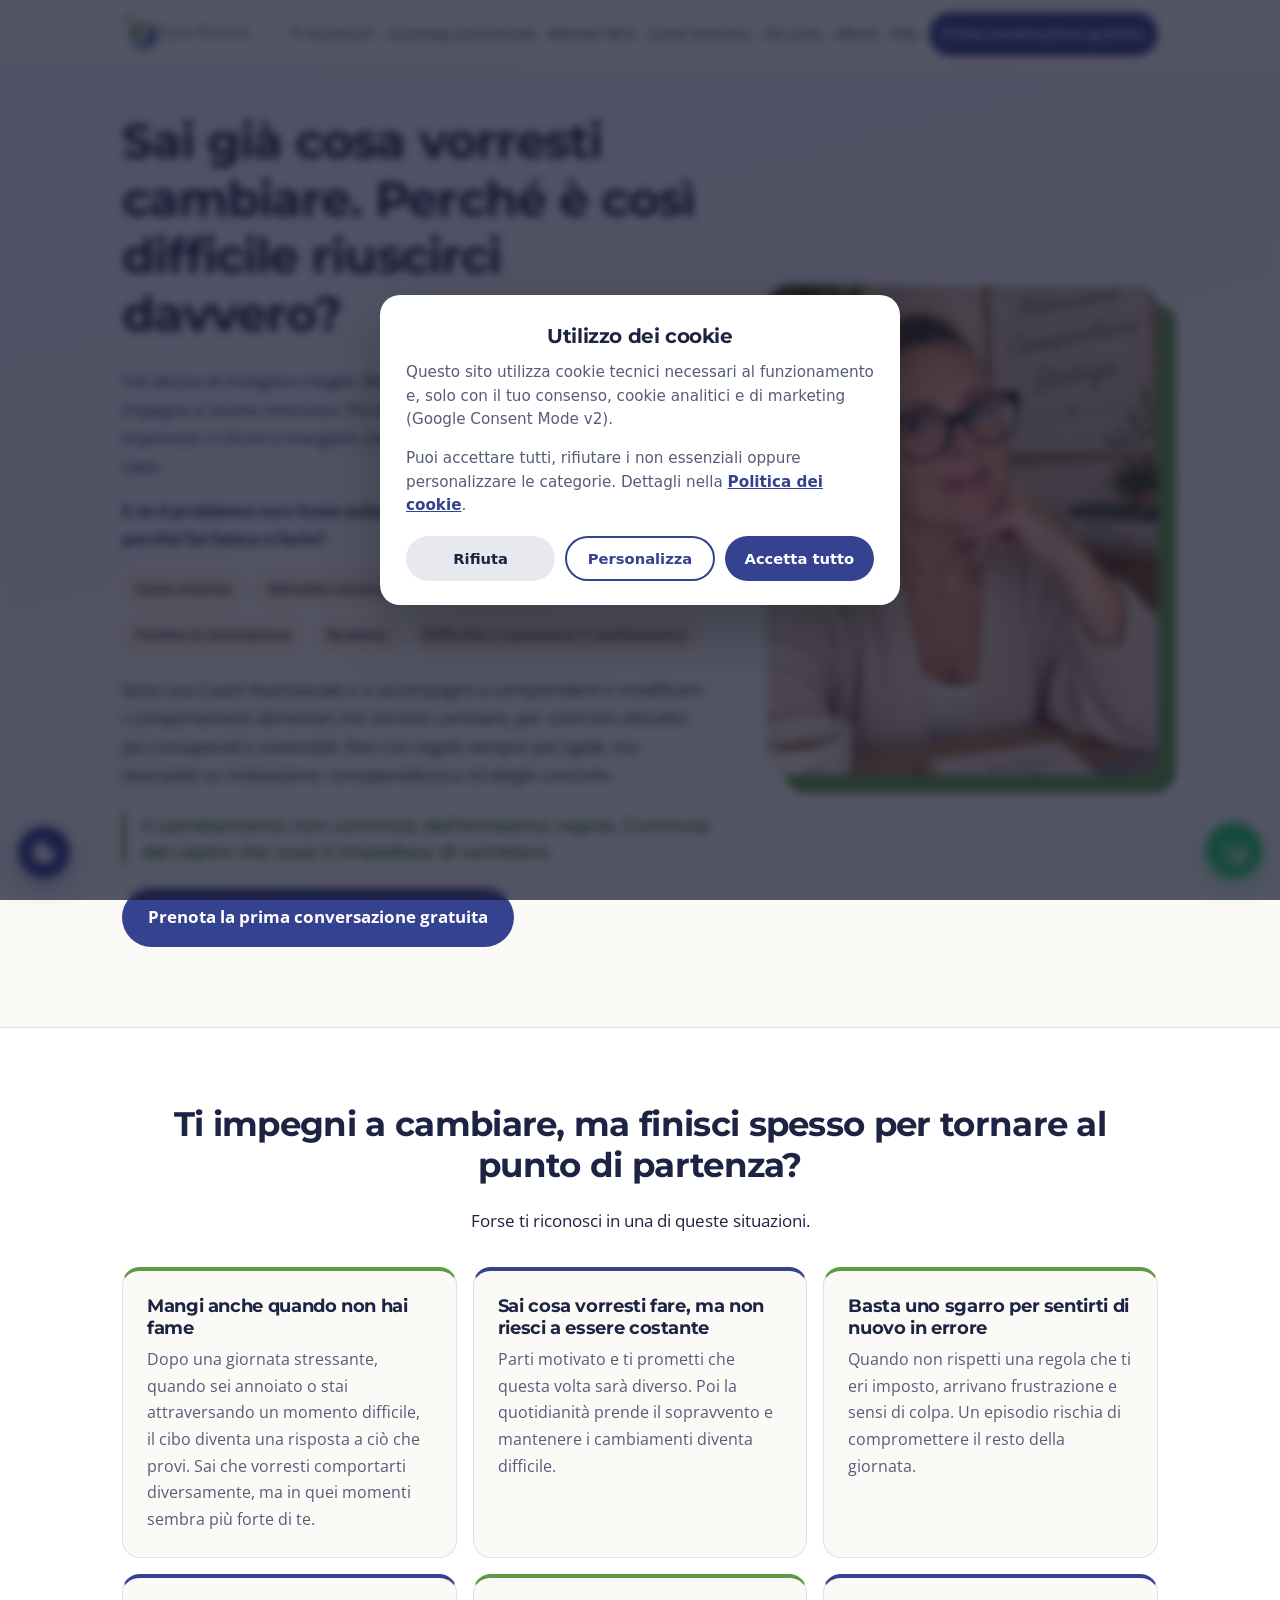
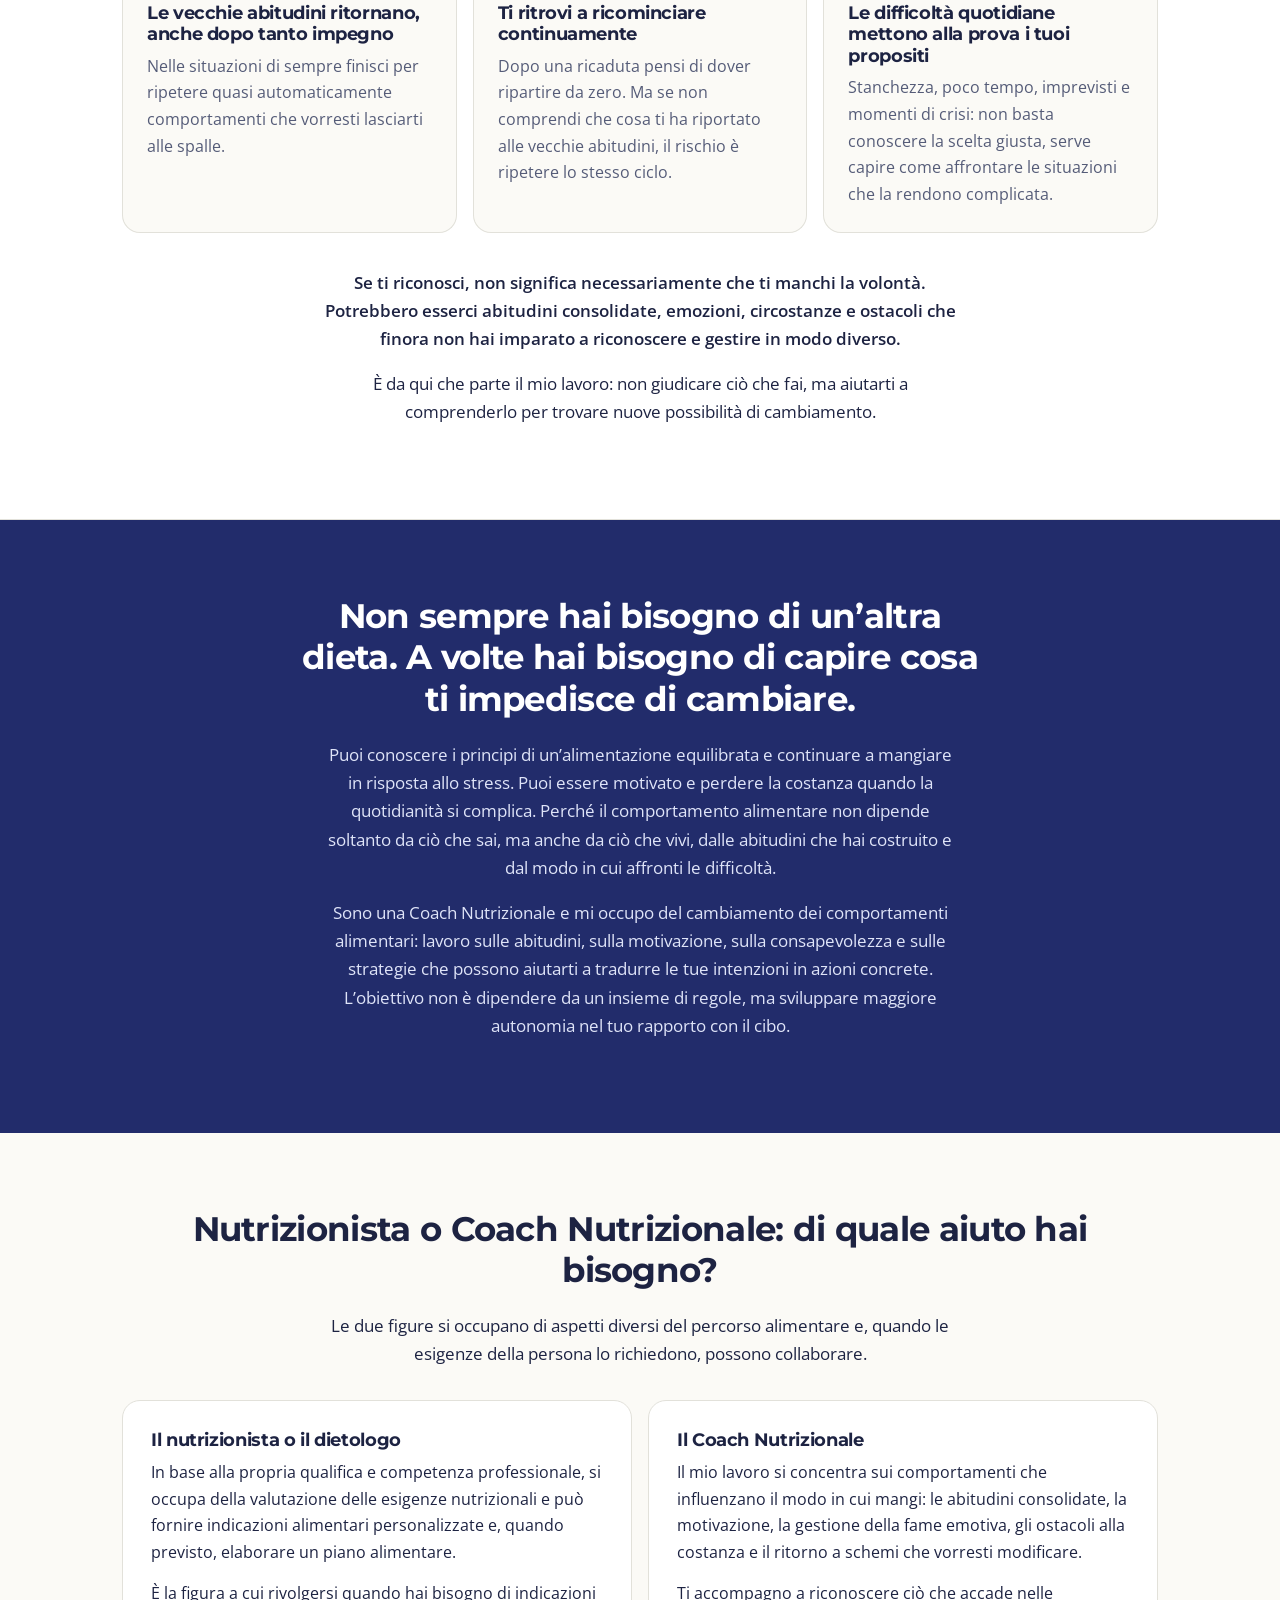
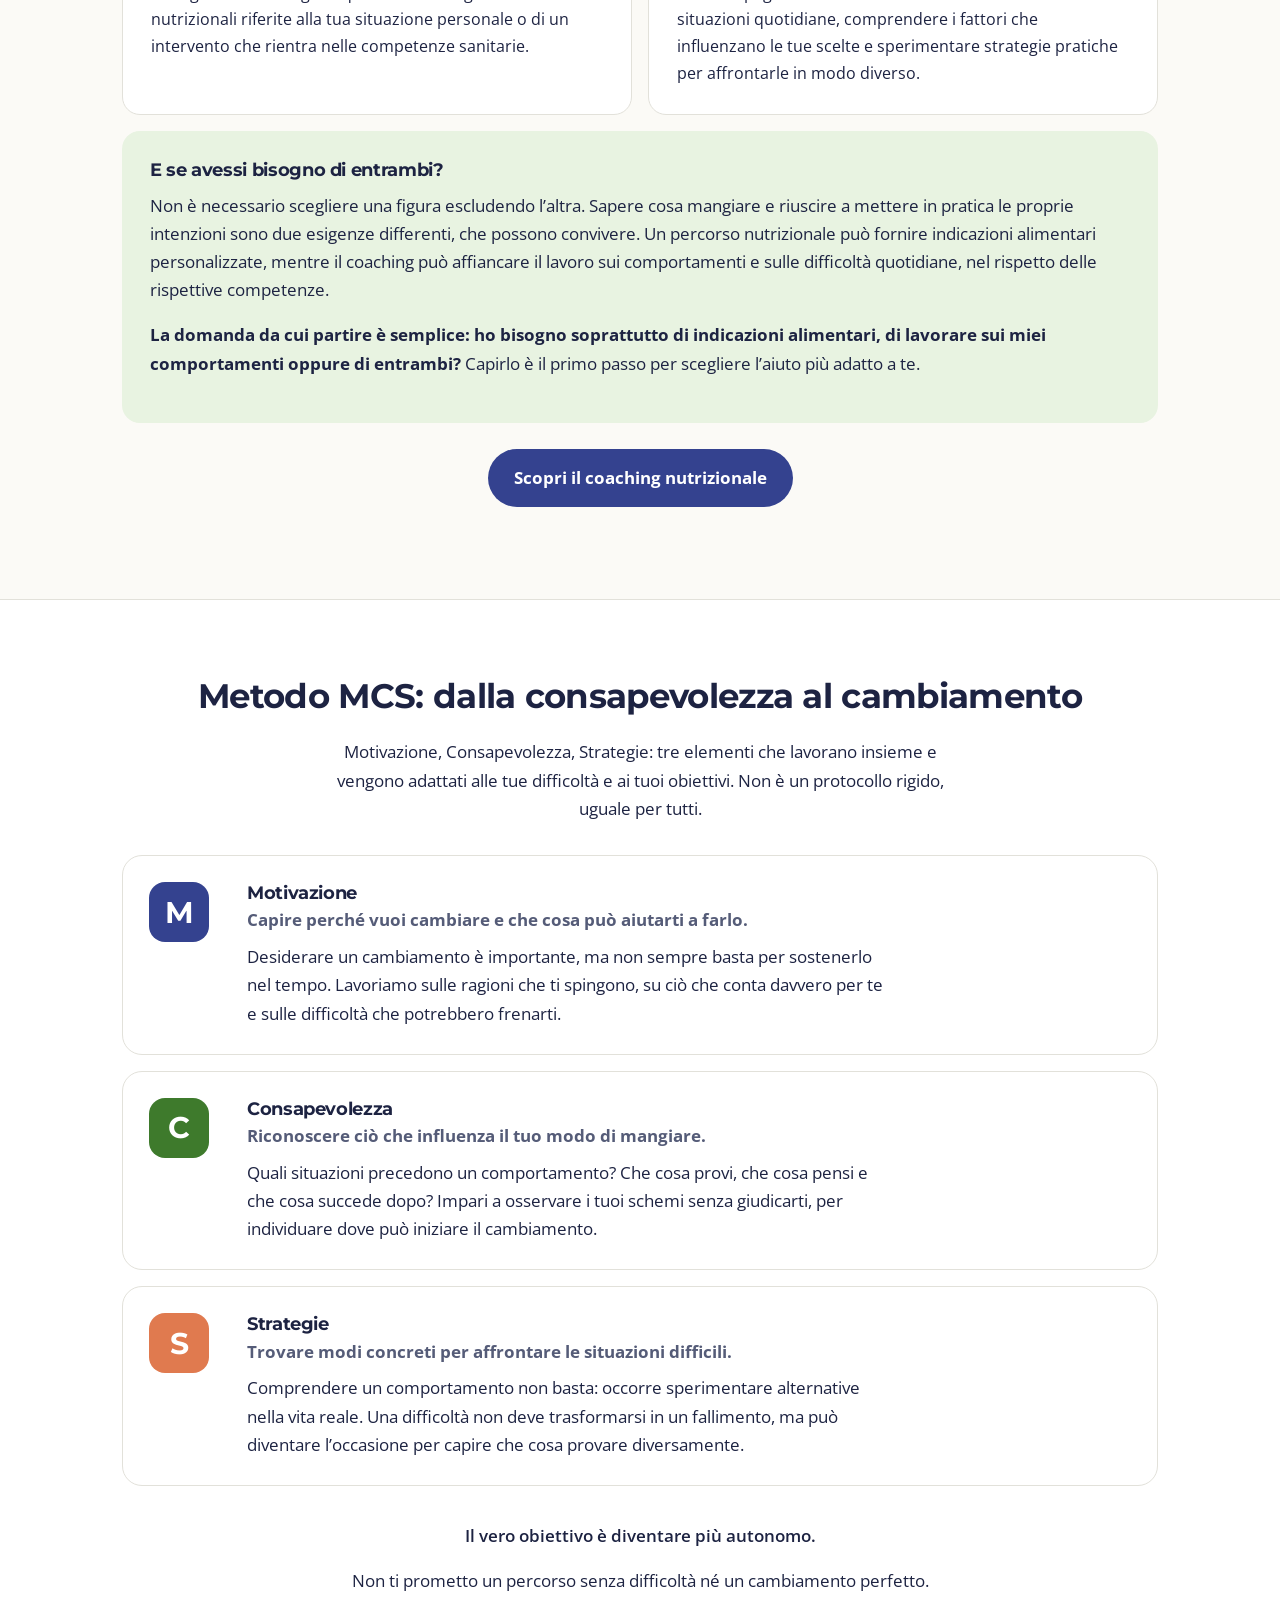
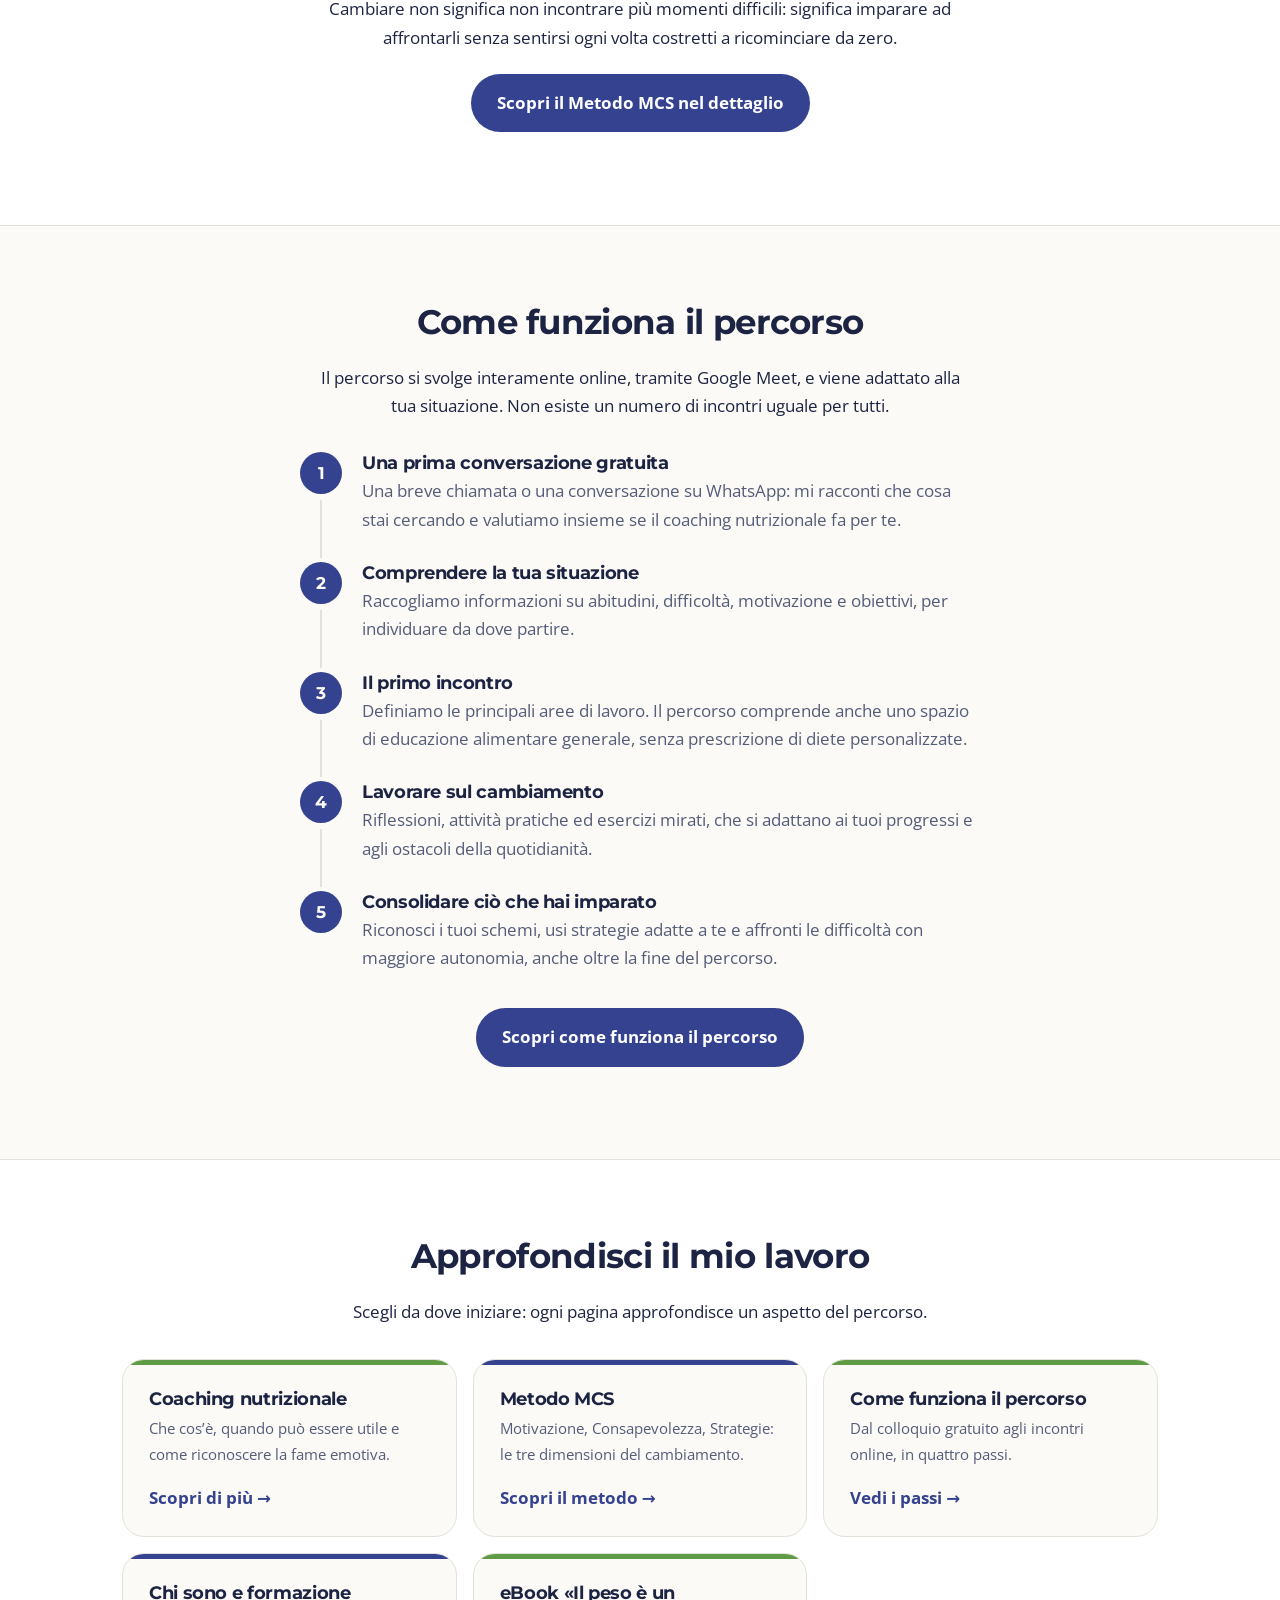
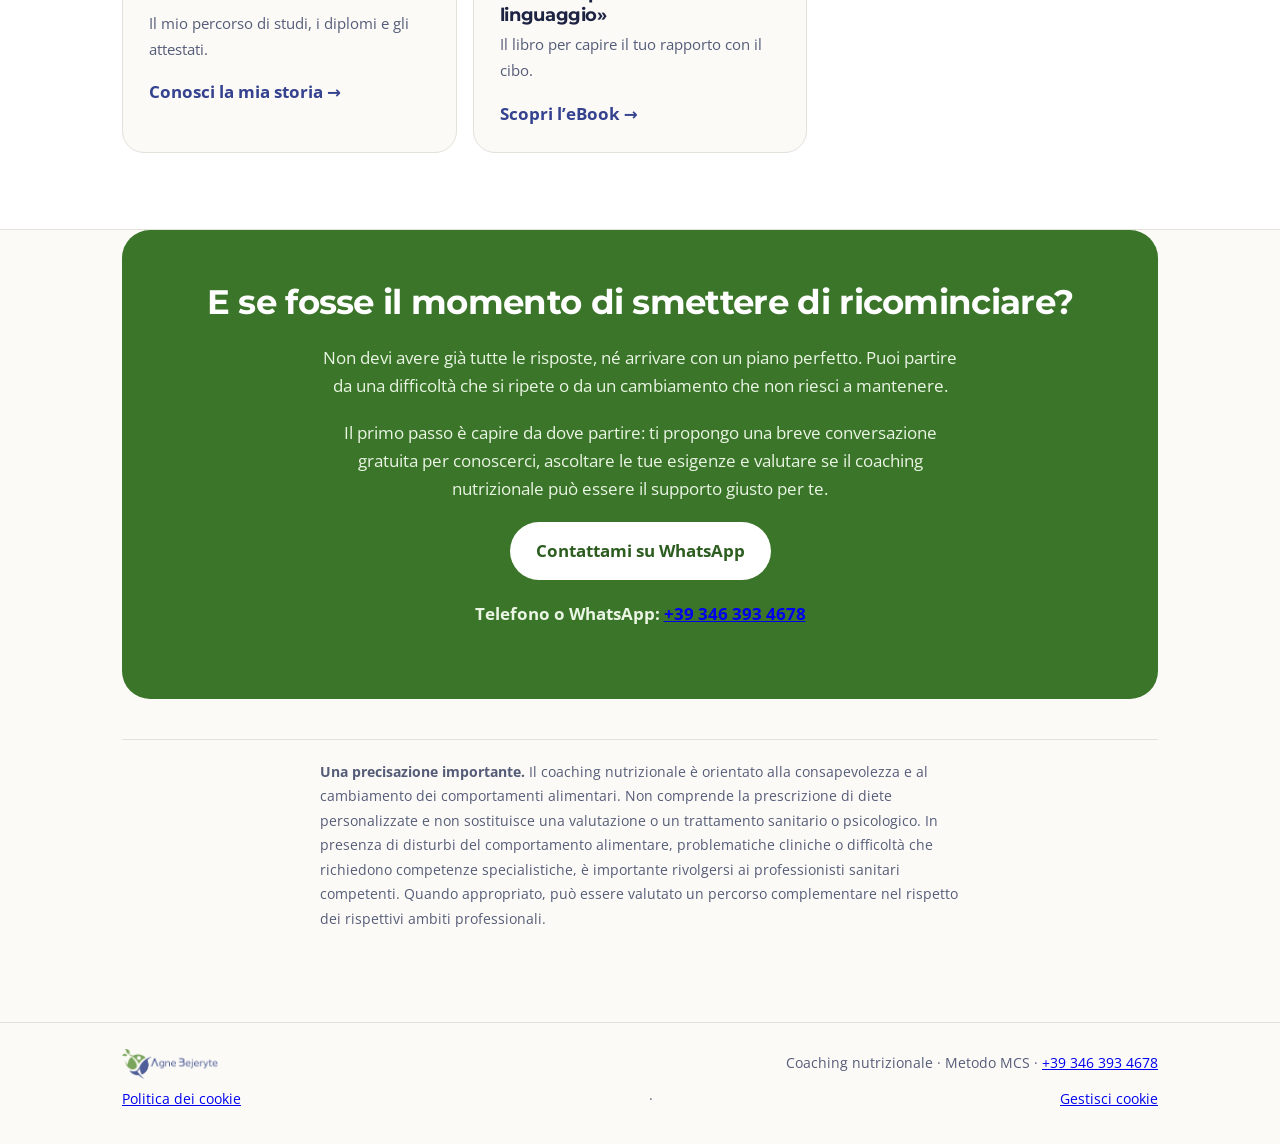
<file: index.html>
<!DOCTYPE html>
<html lang="it" class="js">
<head>
<meta charset="utf-8">
<!-- Google Consent Mode v2 – default denied (inline, prima di qualsiasi tag) -->
<script>
window.dataLayer = window.dataLayer || [];
function gtag(){dataLayer.push(arguments);}
window.gtag = gtag;
window.__agneConsentDefault = true;
gtag('consent','default',{
  'ad_storage':'denied',
  'ad_user_data':'denied',
  'ad_personalization':'denied',
  'analytics_storage':'denied',
  'functionality_storage':'granted',
  'security_storage':'granted',
  'wait_for_update':500
});
</script>
  <meta name="google-site-verification" content="GwU3JqNCjMbQLsC8WSmyg6S_TbtftJ_W4MkMnwloz6I" />
<title>Coaching Nutrizionale Online e Fame Emotiva · Metodo MCS | Agne Bejeryte</title>
<meta name="description" content="Coach nutrizionale online per fame emotiva e costanza alimentare. Metodo MCS: motivazione, consapevolezza e strategie. Prima conversazione gratuita su WhatsApp.">
<meta name="robots" content="index, follow, max-image-preview:large, max-snippet:-1, max-video-preview:-1">
<meta name="author" content="Agne Bejeryte">
<meta name="theme-color" content="#34428f">
<meta name="geo.region" content="IT">
<meta name="geo.placename" content="Italia">
<link rel="canonical" href="https://stefanosupernet-sudo.github.io/agne-counselor/">
<meta property="og:type" content="website">
<meta property="og:locale" content="it_IT">
<meta property="og:site_name" content="Agne Bejeryte – Coaching nutrizionale">
<meta property="og:title" content="Coaching Nutrizionale Online e Fame Emotiva · Metodo MCS | Agne Bejeryte">
<meta property="og:description" content="Coach nutrizionale online per fame emotiva e costanza alimentare. Metodo MCS: motivazione, consapevolezza e strategie. Prima conversazione gratuita su WhatsApp.">
<meta property="og:url" content="https://stefanosupernet-sudo.github.io/agne-counselor/">
<meta property="og:image" content="https://stefanosupernet-sudo.github.io/agne-counselor/img/foto-agne.jpg">
<meta property="og:image:alt" content="Agne Bejeryte, coach nutrizionale">
<meta name="twitter:card" content="summary_large_image">
<meta name="twitter:title" content="Coaching Nutrizionale Online e Fame Emotiva · Metodo MCS | Agne Bejeryte">
<meta name="twitter:description" content="Coach nutrizionale online per fame emotiva e costanza alimentare. Metodo MCS: motivazione, consapevolezza e strategie. Prima conversazione gratuita su WhatsApp.">
<meta name="twitter:image" content="https://stefanosupernet-sudo.github.io/agne-counselor/img/foto-agne.jpg">
<meta name="viewport" content="width=device-width, initial-scale=1, viewport-fit=cover">
<link rel="preconnect" href="https://fonts.googleapis.com">
<link rel="preconnect" href="https://fonts.gstatic.com" crossorigin>
<link href="https://fonts.googleapis.com/css2?family=Montserrat:wght@500;600;700&family=Open+Sans:wght@400;600;700&display=swap" rel="stylesheet">
<style>

:root{--bg:#fbfaf6;--surface:#fff;--ink:#1d2342;--muted:#555c78;--indigo:#34428f;--green:#5f9a45;--green-d:#3e7a2c;--tint:#eceffa;--sage:#e8f3e1;--peach:#fde6d8;--line:#e2e1da;--navy:#222c6b;
--head:'Montserrat',system-ui,sans-serif;--body:'Open Sans',system-ui,sans-serif;
box-sizing:border-box;padding-top:env(safe-area-inset-top,0px);padding-bottom:env(safe-area-inset-bottom,0px)}
@media(prefers-color-scheme:dark){:root:not([data-theme="light"]){--bg:#12152b;--surface:#1b2040;--ink:#eceffa;--muted:#aab1d0;--indigo:#9fb0f0;--green:#86c26a;--green-d:#9bd582;--tint:#232a52;--sage:#1f3326;--peach:#3a2a2a;--line:#2e3560;--navy:#0d1130;color-scheme:dark}
:root:not([data-theme="light"]) .logo{background:#fff;border-radius:8px;padding:4px 8px}}
:root[data-theme="dark"]{--bg:#12152b;--surface:#1b2040;--ink:#eceffa;--muted:#aab1d0;--indigo:#9fb0f0;--green:#86c26a;--green-d:#9bd582;--tint:#232a52;--sage:#1f3326;--peach:#3a2a2a;--line:#2e3560;--navy:#0d1130;color-scheme:dark}
:root[data-theme="dark"] .logo{background:#fff;border-radius:8px;padding:4px 8px}
html{scroll-behavior:smooth;scroll-padding-top:calc(env(safe-area-inset-top,0px) + 76px)}
*{box-sizing:border-box}
body{margin:0;background:var(--bg);color:var(--ink);font:400 1.04rem/1.7 var(--body)}
body::before{content:"";position:fixed;inset:0 0 auto;height:env(safe-area-inset-top,0px);z-index:30;background:var(--bg)}
img{max-width:100%;display:block}
h1,h2,h3{font-family:var(--head);font-weight:700;line-height:1.2;margin:0 0 .6em;letter-spacing:-.02em}
h1{font-size:clamp(1.9rem,5.2vw,3rem)}
h2{font-size:clamp(1.5rem,3.5vw,2.15rem);text-align:center}
h3{font-size:1.12rem}
p{margin:0 0 1em;max-width:64ch}
:focus-visible{outline:3px solid var(--indigo);outline-offset:3px;border-radius:6px}
.wrap{max-width:1080px;margin:0 auto;padding:0 22px}
section{padding:76px 0}
section .wrap>p{margin-inline:auto;text-align:center}
.btn{display:inline-block;background:#34428f;color:#fff;text-decoration:none;font-weight:700;padding:15px 26px;border-radius:999px;transition:transform .15s,background .15s}
.btn:hover{transform:translateY(-2px);background:#26327a}
header{position:sticky;top:env(safe-area-inset-top,0px);z-index:40;background:color-mix(in srgb,var(--bg) 92%,transparent);backdrop-filter:blur(10px);border-bottom:1px solid var(--line)}
header .wrap{display:flex;align-items:center;justify-content:space-between;gap:16px;height:68px}
.logo{height:40px;width:auto}
nav{display:flex;gap:22px;align-items:center}
nav a{text-decoration:none;font-weight:600;font-size:.92rem;color:var(--muted)}
nav a:hover{color:var(--ink)}
nav .btn{padding:10px 18px;color:#fff}
@media(max-width:900px){nav a:not(.btn){display:none}}
.hero{padding:44px 0 80px;background:linear-gradient(165deg,var(--tint),var(--bg) 70%)}
.hero .wrap{display:grid;grid-template-columns:1.2fr .8fr;gap:56px;align-items:center}
.hero h1{margin-bottom:.5em}
.chips{list-style:none;display:flex;flex-wrap:wrap;gap:8px;padding:0;margin:0 0 22px}
.chips li{background:var(--peach);font-weight:600;font-size:.88rem;padding:7px 14px;border-radius:999px}
.tag{font-family:var(--head);font-weight:600;color:var(--green-d);font-size:1.1rem;line-height:1.45;border-left:4px solid var(--green);padding-left:16px;margin:24px 0}
.photo{position:relative;border-radius:22px;aspect-ratio:4/5;isolation:isolate}
.photo::before{content:"";position:absolute;inset:18px -18px -18px 18px;border-radius:22px;background:var(--green);z-index:-1}
.photo img{width:100%;height:100%;border-radius:22px;object-fit:cover;object-position:50% 25%}
@media(max-width:820px){.hero .wrap{grid-template-columns:1fr;gap:36px}.photo{max-width:340px;margin:0 auto;order:-1}}
.band{background:var(--surface);border-block:1px solid var(--line)}
.grid{display:grid;grid-template-columns:repeat(auto-fit,minmax(300px,1fr));gap:16px;margin-top:32px}
.card{background:var(--bg);border:1px solid var(--line);border-radius:18px;padding:24px}
.card h3{margin-bottom:.45em}
.card p{margin:0;color:var(--muted);font-size:.98rem}
.grid .card:nth-child(odd){border-top:4px solid var(--green)}
.grid .card:nth-child(even){border-top:4px solid var(--indigo)}
.lead2{margin-top:36px;font-weight:600}
.statement{background:var(--navy);color:#fff}
.statement h2{color:#fff;max-width:20em;margin-inline:auto}
.statement p{color:#dfe4f8}
.two{display:grid;grid-template-columns:1fr 1fr;gap:16px;margin-top:32px}
.two .card{background:var(--surface);padding:28px}
.two .card p{color:var(--ink);margin-bottom:.9em}
.two .card p:last-child{margin:0}
.both{margin-top:16px;background:var(--sage);border-radius:18px;padding:28px}
.both p{max-width:none}
.mcs{display:grid;gap:16px;margin-top:32px}
.mcs article{display:grid;grid-template-columns:76px 1fr;gap:22px;background:var(--surface);border:1px solid var(--line);border-radius:20px;padding:26px}
.letter{width:60px;height:60px;border-radius:16px;display:grid;place-items:center;font:700 1.9rem var(--head);color:#fff;background:var(--indigo)}
.mcs article:nth-child(2) .letter{background:var(--green-d)}
.mcs article:nth-child(3) .letter{background:#e07a4f}
.mcs h3{margin-bottom:.15em}
.sub{font-weight:700;color:var(--muted);margin-bottom:.5em!important}
.mcs p:last-child{margin:0}
@media(max-width:560px){.mcs article{grid-template-columns:1fr;gap:12px}}
.steps{list-style:none;margin:32px auto 0;padding:0;max-width:680px;counter-reset:s}
.steps li{position:relative;padding:0 0 28px 62px;counter-increment:s}
.steps li::before{content:counter(s);position:absolute;left:0;top:0;width:42px;height:42px;border-radius:50%;background:var(--indigo);color:var(--bg);font:700 1.05rem var(--head);display:grid;place-items:center}
.steps li::after{content:"";position:absolute;left:20px;top:48px;bottom:4px;width:2px;background:var(--line)}
.steps li:last-child::after{display:none}
.steps h3{margin-bottom:.2em}
.steps p{margin:0;color:var(--muted)}
.contact{background:#3a7529;color:#fff;border-radius:28px;padding:52px 28px;text-align:center}
.contact h2{color:#fff}
.contact p{margin:0 auto 1.1em;color:#eaf5e4}
.contact .btn{background:#fff;color:#2d5e20}
.contact .btn:hover{background:var(--sage)}
.note{font-size:.9rem;color:var(--muted);border-top:1px solid var(--line);margin-top:40px;padding-top:20px}
.note p{max-width:80ch;margin-inline:auto;text-align:left!important}
footer{padding:26px 0 34px;border-top:1px solid var(--line);color:var(--muted);font-size:.9rem}
footer .wrap{display:flex;align-items:center;justify-content:space-between;flex-wrap:wrap;gap:12px}
footer .logo{height:30px}
@media(max-width:720px){.two{grid-template-columns:1fr}}
.bar{position:fixed;top:env(safe-area-inset-top,0px);left:0;right:0;height:4px;z-index:60;background:linear-gradient(90deg,var(--green),var(--indigo));transform-origin:0 50%;transform:scaleX(0)}
header{transition:box-shadow .3s}header.sc{box-shadow:0 8px 24px -16px #34428f}
html.js .rv{opacity:0;transform:translateY(24px);transition:opacity .7s,transform .7s}
html.js .rv.l{transform:translateX(-28px)}
html.js .rv.r{transform:translateX(28px)}
html.js .rv.in{opacity:1;transform:none}
html.js .pain.in:hover,html.js .mcs article.in:hover{transform:translateY(-4px);box-shadow:0 14px 30px -20px #34428f}
.photo{translate:0 var(--py,0px)}
.explore{display:grid;grid-template-columns:repeat(auto-fit,minmax(260px,1fr));gap:16px;margin-top:32px}
.xl{display:block;text-decoration:none;color:inherit;background:var(--bg);border:1px solid var(--line);border-radius:22px;padding:28px 26px 24px;position:relative;overflow:hidden}
.xl::before{content:"";position:absolute;left:0;top:0;right:0;height:5px;background:var(--green)}
.xl:nth-child(even)::before{background:var(--indigo)}
.xl h3{margin-bottom:.4em}
.xl p{margin:0 0 1em;color:var(--muted);font-size:.96rem;text-align:left}
.xl span{font-weight:700;color:var(--indigo)}
.xl span::after{content:" →"}
.xl:hover{transform:translateY(-5px);box-shadow:0 18px 36px -22px #34428f}
html.js .xl.in:hover{transform:translateY(-5px);box-shadow:0 18px 36px -22px #34428f}
@media(prefers-reduced-motion:reduce){html{scroll-behavior:auto}.btn{transition:none}html.js .rv{opacity:1!important;transform:none!important;transition:none}.bar{display:none}.photo{translate:none}}


.menu-toggle{display:none;background:none;border:none;cursor:pointer;padding:10px;z-index:45}
.menu-toggle span{display:block;width:22px;height:2px;background:var(--ink);margin:5px 0;border-radius:1px;transition:transform .2s,opacity .2s}
.menu-toggle[aria-expanded="true"] span:nth-child(1){transform:translateY(7px) rotate(45deg)}
.menu-toggle[aria-expanded="true"] span:nth-child(2){opacity:0}
.menu-toggle[aria-expanded="true"] span:nth-child(3){transform:translateY(-7px) rotate(-45deg)}
nav.main-nav{display:flex;gap:12px;align-items:center;flex-wrap:wrap}
nav.main-nav a{text-decoration:none;font-weight:600;font-size:.85rem;color:var(--muted)}
nav.main-nav a:hover{color:var(--indigo)}
nav.main-nav .btn{padding:10px 14px;color:#fff;font-size:.85rem}
header .wrap{position:relative}
@media(max-width:960px){
  .menu-toggle{display:block}
  nav.main-nav,nav{display:none;position:absolute;left:0;right:0;top:100%;background:var(--surface);border-bottom:1px solid var(--line);flex-direction:column;align-items:stretch;padding:12px 22px 20px;gap:4px;box-shadow:0 12px 28px rgba(29,35,66,.1);z-index:42}
  nav.main-nav.open,nav.open{display:flex}
  nav.main-nav a,nav a{display:block!important;padding:12px 8px;font-size:1rem;color:var(--ink);border-bottom:1px solid var(--line)}
  nav.main-nav a.btn,nav a.btn{margin-top:10px;text-align:center;color:#fff!important;border:0}
}
.wa-float{position:fixed;right:18px;bottom:22px;z-index:50;width:56px;height:56px;border-radius:50%;background:#25D366;color:#fff;display:grid;place-items:center;box-shadow:0 8px 24px rgba(37,211,102,.45);transition:transform .15s}
.wa-float:hover{transform:scale(1.08)}

</style>
<script src="js/cookie-consent.js"></script>
<!--seo-ld-->
<script type="application/ld+json">
{
  "@context": "https://schema.org",
  "@graph": [
    {
      "@type": "WebSite",
      "@id": "https://stefanosupernet-sudo.github.io/agne-counselor/#website",
      "name": "Agne Bejeryte – Coaching nutrizionale",
      "url": "https://stefanosupernet-sudo.github.io/agne-counselor/",
      "inLanguage": "it-IT",
      "publisher": {
        "@id": "https://stefanosupernet-sudo.github.io/agne-counselor/#person"
      },
      "about": {
        "@id": "https://stefanosupernet-sudo.github.io/agne-counselor/#service"
      }
    },
    {
      "@type": "ProfessionalService",
      "@id": "https://stefanosupernet-sudo.github.io/agne-counselor/#service",
      "name": "Agne Bejeryte – Coaching nutrizionale",
      "alternateName": "Coaching nutrizionale Metodo MCS",
      "description": "Coaching nutrizionale online orientato a fame emotiva, costanza e cambiamento delle abitudini alimentari con il Metodo MCS.",
      "url": "https://stefanosupernet-sudo.github.io/agne-counselor/",
      "image": "https://stefanosupernet-sudo.github.io/agne-counselor/img/foto-agne.jpg",
      "logo": "https://stefanosupernet-sudo.github.io/agne-counselor/img/logo%20web%20nuovo.png",
      "telephone": "+39-346-393-4678",
      "priceRange": "€€",
      "currenciesAccepted": "EUR",
      "areaServed": {
        "@type": "Country",
        "name": "Italia"
      },
      "availableLanguage": [
        "Italian",
        "it"
      ],
      "serviceType": "Coaching nutrizionale online",
      "provider": {
        "@id": "https://stefanosupernet-sudo.github.io/agne-counselor/#person"
      },
      "hasOfferCatalog": {
        "@type": "OfferCatalog",
        "name": "Servizi",
        "itemListElement": [
          {
            "@type": "Offer",
            "name": "Prima conversazione gratuita",
            "url": "https://wa.me/393463934678",
            "price": "0",
            "priceCurrency": "EUR"
          },
          {
            "@type": "Offer",
            "itemOffered": {
              "@type": "Service",
              "name": "Percorso di coaching nutrizionale online",
              "description": "Incontri online su Google Meet con focus su motivazione, consapevolezza e strategie."
            }
          },
          {
            "@type": "Offer",
            "itemOffered": {
              "@type": "Book",
              "name": "Il peso è un linguaggio",
              "url": "https://stefanosupernet-sudo.github.io/agne-counselor/ebook.html"
            }
          }
        ]
      },
      "potentialAction": {
        "@type": "CommunicateAction",
        "name": "Contatto WhatsApp",
        "target": "https://wa.me/393463934678"
      }
    },
    {
      "@type": "Person",
      "@id": "https://stefanosupernet-sudo.github.io/agne-counselor/#person",
      "name": "Agne Bejeryte",
      "url": "https://stefanosupernet-sudo.github.io/agne-counselor/",
      "image": "https://stefanosupernet-sudo.github.io/agne-counselor/img/foto-agne.jpg",
      "jobTitle": "Coach Nutrizionale",
      "description": "Coach nutrizionale specializzata in fame emotiva, abitudini alimentari e Metodo MCS (Motivazione, Consapevolezza, Strategie).",
      "telephone": "+39-346-393-4678",
      "sameAs": [
        "https://wa.me/393463934678"
      ],
      "knowsAbout": [
        "Coaching nutrizionale",
        "Fame emotiva",
        "Metodo MCS",
        "Abitudini alimentari",
        "Consapevolezza alimentare",
        "Nutrizione psicosomatica"
      ],
      "alumniOf": {
        "@type": "EducationalOrganization",
        "name": "Università delle Scienze della Salute Psicologiche e Sociali (UniPsi)"
      },
      "hasCredential": [
        {
          "@type": "EducationalOccupationalCredential",
          "name": "Diploma di Consulente in Naturopatia Scientifica"
        },
        {
          "@type": "EducationalOccupationalCredential",
          "name": "Laurea in Servizio Sociale"
        }
      ]
    }
  ]
}
</script>
<!--/seo-ld-->
</head>
<body>
<div class="bar" aria-hidden="true"></div>
<header>
<div class="wrap">
<a href="https://stefanosupernet-sudo.github.io/agne-counselor/" aria-label="Home"><img class="logo" src="img/logo%20web%20nuovo.png" alt="Agne Bejeryte – Coach Nutrizionale" width="120" height="40"></a>
<button class="menu-toggle" type="button" aria-label="Apri menu" aria-expanded="false" aria-controls="main-nav"><span></span><span></span><span></span></button>
<nav class="main-nav" id="main-nav" aria-label="Principale">
<a href="#problema">Ti riconosci?</a>
<a href="coaching.html">Coaching nutrizionale</a>
<a href="metodo-mcs.html">Metodo MCS</a>
<a href="percorso.html">Come funziona</a>
<a href="attestati.html">Chi sono</a>
<a href="ebook.html">eBook</a>
<a href="faq.html">FAQ</a>
<a class="btn" href="https://wa.me/393463934678?text=Ciao%2C%20vorrei%20una%20prima%20conversazione%20gratuita" target="_blank" rel="noopener">Prima conversazione gratuita</a>
</nav>
</div>
</header>
<main id="top">

<section class="hero"><div class="wrap">
<div>
<h1>Sai già cosa vorresti cambiare. Perché è così difficile riuscirci davvero?</h1>
<p>Hai deciso di mangiare meglio. Magari ci hai provato tante volte, con impegno e buone intenzioni. Poi arrivano lo stress, la stanchezza, gli imprevisti: ti ritrovi a mangiare come prima e pensi di dover ricominciare da capo.</p>
<p><strong>E se il problema non fosse soltanto sapere cosa fare, ma capire perché fai fatica a farlo?</strong></p>
<ul class="chips"><li>Fame emotiva</li><li>Abitudini automatiche</li><li>Sensi di colpa</li><li>Perdita di motivazione</li><li>Ricadute</li><li>Difficoltà a mantenere il cambiamento</li></ul>
<p>Sono una Coach Nutrizionale e ti accompagno a comprendere e modificare i comportamenti alimentari che vorresti cambiare, per costruire abitudini più consapevoli e sostenibili. Non con regole sempre più rigide, ma lavorando su motivazione, consapevolezza e strategie concrete.</p>
<p class="tag">Il cambiamento non comincia dall’ennesima regola. Comincia dal capire che cosa ti impedisce di cambiare.</p>
<a class="btn" href="#contatti">Prenota la prima conversazione gratuita</a>
</div>
<div class="photo"><img src="img/foto-agne.jpg" alt="La coach seduta alla scrivania, con un quaderno e una tazza di tè"></div>
</div></section>

<section class="band" id="problema"><div class="wrap">
<h2>Ti impegni a cambiare, ma finisci spesso per tornare al punto di partenza?</h2>
<p>Forse ti riconosci in una di queste situazioni.</p>
<div class="grid">
<div class="card"><h3>Mangi anche quando non hai fame</h3><p>Dopo una giornata stressante, quando sei annoiato o stai attraversando un momento difficile, il cibo diventa una risposta a ciò che provi. Sai che vorresti comportarti diversamente, ma in quei momenti sembra più forte di te.</p></div>
<div class="card"><h3>Sai cosa vorresti fare, ma non riesci a essere costante</h3><p>Parti motivato e ti prometti che questa volta sarà diverso. Poi la quotidianità prende il sopravvento e mantenere i cambiamenti diventa difficile.</p></div>
<div class="card"><h3>Basta uno sgarro per sentirti di nuovo in errore</h3><p>Quando non rispetti una regola che ti eri imposto, arrivano frustrazione e sensi di colpa. Un episodio rischia di compromettere il resto della giornata.</p></div>
<div class="card"><h3>Le vecchie abitudini ritornano, anche dopo tanto impegno</h3><p>Nelle situazioni di sempre finisci per ripetere quasi automaticamente comportamenti che vorresti lasciarti alle spalle.</p></div>
<div class="card"><h3>Ti ritrovi a ricominciare continuamente</h3><p>Dopo una ricaduta pensi di dover ripartire da zero. Ma se non comprendi che cosa ti ha riportato alle vecchie abitudini, il rischio è ripetere lo stesso ciclo.</p></div>
<div class="card"><h3>Le difficoltà quotidiane mettono alla prova i tuoi propositi</h3><p>Stanchezza, poco tempo, imprevisti e momenti di crisi: non basta conoscere la scelta giusta, serve capire come affrontare le situazioni che la rendono complicata.</p></div>
</div>
<p class="lead2">Se ti riconosci, non significa necessariamente che ti manchi la volontà. Potrebbero esserci abitudini consolidate, emozioni, circostanze e ostacoli che finora non hai imparato a riconoscere e gestire in modo diverso.</p>
<p>È da qui che parte il mio lavoro: non giudicare ciò che fai, ma aiutarti a comprenderlo per trovare nuove possibilità di cambiamento.</p>
</div></section>

<section class="statement"><div class="wrap">
<h2>Non sempre hai bisogno di un’altra dieta. A volte hai bisogno di capire cosa ti impedisce di cambiare.</h2>
<p>Puoi conoscere i principi di un’alimentazione equilibrata e continuare a mangiare in risposta allo stress. Puoi essere motivato e perdere la costanza quando la quotidianità si complica. Perché il comportamento alimentare non dipende soltanto da ciò che sai, ma anche da ciò che vivi, dalle abitudini che hai costruito e dal modo in cui affronti le difficoltà.</p>
<p>Sono una Coach Nutrizionale e mi occupo del cambiamento dei comportamenti alimentari: lavoro sulle abitudini, sulla motivazione, sulla consapevolezza e sulle strategie che possono aiutarti a tradurre le tue intenzioni in azioni concrete. L’obiettivo non è dipendere da un insieme di regole, ma sviluppare maggiore autonomia nel tuo rapporto con il cibo.</p>
</div></section>

<section id="aiuto"><div class="wrap">
<h2>Nutrizionista o Coach Nutrizionale: di quale aiuto hai bisogno?</h2>
<p>Le due figure si occupano di aspetti diversi del percorso alimentare e, quando le esigenze della persona lo richiedono, possono collaborare.</p>
<div class="two">
<div class="card"><h3>Il nutrizionista o il dietologo</h3><p>In base alla propria qualifica e competenza professionale, si occupa della valutazione delle esigenze nutrizionali e può fornire indicazioni alimentari personalizzate e, quando previsto, elaborare un piano alimentare.</p><p>È la figura a cui rivolgersi quando hai bisogno di indicazioni nutrizionali riferite alla tua situazione personale o di un intervento che rientra nelle competenze sanitarie.</p></div>
<div class="card"><h3>Il Coach Nutrizionale</h3><p>Il mio lavoro si concentra sui comportamenti che influenzano il modo in cui mangi: le abitudini consolidate, la motivazione, la gestione della fame emotiva, gli ostacoli alla costanza e il ritorno a schemi che vorresti modificare.</p><p>Ti accompagno a riconoscere ciò che accade nelle situazioni quotidiane, comprendere i fattori che influenzano le tue scelte e sperimentare strategie pratiche per affrontarle in modo diverso.</p></div>
</div>
<div class="both">
<h3>E se avessi bisogno di entrambi?</h3>
<p>Non è necessario scegliere una figura escludendo l’altra. Sapere cosa mangiare e riuscire a mettere in pratica le proprie intenzioni sono due esigenze differenti, che possono convivere. Un percorso nutrizionale può fornire indicazioni alimentari personalizzate, mentre il coaching può affiancare il lavoro sui comportamenti e sulle difficoltà quotidiane, nel rispetto delle rispettive competenze.</p>
<p><strong>La domanda da cui partire è semplice: ho bisogno soprattutto di indicazioni alimentari, di lavorare sui miei comportamenti oppure di entrambi?</strong> Capirlo è il primo passo per scegliere l’aiuto più adatto a te.</p>
</div>
<p style="margin-top:26px"><a class="btn" href="coaching.html">Scopri il coaching nutrizionale</a></p>
</div></section>

<section class="band" id="metodo"><div class="wrap">
<h2>Metodo MCS: dalla consapevolezza al cambiamento</h2>
<p>Motivazione, Consapevolezza, Strategie: tre elementi che lavorano insieme e vengono adattati alle tue difficoltà e ai tuoi obiettivi. Non è un protocollo rigido, uguale per tutti.</p>
<div class="mcs">
<article><div class="letter" aria-hidden="true">M</div><div><h3>Motivazione</h3><p class="sub">Capire perché vuoi cambiare e che cosa può aiutarti a farlo.</p><p>Desiderare un cambiamento è importante, ma non sempre basta per sostenerlo nel tempo. Lavoriamo sulle ragioni che ti spingono, su ciò che conta davvero per te e sulle difficoltà che potrebbero frenarti.</p></div></article>
<article><div class="letter" aria-hidden="true">C</div><div><h3>Consapevolezza</h3><p class="sub">Riconoscere ciò che influenza il tuo modo di mangiare.</p><p>Quali situazioni precedono un comportamento? Che cosa provi, che cosa pensi e che cosa succede dopo? Impari a osservare i tuoi schemi senza giudicarti, per individuare dove può iniziare il cambiamento.</p></div></article>
<article><div class="letter" aria-hidden="true">S</div><div><h3>Strategie</h3><p class="sub">Trovare modi concreti per affrontare le situazioni difficili.</p><p>Comprendere un comportamento non basta: occorre sperimentare alternative nella vita reale. Una difficoltà non deve trasformarsi in un fallimento, ma può diventare l’occasione per capire che cosa provare diversamente.</p></div></article>
</div>
<p class="lead2">Il vero obiettivo è diventare più autonomo.</p>
<p>Non ti prometto un percorso senza difficoltà né un cambiamento perfetto. Cambiare non significa non incontrare più momenti difficili: significa imparare ad affrontarli senza sentirsi ogni volta costretti a ricominciare da zero.</p>
<p style="margin-top:22px"><a class="btn" href="metodo-mcs.html">Scopri il Metodo MCS nel dettaglio</a></p>
</div></section>

<section id="percorso"><div class="wrap">
<h2>Come funziona il percorso</h2>
<p>Il percorso si svolge interamente online, tramite Google Meet, e viene adattato alla tua situazione. Non esiste un numero di incontri uguale per tutti.</p>
<ol class="steps">
<li><h3>Una prima conversazione gratuita</h3><p>Una breve chiamata o una conversazione su WhatsApp: mi racconti che cosa stai cercando e valutiamo insieme se il coaching nutrizionale fa per te.</p></li>
<li><h3>Comprendere la tua situazione</h3><p>Raccogliamo informazioni su abitudini, difficoltà, motivazione e obiettivi, per individuare da dove partire.</p></li>
<li><h3>Il primo incontro</h3><p>Definiamo le principali aree di lavoro. Il percorso comprende anche uno spazio di educazione alimentare generale, senza prescrizione di diete personalizzate.</p></li>
<li><h3>Lavorare sul cambiamento</h3><p>Riflessioni, attività pratiche ed esercizi mirati, che si adattano ai tuoi progressi e agli ostacoli della quotidianità.</p></li>
<li><h3>Consolidare ciò che hai imparato</h3><p>Riconosci i tuoi schemi, usi strategie adatte a te e affronti le difficoltà con maggiore autonomia, anche oltre la fine del percorso.</p></li>
</ol>
<p style="margin-top:8px"><a class="btn" href="percorso.html">Scopri come funziona il percorso</a></p>
</div></section>

<section class="band" id="esplora"><div class="wrap">
<h2>Approfondisci il mio lavoro</h2>
<p>Scegli da dove iniziare: ogni pagina approfondisce un aspetto del percorso.</p>
<div class="explore">
<a class="xl" href="coaching.html"><h3>Coaching nutrizionale</h3><p>Che cos’è, quando può essere utile e come riconoscere la fame emotiva.</p><span>Scopri di più</span></a>
<a class="xl" href="metodo-mcs.html"><h3>Metodo MCS</h3><p>Motivazione, Consapevolezza, Strategie: le tre dimensioni del cambiamento.</p><span>Scopri il metodo</span></a>
<a class="xl" href="percorso.html"><h3>Come funziona il percorso</h3><p>Dal colloquio gratuito agli incontri online, in quattro passi.</p><span>Vedi i passi</span></a>
<a class="xl" href="attestati.html"><h3>Chi sono e formazione</h3><p>Il mio percorso di studi, i diplomi e gli attestati.</p><span>Conosci la mia storia</span></a>
<a class="xl" href="ebook.html"><h3>eBook «Il peso è un linguaggio»</h3><p>Il libro per capire il tuo rapporto con il cibo.</p><span>Scopri l’eBook</span></a>
</div></div></section>

<section id="contatti" style="padding-top:0"><div class="wrap">
<div class="contact">
<h2>E se fosse il momento di smettere di ricominciare?</h2>
<p>Non devi avere già tutte le risposte, né arrivare con un piano perfetto. Puoi partire da una difficoltà che si ripete o da un cambiamento che non riesci a mantenere.</p>
<p>Il primo passo è capire da dove partire: ti propongo una breve conversazione gratuita per conoscerci, ascoltare le tue esigenze e valutare se il coaching nutrizionale può essere il supporto giusto per te.</p>
<a class="btn" href="https://wa.me/393463934678?text=Ciao%2C%20vorrei%20una%20prima%20conversazione%20gratuita">Contattami su WhatsApp</a>
<p style="margin-top:20px"><strong>Telefono o WhatsApp: <a href="https://wa.me/393463934678" target="_blank" rel="noopener">+39 346 393 4678</a></strong></p>
</div>
<div class="note"><p><strong>Una precisazione importante.</strong> Il coaching nutrizionale è orientato alla consapevolezza e al cambiamento dei comportamenti alimentari. Non comprende la prescrizione di diete personalizzate e non sostituisce una valutazione o un trattamento sanitario o psicologico. In presenza di disturbi del comportamento alimentare, problematiche cliniche o difficoltà che richiedono competenze specialistiche, è importante rivolgersi ai professionisti sanitari competenti. Quando appropriato, può essere valutato un percorso complementare nel rispetto dei rispettivi ambiti professionali.</p></div>
</div></section>

</main>
<footer>
<div class="wrap">
<a href="https://stefanosupernet-sudo.github.io/agne-counselor/"><img class="logo" src="img/logo%20web%20nuovo.png" alt="Agne Bejeryte" width="96" height="30"></a>
<span>Coaching nutrizionale · Metodo MCS · <a href="https://wa.me/393463934678" target="_blank" rel="noopener">+39 346 393 4678</a></span>
</div>
<div class="wrap" style="padding-top:8px;font-size:.85rem"><a href="cookie-policy.html">Politica dei cookie</a> · <a href="#" onclick="if(window.agneCookieConsent){agneCookieConsent.reopen();return false}">Gestisci cookie</a></div>
</footer>
<a class="wa-float" aria-label="Scrivi su WhatsApp" href="https://wa.me/393463934678?text=Ciao%2C%20vorrei%20una%20prima%20conversazione%20gratuita" target="_blank" rel="noopener" aria-label="Scrivi su WhatsApp">
<svg viewBox="0 0 24 24" width="28" height="28" aria-hidden="true"><path fill="currentColor" d="M17.47 14.38c-.3-.15-1.77-.87-2.04-.97-.27-.1-.47-.15-.67.15-.2.3-.77.97-.95 1.17-.17.2-.35.22-.65.07-.3-.15-1.26-.46-2.4-1.48-.89-.79-1.49-1.77-1.66-2.07-.17-.3-.02-.46.13-.61.13-.13.3-.35.45-.52.15-.17.2-.3.3-.5.1-.2.05-.37-.02-.52-.07-.15-.67-1.62-.92-2.22-.24-.58-.49-.5-.67-.51h-.57c-.2 0-.52.07-.8.37-.27.3-1.04 1.02-1.04 2.48s1.07 2.87 1.22 3.07c.15.2 2.1 3.2 5.08 4.49.71.31 1.26.49 1.69.63.71.23 1.36.2 1.87.12.57-.08 1.77-.72 2.02-1.42.25-.7.25-1.3.17-1.42-.07-.12-.27-.2-.57-.35zM12.05 21.8h-.01a9.8 9.8 0 01-5-.1l.1.06-3.3.87 1.05-3.2a9.8 9.8 0 01-1.5-5.2 9.85 9.85 0 019.85-9.85 9.8 9.8 0 016.96 2.88 9.82 9.82 0 012.88 6.97 9.85 9.85 0 01-9.84 9.85zm0-17.96A8.1 8.1 0 003.96 12a8.1 8.1 0 001.35 4.47l.08.13-1.45 4.46 4.57-1.2.12.07A8.1 8.1 0 0012.05 20.1 8.1 8.1 0 0020.15 12a8.1 8.1 0 00-8.1-8.16z"/></svg>
</a>
<script>

(function(){
function add(s){document.querySelectorAll(s).forEach(function(e){e.classList.add('rv')})}
add('section h2');add('section .wrap>p');add('.hero .wrap>div:first-child>*');add('.photo');add('.grid>*');add('.mcs article');add('.steps li');add('.both');add('.explore>*');add('.contact');add('.note');
document.querySelectorAll('.two>.card').forEach(function(e,i){e.classList.add('rv',i?'r':'l')});
document.querySelectorAll('.grid,.mcs,.steps,.explore,.hero .wrap>div:first-child').forEach(function(p){Array.prototype.forEach.call(p.children,function(e,i){if(e.classList.contains('rv'))e.style.transitionDelay=(i%6*90)+'ms'})});
try{var o=new IntersectionObserver(function(es){es.forEach(function(x){if(x.isIntersecting){x.target.classList.add('in');o.unobserve(x.target)}})},{threshold:.12});document.querySelectorAll('.rv').forEach(function(el){o.observe(el)})}catch(e){document.querySelectorAll('.rv').forEach(function(el){el.classList.add('in')})}
var bar=document.querySelector('.bar'),hd=document.querySelector('header'),ph=document.querySelector('.photo'),rm=matchMedia('(prefers-reduced-motion:reduce)').matches;
function sc(){var m=document.documentElement.scrollHeight-innerHeight;bar.style.transform='scaleX('+(m>0?Math.min(1,scrollY/m):0)+')';hd.classList.toggle('sc',scrollY>10);if(!rm&&ph&&scrollY<900)ph.style.setProperty('--py',(scrollY*-.05)+'px')}
addEventListener('scroll',sc,{passive:true});sc();
})();


(function(){
  var btn=document.querySelector('.menu-toggle'), nav=document.getElementById('main-nav')||document.querySelector('nav');
  if(btn&&nav){
    btn.addEventListener('click',function(e){e.stopPropagation();var o=nav.classList.toggle('open');btn.setAttribute('aria-expanded',o?'true':'false');});
    document.addEventListener('click',function(e){if(!nav.contains(e.target)&&!btn.contains(e.target)){nav.classList.remove('open');btn.setAttribute('aria-expanded','false');}});
    nav.querySelectorAll('a').forEach(function(a){a.addEventListener('click',function(){nav.classList.remove('open');btn.setAttribute('aria-expanded','false');});});
  }
})();

</script>
</body>
</html>
</file>
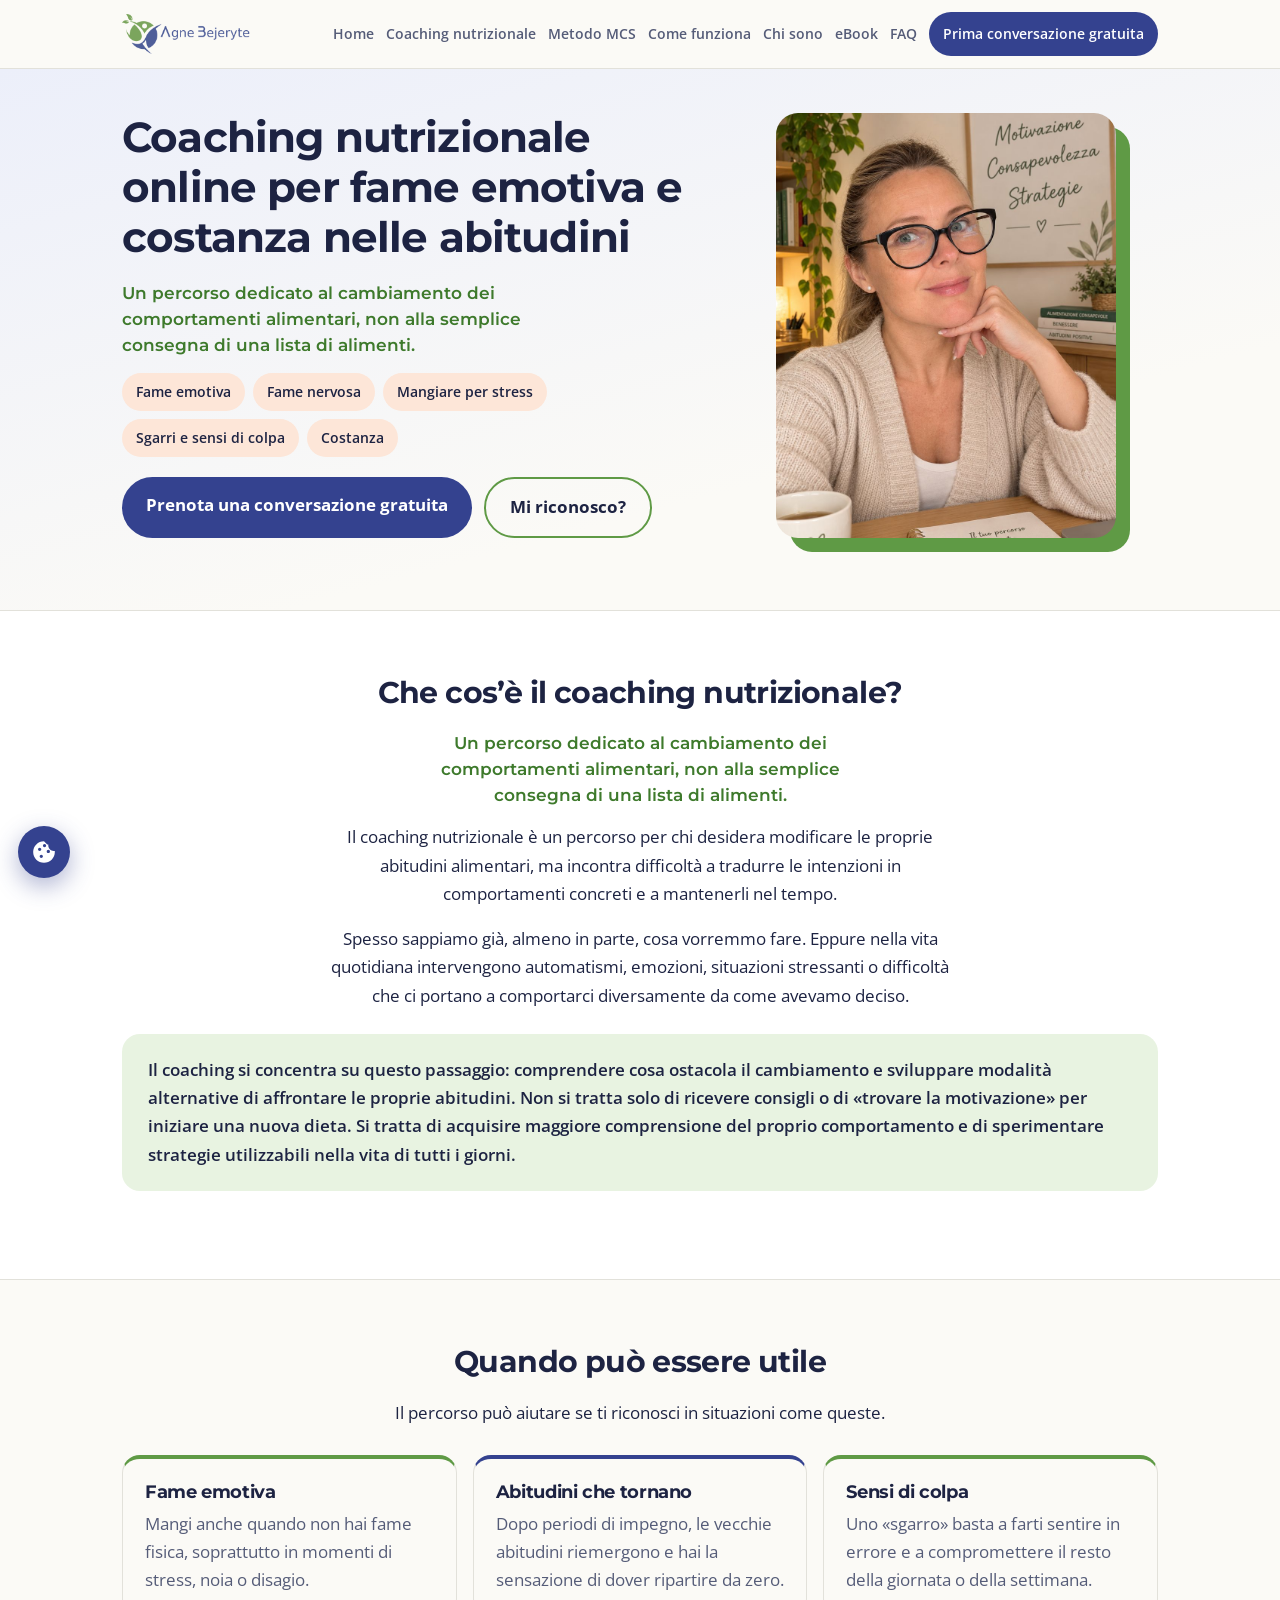
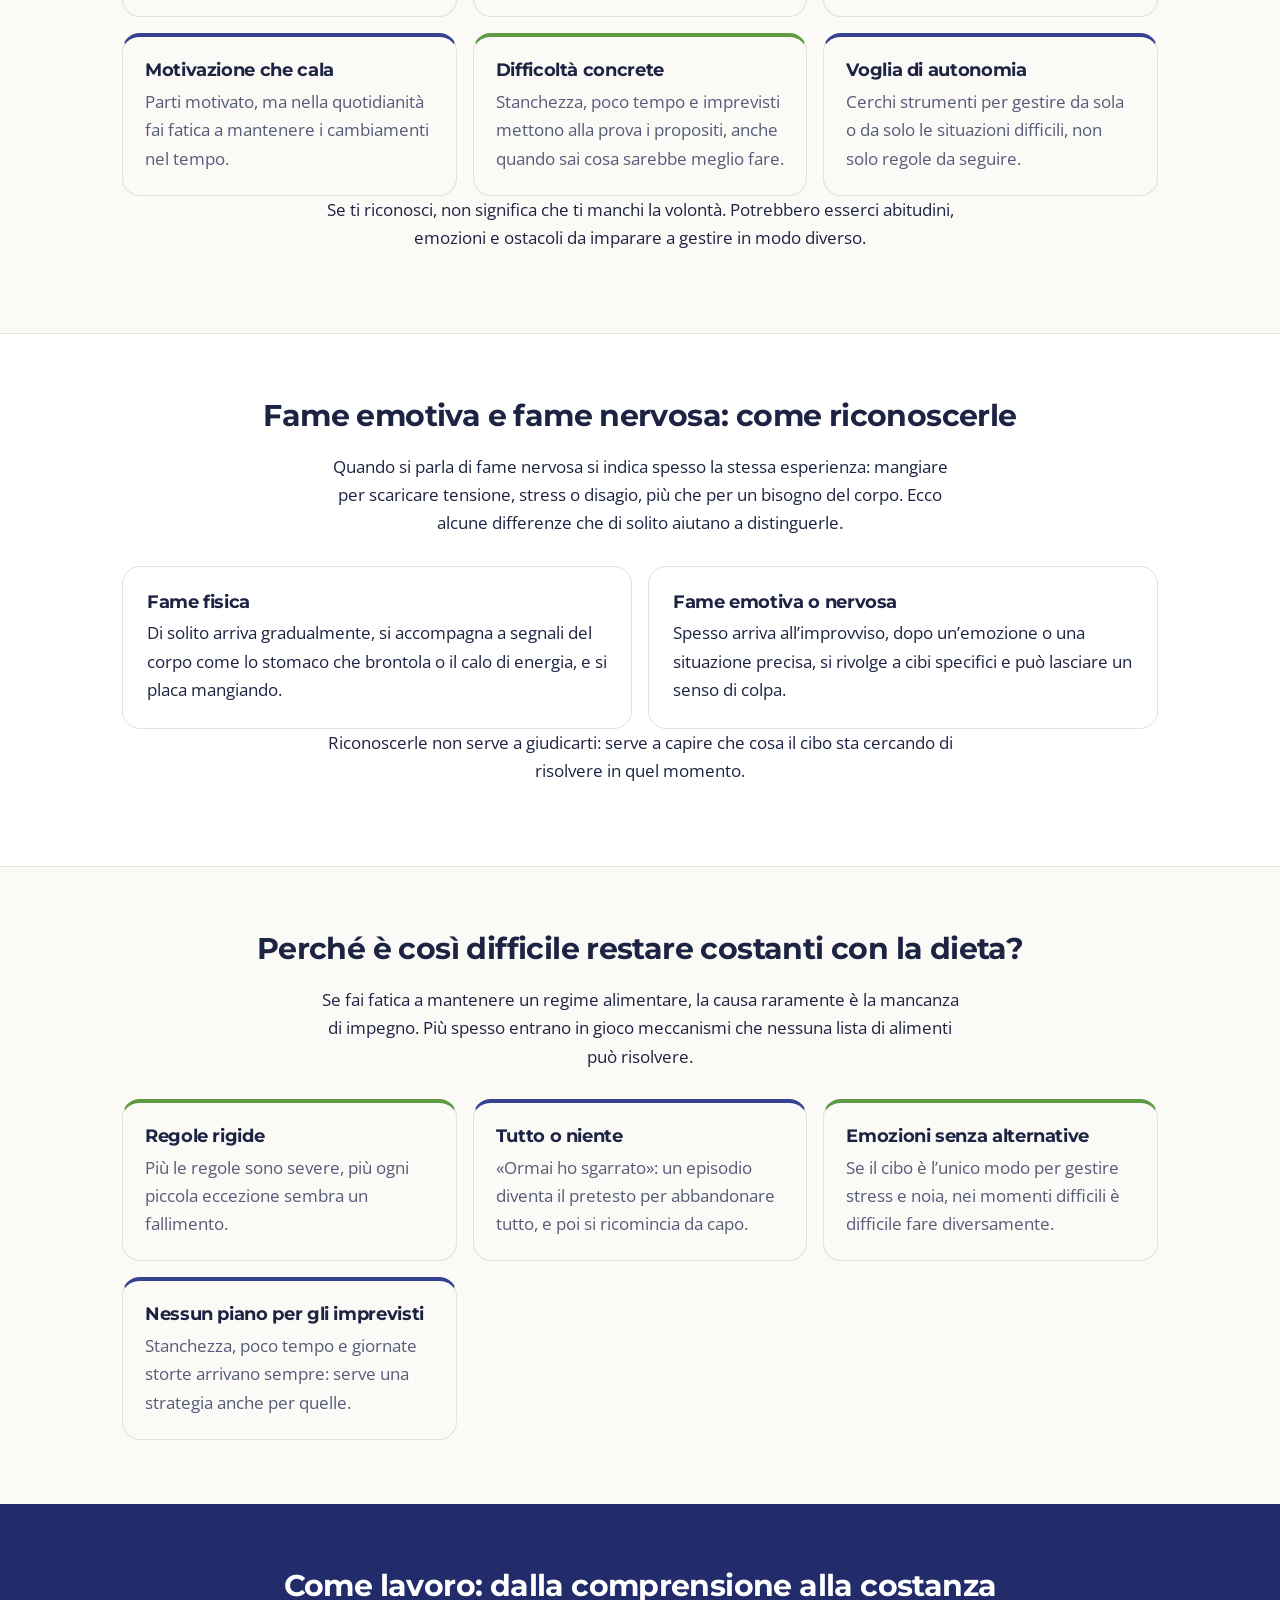
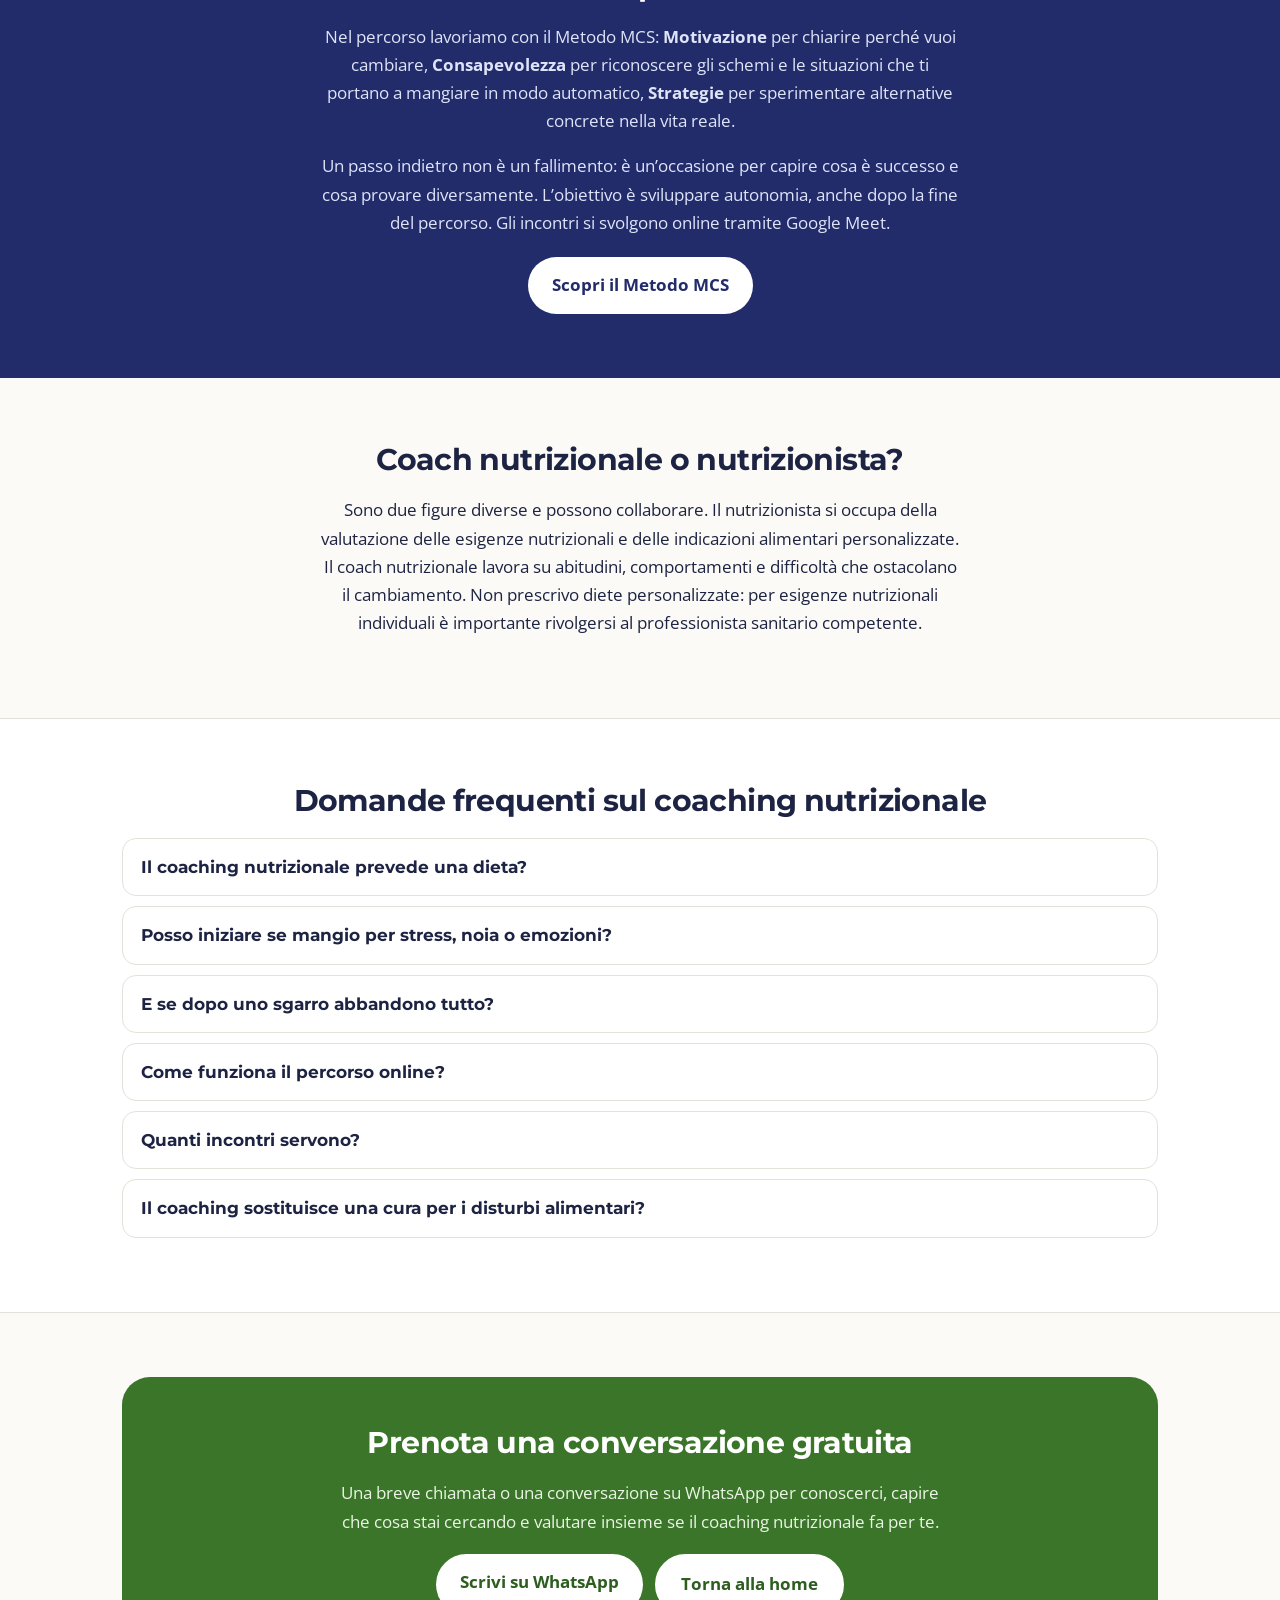
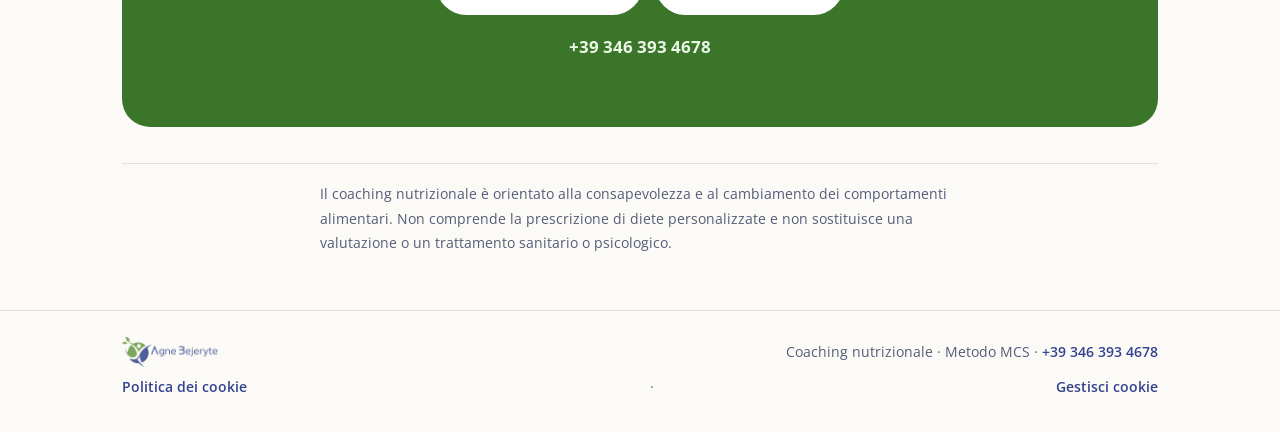
<file: coaching.html>
<!DOCTYPE html>
<html lang="it" class="js">
<head>
<meta charset="utf-8">
<!-- Google Consent Mode v2 – default denied (inline, prima di qualsiasi tag) -->
<script>
window.dataLayer = window.dataLayer || [];
function gtag(){dataLayer.push(arguments);}
window.gtag = gtag;
window.__agneConsentDefault = true;
gtag('consent','default',{
  'ad_storage':'denied',
  'ad_user_data':'denied',
  'ad_personalization':'denied',
  'analytics_storage':'denied',
  'functionality_storage':'granted',
  'security_storage':'granted',
  'wait_for_update':500
});
</script>
<title>Coaching nutrizionale online: fame emotiva e costanza | Agne Bejeryte</title>
<meta name="description" content="Coaching nutrizionale online per fame emotiva, sgarri e costanza nelle abitudini alimentari. Scopri come lavorare sul comportamento, non solo sulle diete.">
<meta name="robots" content="index, follow, max-image-preview:large, max-snippet:-1, max-video-preview:-1">
<meta name="author" content="Agne Bejeryte">
<meta name="theme-color" content="#34428f">
<meta name="geo.region" content="IT">
<meta name="geo.placename" content="Italia">
<link rel="canonical" href="https://stefanosupernet-sudo.github.io/agne-counselor/coaching.html">
<meta property="og:type" content="website">
<meta property="og:locale" content="it_IT">
<meta property="og:site_name" content="Agne Bejeryte – Coaching nutrizionale">
<meta property="og:title" content="Coaching nutrizionale online: fame emotiva e costanza | Agne Bejeryte">
<meta property="og:description" content="Coaching nutrizionale online per fame emotiva, sgarri e costanza nelle abitudini alimentari. Scopri come lavorare sul comportamento, non solo sulle diete.">
<meta property="og:url" content="https://stefanosupernet-sudo.github.io/agne-counselor/coaching.html">
<meta property="og:image" content="https://stefanosupernet-sudo.github.io/agne-counselor/img/foto-agne.jpg">
<meta property="og:image:alt" content="Coaching nutrizionale online – Agne Bejeryte">
<meta name="twitter:card" content="summary_large_image">
<meta name="twitter:title" content="Coaching nutrizionale online: fame emotiva e costanza | Agne Bejeryte">
<meta name="twitter:description" content="Coaching nutrizionale online per fame emotiva, sgarri e costanza nelle abitudini alimentari. Scopri come lavorare sul comportamento, non solo sulle diete.">
<meta name="twitter:image" content="https://stefanosupernet-sudo.github.io/agne-counselor/img/foto-agne.jpg">
<meta name="viewport" content="width=device-width, initial-scale=1, viewport-fit=cover">
<link rel="preconnect" href="https://fonts.googleapis.com">
<link rel="preconnect" href="https://fonts.gstatic.com" crossorigin>
<link href="https://fonts.googleapis.com/css2?family=Montserrat:wght@500;600;700&family=Open+Sans:wght@400;600;700&display=swap" rel="stylesheet">
<style>

:root{--bg:#fbfaf6;--surface:#fff;--ink:#1d2342;--muted:#555c78;--indigo:#34428f;--green:#5f9a45;--green-d:#3e7a2c;--tint:#eceffa;--sage:#e8f3e1;--peach:#fde6d8;--line:#e2e1da;--navy:#222c6b;--head:'Montserrat',system-ui,sans-serif;--body:'Open Sans',system-ui,sans-serif}
*{box-sizing:border-box}
html{scroll-behavior:smooth;scroll-padding-top:calc(env(safe-area-inset-top,0px)+76px)}
body{margin:0;background:var(--bg);color:var(--ink);font:400 1.04rem/1.7 var(--body)}
img{max-width:100%;display:block;height:auto}
h1,h2,h3{font-family:var(--head);font-weight:700;line-height:1.2;margin:0 0 .6em;letter-spacing:-.02em}
h1{font-size:clamp(1.7rem,4.5vw,2.6rem)}
h2{font-size:clamp(1.35rem,3vw,1.9rem);text-align:center}
h3{font-size:1.12rem}
p{margin:0 0 1em;max-width:64ch}
.wrap{max-width:1080px;margin:0 auto;padding:0 22px}
section{padding:64px 0}
section .wrap>p{margin-inline:auto;text-align:center}
.btn{display:inline-block;background:#34428f;color:#fff;text-decoration:none;font-weight:700;padding:14px 24px;border-radius:999px;transition:transform .15s,background .15s}
.btn:hover{transform:translateY(-2px);background:#26327a}
.btn.alt{background:transparent;color:var(--ink);border:2px solid var(--green)}
.btn.alt:hover{background:var(--sage)}
.btn.ghost{background:transparent;border:2px solid #fff;color:#fff}
.btn.ghost:hover{background:rgba(255,255,255,.15)}
.bar{position:fixed;top:env(safe-area-inset-top,0px);left:0;right:0;height:4px;z-index:60;background:linear-gradient(90deg,var(--green),var(--indigo));transform-origin:0 50%;transform:scaleX(0)}
header{position:sticky;top:env(safe-area-inset-top,0px);z-index:40;background:color-mix(in srgb,var(--bg) 92%,transparent);backdrop-filter:blur(10px);border-bottom:1px solid var(--line)}
header .wrap{display:flex;align-items:center;justify-content:space-between;gap:16px;height:68px;position:relative}
.logo{height:40px;width:auto;object-fit:contain}
nav.main-nav{display:flex;gap:12px;align-items:center;flex-wrap:wrap}
nav.main-nav a{text-decoration:none;font-weight:600;font-size:.85rem;color:var(--muted)}
nav.main-nav a:hover{color:var(--indigo)}
nav.main-nav .btn{padding:10px 14px;color:#fff;font-size:.85rem}
.menu-toggle{display:none;background:none;border:none;cursor:pointer;padding:10px;z-index:45}
.menu-toggle span{display:block;width:22px;height:2px;background:var(--ink);margin:5px 0;border-radius:1px;transition:transform .2s,opacity .2s}
.menu-toggle[aria-expanded="true"] span:nth-child(1){transform:translateY(7px) rotate(45deg)}
.menu-toggle[aria-expanded="true"] span:nth-child(2){opacity:0}
.menu-toggle[aria-expanded="true"] span:nth-child(3){transform:translateY(-7px) rotate(-45deg)}
@media(max-width:960px){
  .menu-toggle{display:block}
  nav.main-nav{display:none;position:absolute;left:0;right:0;top:100%;background:var(--surface);border-bottom:1px solid var(--line);flex-direction:column;align-items:stretch;padding:12px 22px 20px;gap:4px;box-shadow:0 12px 28px rgba(29,35,66,.1);z-index:42}
  nav.main-nav.open{display:flex}
  nav.main-nav a{display:block!important;padding:12px 8px;font-size:1rem;color:var(--ink);border-bottom:1px solid var(--line)}
  nav.main-nav a.btn{margin-top:10px;text-align:center;color:#fff!important;border:0}
}
.hero{padding:44px 0 72px;background:linear-gradient(165deg,var(--tint),var(--bg) 70%)}
.hero .wrap{display:grid;grid-template-columns:1.15fr .85fr;gap:40px;align-items:center}
.hero h1{margin-bottom:.4em;text-align:left}
.sub{font:600 1.08rem/1.5 var(--head);color:var(--green-d);max-width:44ch;margin:0 0 16px}
.chips{list-style:none;display:flex;flex-wrap:wrap;gap:8px;padding:0;margin:0 0 20px}
.chips li{background:var(--peach);font-weight:600;font-size:.88rem;padding:7px 14px;border-radius:999px}
.ctas{display:flex;flex-wrap:wrap;gap:12px;margin-top:20px}
.photo{position:relative;border-radius:22px;aspect-ratio:4/5;max-width:340px;margin:0 auto;isolation:isolate}
.photo::before{content:"";position:absolute;inset:14px -14px -14px 14px;border-radius:22px;background:var(--green);z-index:-1}
.photo img{width:100%;height:100%;border-radius:22px;object-fit:cover;object-position:50% 15%}
@media(max-width:820px){.hero .wrap{grid-template-columns:1fr}.hero h1,.sub{text-align:center}.ctas{justify-content:center}.chips{justify-content:center}.photo{max-width:260px}}
.band{background:var(--surface);border-block:1px solid var(--line)}
.grid{display:grid;grid-template-columns:repeat(auto-fit,minmax(260px,1fr));gap:16px;margin-top:28px}
.card{background:var(--bg);border:1px solid var(--line);border-radius:18px;padding:22px}
.card h3{margin-bottom:.4em}
.card p{margin:0;color:var(--muted);max-width:none;text-align:left}
.grid .card:nth-child(odd){border-top:4px solid var(--green)}
.grid .card:nth-child(even){border-top:4px solid var(--indigo)}
.statement{background:var(--navy);color:#fff}
.statement h2{color:#fff}
.statement p{color:#dfe4f8}
.two{display:grid;grid-template-columns:1fr 1fr;gap:16px;margin-top:28px}
@media(max-width:720px){.two{grid-template-columns:1fr}}
.two .card{background:var(--surface);padding:24px}
.two .card p{color:var(--ink)}
.mcs{display:grid;gap:16px;margin-top:28px}
.mcs article{display:grid;grid-template-columns:70px 1fr;gap:18px;background:var(--surface);border:1px solid var(--line);border-radius:20px;padding:24px}
.letter{width:56px;height:56px;border-radius:14px;display:grid;place-items:center;font:700 1.7rem var(--head);color:#fff;background:var(--indigo)}
.mcs article:nth-child(2) .letter{background:var(--green-d)}
.mcs article:nth-child(3) .letter{background:#e07a4f}
@media(max-width:560px){.mcs article{grid-template-columns:1fr}}
.contact{background:#3a7529;color:#fff;border-radius:28px;padding:48px 28px;text-align:center}
.contact h2{color:#fff}
.contact p{margin:0 auto 1.1em;color:#eaf5e4;max-width:36em}
.contact .btn{background:#fff;color:#2d5e20}
.contact .row{display:flex;flex-wrap:wrap;gap:12px;justify-content:center}
.note{font-size:.9rem;color:var(--muted);border-top:1px solid var(--line);margin-top:36px;padding-top:18px}
.note p{max-width:80ch;margin-inline:auto;text-align:left!important}
.hl{background:var(--sage);border-radius:18px;padding:22px 26px;font-weight:600;margin:24px 0}
.hl p{margin:0;max-width:none;text-align:left!important}
.faq details{background:var(--surface);border:1px solid var(--line);border-radius:14px;margin:10px 0;padding:0}
.faq summary{cursor:pointer;padding:14px 18px;font-weight:700;font-family:var(--head);list-style:none}
.faq summary::-webkit-details-marker{display:none}
.faq details[open] summary{border-bottom:1px solid var(--line)}
.faq details p{padding:12px 18px 16px;margin:0;color:var(--muted);max-width:none;text-align:left}
/* timeline percorso */
.tlx{position:relative;max-width:720px;margin:36px auto 0;padding-left:28px}
.tlx .fill{position:absolute;left:11px;top:20px;width:4px;background:linear-gradient(var(--green),var(--indigo));border-radius:4px;height:0}
.tlx::before{content:"";position:absolute;left:11px;top:20px;bottom:20px;width:4px;background:var(--line);border-radius:4px}
.st{position:relative;display:grid;grid-template-columns:48px 1fr;gap:16px;margin-bottom:28px}
.st .n{width:42px;height:42px;border-radius:50%;background:var(--indigo);color:#fff;font:700 1.05rem var(--head);display:grid;place-items:center;position:relative;z-index:1}
.st .c{background:var(--surface);border:1px solid var(--line);border-radius:16px;padding:18px 20px}
.st .c h3{margin-bottom:.3em}
.st .c p{margin:0;color:var(--muted);max-width:none;text-align:left}
.st .row{display:flex;flex-wrap:wrap;gap:10px;margin-top:12px}
.st .row a{font-weight:700;color:var(--indigo);text-decoration:none}
/* venn mcs */
.venn{position:relative;width:min(100%,300px);aspect-ratio:1;margin:0 auto}
.venn i{position:absolute;width:58%;aspect-ratio:1;border-radius:50%;display:grid;font:700 2.2rem var(--head);font-style:normal;color:#fff}
.venn i:nth-child(1){left:21%;top:0;background:rgba(52,66,143,.9);place-items:start center;padding-top:18%}
.venn i:nth-child(2){left:0;bottom:0;background:rgba(95,154,69,.9);place-items:end start;padding:0 0 18% 18%}
.venn i:nth-child(3){right:0;bottom:0;background:rgba(224,122,79,.9);place-items:end end;padding:0 18% 18% 0}
footer{padding:26px 0 34px;border-top:1px solid var(--line);color:var(--muted);font-size:.9rem}
footer .wrap{display:flex;align-items:center;justify-content:space-between;flex-wrap:wrap;gap:12px}
footer .logo{height:30px}
footer a{color:var(--indigo);font-weight:600;text-decoration:none}
html.js .rv{opacity:0;transform:translateY(22px);transition:opacity .65s ease,transform .65s ease}
html.js .rv.in{opacity:1;transform:none}
@media(prefers-reduced-motion:reduce){html.js .rv{opacity:1;transform:none;transition:none}.bar{display:none}}

</style>
<script src="js/cookie-consent.js"></script>
<!--seo-ld-->
<script type="application/ld+json">
{
  "@context": "https://schema.org",
  "@graph": [
    {
      "@type": "WebPage",
      "@id": "https://stefanosupernet-sudo.github.io/agne-counselor/coaching.html#webpage",
      "name": "Coaching nutrizionale online: fame emotiva e costanza",
      "description": "Coaching nutrizionale online per fame emotiva, sgarri e costanza nelle abitudini alimentari.",
      "url": "https://stefanosupernet-sudo.github.io/agne-counselor/coaching.html",
      "isPartOf": {
        "@id": "https://stefanosupernet-sudo.github.io/agne-counselor/#website"
      },
      "about": {
        "@id": "https://stefanosupernet-sudo.github.io/agne-counselor/#service"
      },
      "mainEntity": {
        "@id": "https://stefanosupernet-sudo.github.io/agne-counselor/#service"
      }
    },
    {
      "@type": "ProfessionalService",
      "@id": "https://stefanosupernet-sudo.github.io/agne-counselor/#service",
      "name": "Agne Bejeryte – Coaching nutrizionale",
      "alternateName": "Coaching nutrizionale Metodo MCS",
      "description": "Coaching nutrizionale online orientato a fame emotiva, costanza e cambiamento delle abitudini alimentari con il Metodo MCS.",
      "url": "https://stefanosupernet-sudo.github.io/agne-counselor/",
      "image": "https://stefanosupernet-sudo.github.io/agne-counselor/img/foto-agne.jpg",
      "logo": "https://stefanosupernet-sudo.github.io/agne-counselor/img/logo%20web%20nuovo.png",
      "telephone": "+39-346-393-4678",
      "priceRange": "€€",
      "currenciesAccepted": "EUR",
      "areaServed": {
        "@type": "Country",
        "name": "Italia"
      },
      "availableLanguage": [
        "Italian",
        "it"
      ],
      "serviceType": "Coaching nutrizionale online",
      "provider": {
        "@id": "https://stefanosupernet-sudo.github.io/agne-counselor/#person"
      },
      "hasOfferCatalog": {
        "@type": "OfferCatalog",
        "name": "Servizi",
        "itemListElement": [
          {
            "@type": "Offer",
            "name": "Prima conversazione gratuita",
            "url": "https://wa.me/393463934678",
            "price": "0",
            "priceCurrency": "EUR"
          },
          {
            "@type": "Offer",
            "itemOffered": {
              "@type": "Service",
              "name": "Percorso di coaching nutrizionale online",
              "description": "Incontri online su Google Meet con focus su motivazione, consapevolezza e strategie."
            }
          },
          {
            "@type": "Offer",
            "itemOffered": {
              "@type": "Book",
              "name": "Il peso è un linguaggio",
              "url": "https://stefanosupernet-sudo.github.io/agne-counselor/ebook.html"
            }
          }
        ]
      },
      "potentialAction": {
        "@type": "CommunicateAction",
        "name": "Contatto WhatsApp",
        "target": "https://wa.me/393463934678"
      }
    },
    {
      "@type": "Person",
      "@id": "https://stefanosupernet-sudo.github.io/agne-counselor/#person",
      "name": "Agne Bejeryte",
      "url": "https://stefanosupernet-sudo.github.io/agne-counselor/",
      "image": "https://stefanosupernet-sudo.github.io/agne-counselor/img/foto-agne.jpg",
      "jobTitle": "Coach Nutrizionale",
      "description": "Coach nutrizionale specializzata in fame emotiva, abitudini alimentari e Metodo MCS (Motivazione, Consapevolezza, Strategie).",
      "telephone": "+39-346-393-4678",
      "sameAs": [
        "https://wa.me/393463934678"
      ],
      "knowsAbout": [
        "Coaching nutrizionale",
        "Fame emotiva",
        "Metodo MCS",
        "Abitudini alimentari",
        "Consapevolezza alimentare",
        "Nutrizione psicosomatica"
      ],
      "alumniOf": {
        "@type": "EducationalOrganization",
        "name": "Università delle Scienze della Salute Psicologiche e Sociali (UniPsi)"
      },
      "hasCredential": [
        {
          "@type": "EducationalOccupationalCredential",
          "name": "Diploma di Consulente in Naturopatia Scientifica"
        },
        {
          "@type": "EducationalOccupationalCredential",
          "name": "Laurea in Servizio Sociale"
        }
      ]
    },
    {
      "@type": "BreadcrumbList",
      "@id": "https://stefanosupernet-sudo.github.io/agne-counselor/coaching.html#breadcrumb",
      "itemListElement": [
        {
          "@type": "ListItem",
          "position": 1,
          "name": "Home",
          "item": "https://stefanosupernet-sudo.github.io/agne-counselor/"
        },
        {
          "@type": "ListItem",
          "position": 2,
          "name": "Coaching nutrizionale",
          "item": "https://stefanosupernet-sudo.github.io/agne-counselor/coaching.html"
        }
      ]
    }
  ]
}
</script>
<!--/seo-ld-->
</head>
<body>
<div class="bar" aria-hidden="true"></div>
<header>
<div class="wrap">
<a href="https://stefanosupernet-sudo.github.io/agne-counselor/" aria-label="Home"><img class="logo" src="img/logo%20web%20nuovo.png" alt="Agne Bejeryte – Coach Nutrizionale" width="120" height="40"></a>
<button class="menu-toggle" type="button" aria-label="Apri menu" aria-expanded="false" aria-controls="main-nav"><span></span><span></span><span></span></button>
<nav class="main-nav" id="main-nav" aria-label="Principale">
<a href="https://stefanosupernet-sudo.github.io/agne-counselor/">Home</a>
<a href="coaching.html">Coaching nutrizionale</a>
<a href="metodo-mcs.html">Metodo MCS</a>
<a href="percorso.html">Come funziona</a>
<a href="attestati.html">Chi sono</a>
<a href="ebook.html">eBook</a>
<a href="faq.html">FAQ</a>
<a class="btn" href="https://wa.me/393463934678?text=Ciao%2C%20vorrei%20una%20prima%20conversazione%20gratuita" target="_blank" rel="noopener">Prima conversazione gratuita</a>
</nav>
</div>
</header>
<main id="top">

<section class="hero"><div class="wrap">
<div>
<h1>Coaching nutrizionale online per fame emotiva e costanza nelle abitudini</h1>
<p class="sub">Un percorso dedicato al cambiamento dei comportamenti alimentari, non alla semplice consegna di una lista di alimenti.</p>
<ul class="chips"><li>Fame emotiva</li><li>Fame nervosa</li><li>Mangiare per stress</li><li>Sgarri e sensi di colpa</li><li>Costanza</li></ul>
<div class="ctas"><a class="btn" href="https://wa.me/393463934678?text=Ciao%2C%20vorrei%20una%20prima%20conversazione%20gratuita">Prenota una conversazione gratuita</a><a class="btn alt" href="#quando">Mi riconosco?</a></div>
</div>
<div class="photo"><img src="img/foto-agne.jpg" alt="Agne Bejeryte, coach nutrizionale, alla scrivania"></div>
</div></section>

<section class="band" id="cos-e"><div class="wrap">
<h2 class="rv">Che cos’è il coaching nutrizionale?</h2>
<p class="sub">Un percorso dedicato al cambiamento dei comportamenti alimentari, non alla semplice consegna di una lista di alimenti.</p>
<p class="rv">Il coaching nutrizionale è un percorso per chi desidera modificare le proprie abitudini alimentari, ma incontra difficoltà a tradurre le intenzioni in comportamenti concreti e a mantenerli nel tempo.</p>
<p class="rv">Spesso sappiamo già, almeno in parte, cosa vorremmo fare. Eppure nella vita quotidiana intervengono automatismi, emozioni, situazioni stressanti o difficoltà che ci portano a comportarci diversamente da come avevamo deciso.</p>
<div class="hl rv"><p>Il coaching si concentra su questo passaggio: comprendere cosa ostacola il cambiamento e sviluppare modalità alternative di affrontare le proprie abitudini. Non si tratta solo di ricevere consigli o di «trovare la motivazione» per iniziare una nuova dieta. Si tratta di acquisire maggiore comprensione del proprio comportamento e di sperimentare strategie utilizzabili nella vita di tutti i giorni.</p></div>
</div></section>

<section id="quando"><div class="wrap">
<h2 class="rv">Quando può essere utile</h2>
<p>Il percorso può aiutare se ti riconosci in situazioni come queste.</p>
<div class="grid stag" style="grid-template-columns:repeat(auto-fit,minmax(300px,1fr))">
<div class="card"><h3>Fame emotiva</h3><p>Mangi anche quando non hai fame fisica, soprattutto in momenti di stress, noia o disagio.</p></div>
<div class="card"><h3>Abitudini che tornano</h3><p>Dopo periodi di impegno, le vecchie abitudini riemergono e hai la sensazione di dover ripartire da zero.</p></div>
<div class="card"><h3>Sensi di colpa</h3><p>Uno «sgarro» basta a farti sentire in errore e a compromettere il resto della giornata o della settimana.</p></div>
<div class="card"><h3>Motivazione che cala</h3><p>Parti motivato, ma nella quotidianità fai fatica a mantenere i cambiamenti nel tempo.</p></div>
<div class="card"><h3>Difficoltà concrete</h3><p>Stanchezza, poco tempo e imprevisti mettono alla prova i propositi, anche quando sai cosa sarebbe meglio fare.</p></div>
<div class="card"><h3>Voglia di autonomia</h3><p>Cerchi strumenti per gestire da sola o da solo le situazioni difficili, non solo regole da seguire.</p></div>
</div>
<p class="lead2 rv">Se ti riconosci, non significa che ti manchi la volontà. Potrebbero esserci abitudini, emozioni e ostacoli da imparare a gestire in modo diverso.</p>
</div></section>

<section class="band" id="fame"><div class="wrap">
<h2 class="rv">Fame emotiva e fame nervosa: come riconoscerle</h2>
<p>Quando si parla di fame nervosa si indica spesso la stessa esperienza: mangiare per scaricare tensione, stress o disagio, più che per un bisogno del corpo. Ecco alcune differenze che di solito aiutano a distinguerle.</p>
<div class="two stag">
<div class="card"><h3>Fame fisica</h3><p>Di solito arriva gradualmente, si accompagna a segnali del corpo come lo stomaco che brontola o il calo di energia, e si placa mangiando.</p></div>
<div class="card"><h3>Fame emotiva o nervosa</h3><p>Spesso arriva all’improvviso, dopo un’emozione o una situazione precisa, si rivolge a cibi specifici e può lasciare un senso di colpa.</p></div>
</div>
<p class="lead2 rv">Riconoscerle non serve a giudicarti: serve a capire che cosa il cibo sta cercando di risolvere in quel momento.</p>
</div></section>

<section id="costanza"><div class="wrap">
<h2 class="rv">Perché è così difficile restare costanti con la dieta?</h2>
<p>Se fai fatica a mantenere un regime alimentare, la causa raramente è la mancanza di impegno. Più spesso entrano in gioco meccanismi che nessuna lista di alimenti può risolvere.</p>
<div class="grid stag" style="grid-template-columns:repeat(auto-fit,minmax(260px,1fr))">
<div class="card"><h3>Regole rigide</h3><p>Più le regole sono severe, più ogni piccola eccezione sembra un fallimento.</p></div>
<div class="card"><h3>Tutto o niente</h3><p>«Ormai ho sgarrato»: un episodio diventa il pretesto per abbandonare tutto, e poi si ricomincia da capo.</p></div>
<div class="card"><h3>Emozioni senza alternative</h3><p>Se il cibo è l’unico modo per gestire stress e noia, nei momenti difficili è difficile fare diversamente.</p></div>
<div class="card"><h3>Nessun piano per gli imprevisti</h3><p>Stanchezza, poco tempo e giornate storte arrivano sempre: serve una strategia anche per quelle.</p></div>
</div>
</div></section>

<section class="statement" id="come"><div class="wrap">
<h2 class="rv">Come lavoro: dalla comprensione alla costanza</h2>
<p class="rv">Nel percorso lavoriamo con il Metodo MCS: <strong>Motivazione</strong> per chiarire perché vuoi cambiare, <strong>Consapevolezza</strong> per riconoscere gli schemi e le situazioni che ti portano a mangiare in modo automatico, <strong>Strategie</strong> per sperimentare alternative concrete nella vita reale.</p>
<p class="rv">Un passo indietro non è un fallimento: è un’occasione per capire cosa è successo e cosa provare diversamente. L’obiettivo è sviluppare autonomia, anche dopo la fine del percorso. Gli incontri si svolgono online tramite Google Meet.</p>
<div class="ctas" style="justify-content:center"><a class="btn" style="background:#fff;color:#222c6b" href="https://stefanosupernet-sudo.github.io/agne-counselor/#metodo">Scopri il Metodo MCS</a></div>
</div></section>

<section id="differenza"><div class="wrap">
<h2 class="rv">Coach nutrizionale o nutrizionista?</h2>
<p class="rv">Sono due figure diverse e possono collaborare. Il nutrizionista si occupa della valutazione delle esigenze nutrizionali e delle indicazioni alimentari personalizzate. Il coach nutrizionale lavora su abitudini, comportamenti e difficoltà che ostacolano il cambiamento. Non prescrivo diete personalizzate: per esigenze nutrizionali individuali è importante rivolgersi al professionista sanitario competente.</p>
</div></section>

<section class="band" id="faq"><div class="wrap">
<h2 class="rv">Domande frequenti sul coaching nutrizionale</h2>
<div class="faq">
<details><summary>Il coaching nutrizionale prevede una dieta?</summary><p>No. Non prescrivo diete personalizzate: lavoro sulle abitudini, sulla motivazione, sulla consapevolezza e sulle strategie. Per indicazioni alimentari personalizzate è importante rivolgersi al nutrizionista o al professionista sanitario competente.</p></details>
<details><summary>Posso iniziare se mangio per stress, noia o emozioni?</summary><p>Sì, è una delle difficoltà per cui può essere utile il percorso. Lavoriamo per riconoscere le situazioni in cui la fame emotiva si presenta e per sperimentare modi diversi di affrontarle.</p></details>
<details><summary>E se dopo uno sgarro abbandono tutto?</summary><p>Succede a molte persone. Nel percorso uno sgarro o una ricaduta non sono considerati un fallimento, ma un’occasione per capire che cosa è successo e che cosa provare diversamente.</p></details>
<details><summary>Come funziona il percorso online?</summary><p>Si parte da una breve conversazione gratuita, per telefono o WhatsApp. Se decidiamo di proseguire, gli incontri si svolgono online tramite Google Meet.</p></details>
<details><summary>Quanti incontri servono?</summary><p>Non esiste un numero di incontri uguale per tutti: dipende dai tuoi obiettivi, dalle tue esigenze e dal lavoro che desideri svolgere.</p></details>
<details><summary>Il coaching sostituisce una cura per i disturbi alimentari?</summary><p>No. Non sostituisce una valutazione o un trattamento sanitario o psicologico. In presenza di disturbi del comportamento alimentare o di difficoltà che richiedono competenze specialistiche è importante rivolgersi ai professionisti sanitari competenti.</p></details>
</div>
</div></section>

<section id="contatti" style="padding-bottom:40px"><div class="wrap">
<div class="contact">
<h2 class="rv">Prenota una conversazione gratuita</h2>
<p>Una breve chiamata o una conversazione su WhatsApp per conoscerci, capire che cosa stai cercando e valutare insieme se il coaching nutrizionale fa per te.</p>
<div class="row"><a class="btn" href="https://wa.me/393463934678?text=Ciao%2C%20vorrei%20una%20prima%20conversazione%20gratuita">Scrivi su WhatsApp</a><a class="btn ghost" href="https://stefanosupernet-sudo.github.io/agne-counselor/">Torna alla home</a></div>
<p style="margin-top:18px"><strong>+39 346 393 4678</strong></p>
</div>
<div class="note"><p>Il coaching nutrizionale è orientato alla consapevolezza e al cambiamento dei comportamenti alimentari. Non comprende la prescrizione di diete personalizzate e non sostituisce una valutazione o un trattamento sanitario o psicologico.</p></div>
</div></section>

</main>
<footer>
<div class="wrap">
<a href="https://stefanosupernet-sudo.github.io/agne-counselor/"><img class="logo" src="img/logo%20web%20nuovo.png" alt="Agne Bejeryte" width="96" height="30"></a>
<span>Coaching nutrizionale · Metodo MCS · <a href="https://wa.me/393463934678" target="_blank" rel="noopener">+39 346 393 4678</a></span>
</div>
<div class="wrap" style="padding-top:8px;font-size:.85rem"><a href="cookie-policy.html">Politica dei cookie</a> · <a href="#" onclick="if(window.agneCookieConsent){agneCookieConsent.reopen();return false}">Gestisci cookie</a></div>
</footer>
<script>
(function(){
  var btn=document.querySelector('.menu-toggle'), nav=document.getElementById('main-nav');
  if(btn&&nav){
    btn.addEventListener('click',function(e){e.stopPropagation();var o=nav.classList.toggle('open');btn.setAttribute('aria-expanded',o?'true':'false');btn.setAttribute('aria-label',o?'Chiudi menu':'Apri menu');});
    document.addEventListener('click',function(e){if(!nav.contains(e.target)&&!btn.contains(e.target)){nav.classList.remove('open');btn.setAttribute('aria-expanded','false');}});
    nav.querySelectorAll('a').forEach(function(a){a.addEventListener('click',function(){nav.classList.remove('open');btn.setAttribute('aria-expanded','false');});});
  }
  document.querySelectorAll('.stag>*').forEach(function(e,i){e.classList.add('rv');e.style.transitionDelay=(i%6*90)+'ms'});
  try{
    var o=new IntersectionObserver(function(es){es.forEach(function(x){if(x.isIntersecting){x.target.classList.add('in');o.unobserve(x.target);}});},{threshold:.12});
    document.querySelectorAll('.rv').forEach(function(el){o.observe(el);});
  }catch(e){document.querySelectorAll('.rv').forEach(function(el){el.classList.add('in');});}
  var bar=document.querySelector('.bar');
  function sc(){
    if(!bar)return;
    var m=document.documentElement.scrollHeight-innerHeight;
    bar.style.transform='scaleX('+(m>0?Math.min(1,scrollY/m):0)+')';
  }
  addEventListener('scroll',sc,{passive:true});sc();
  // timeline fill if present
  var tl=document.getElementById('tlx'),fl=document.getElementById('fill');
  if(tl&&fl){
    function tlf(){
      var r=tl.getBoundingClientRect(),p=Math.max(0,Math.min(1,(innerHeight*.65-r.top)/Math.max(r.height-40,1)));
      fl.style.height=Math.max(0,(r.height-88)*p)+'px';
    }
    addEventListener('scroll',tlf,{passive:true});addEventListener('resize',tlf);tlf();
  }
})();
</script>

</body>
</html>
</file>
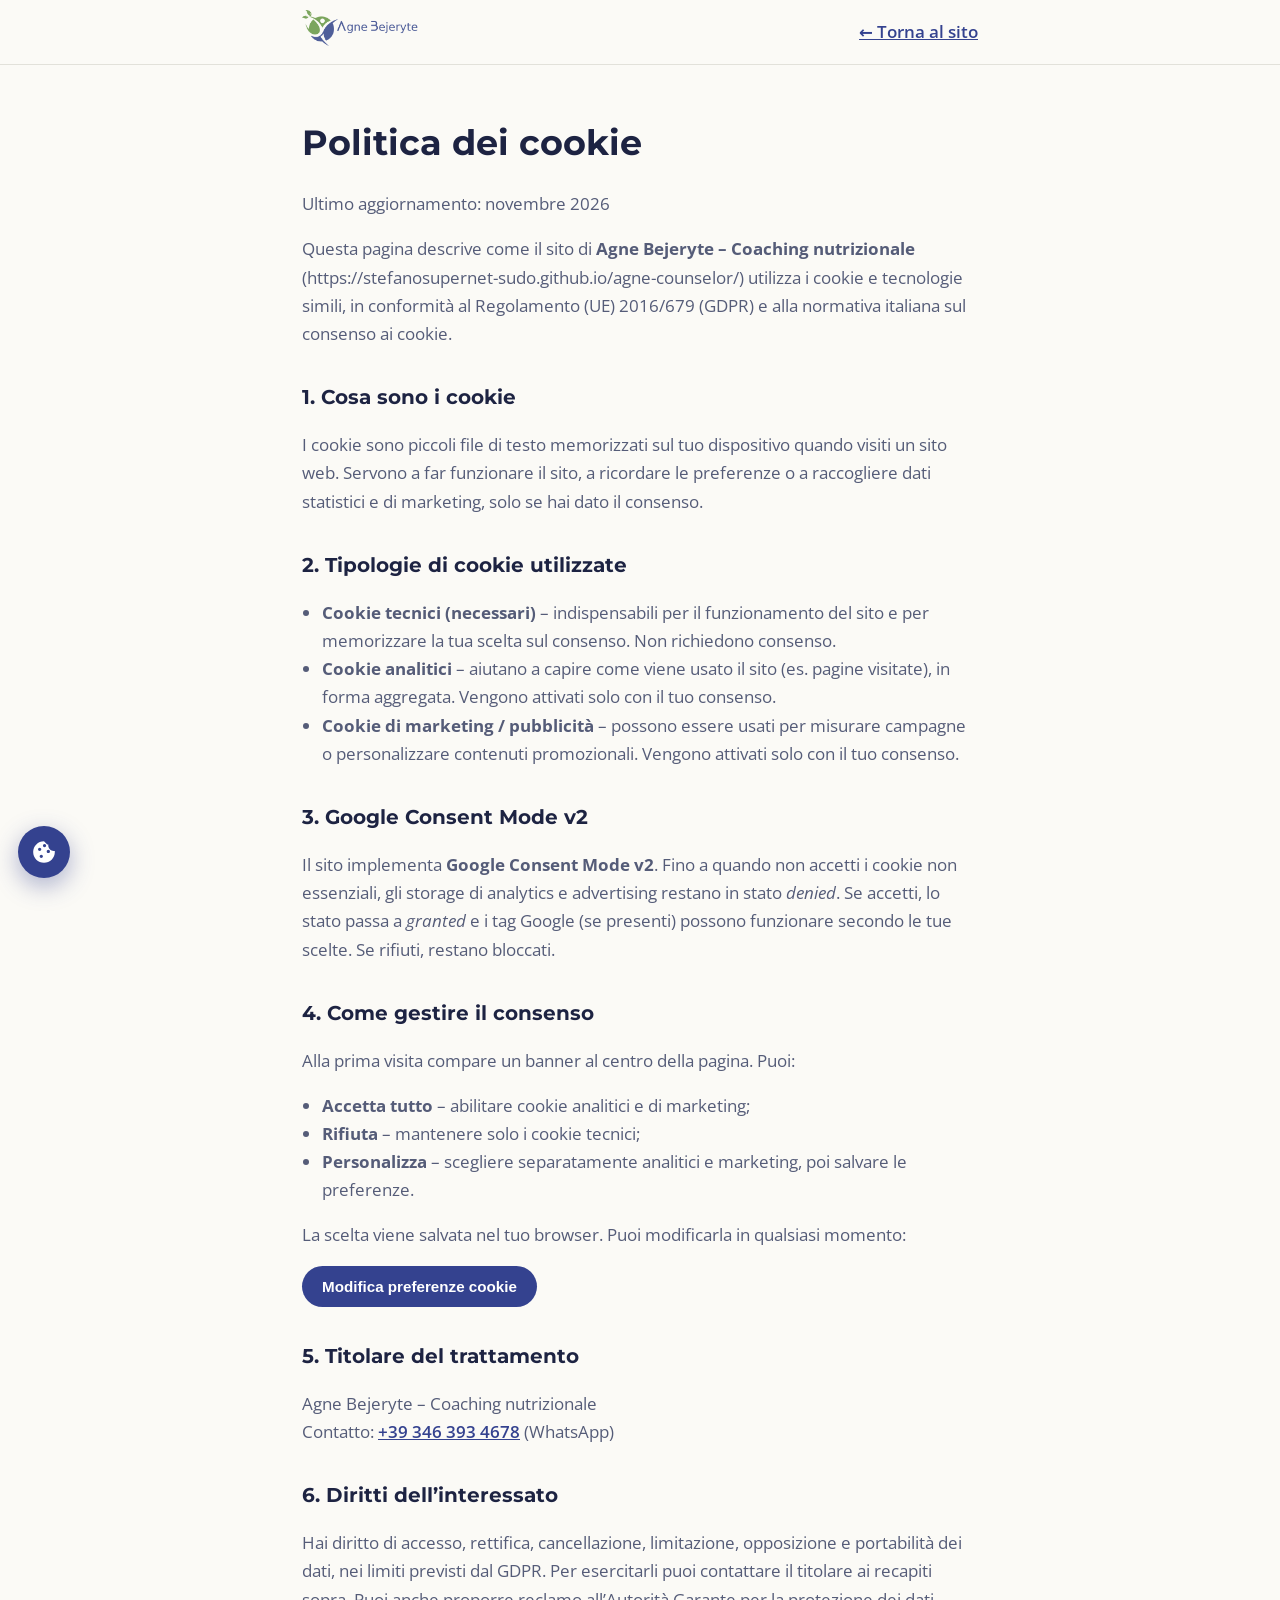
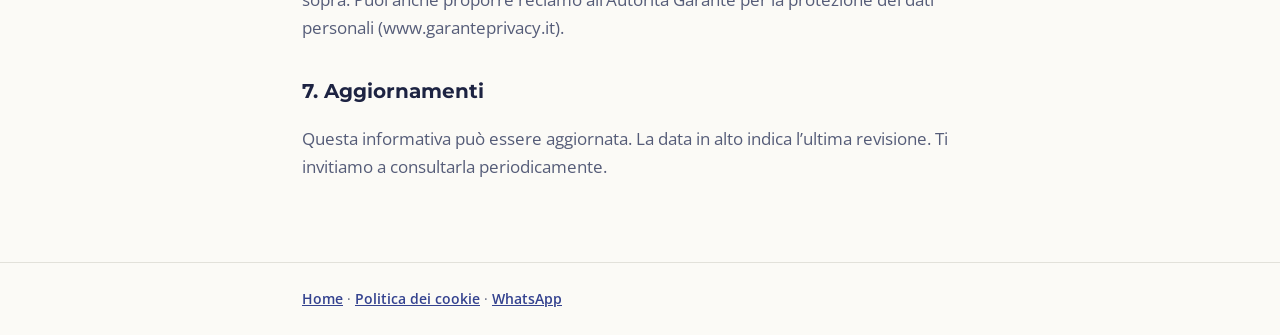
<file: cookie-policy.html>
<!DOCTYPE html>
<html lang="it">
<head>
<meta charset="utf-8">
<!-- Google Consent Mode v2 – default denied (inline, prima di qualsiasi tag) -->
<script>
window.dataLayer = window.dataLayer || [];
function gtag(){dataLayer.push(arguments);}
window.gtag = gtag;
window.__agneConsentDefault = true;
gtag('consent','default',{
  'ad_storage':'denied',
  'ad_user_data':'denied',
  'ad_personalization':'denied',
  'analytics_storage':'denied',
  'functionality_storage':'granted',
  'security_storage':'granted',
  'wait_for_update':500
});
</script>
<title>Politica dei cookie | Agne Bejeryte – Coach Nutrizionale</title>
<meta name="description" content="Informativa sull’uso dei cookie del sito di Agne Bejeryte: cookie tecnici, analitici e di marketing, Google Consent Mode v2, come gestire il consenso.">
<meta name="robots" content="index, follow, max-image-preview:large, max-snippet:-1, max-video-preview:-1">
<meta name="author" content="Agne Bejeryte">
<meta name="theme-color" content="#34428f">
<meta name="geo.region" content="IT">
<meta name="geo.placename" content="Italia">
<link rel="canonical" href="https://stefanosupernet-sudo.github.io/agne-counselor/cookie-policy.html">
<meta property="og:type" content="website">
<meta property="og:locale" content="it_IT">
<meta property="og:site_name" content="Agne Bejeryte – Coaching nutrizionale">
<meta property="og:title" content="Politica dei cookie | Agne Bejeryte – Coach Nutrizionale">
<meta property="og:description" content="Informativa sull’uso dei cookie del sito di Agne Bejeryte: cookie tecnici, analitici e di marketing, Google Consent Mode v2, come gestire il consenso.">
<meta property="og:url" content="https://stefanosupernet-sudo.github.io/agne-counselor/cookie-policy.html">
<meta property="og:image" content="https://stefanosupernet-sudo.github.io/agne-counselor/img/foto-agne.jpg">
<meta property="og:image:alt" content="Politica dei cookie">
<meta name="twitter:card" content="summary_large_image">
<meta name="twitter:title" content="Politica dei cookie | Agne Bejeryte – Coach Nutrizionale">
<meta name="twitter:description" content="Informativa sull’uso dei cookie del sito di Agne Bejeryte: cookie tecnici, analitici e di marketing, Google Consent Mode v2, come gestire il consenso.">
<meta name="twitter:image" content="https://stefanosupernet-sudo.github.io/agne-counselor/img/foto-agne.jpg">
<meta name="viewport" content="width=device-width, initial-scale=1, viewport-fit=cover">
<link rel="preconnect" href="https://fonts.googleapis.com">
<link rel="preconnect" href="https://fonts.gstatic.com" crossorigin>
<link href="https://fonts.googleapis.com/css2?family=Montserrat:wght@500;600;700&family=Open+Sans:wght@400;600;700&display=swap" rel="stylesheet">
<style>
:root{--bg:#fbfaf6;--surface:#fff;--ink:#1d2342;--muted:#555c78;--indigo:#34428f;--green:#5f9a45;--line:#e2e1da;--head:'Montserrat',system-ui,sans-serif;--body:'Open Sans',system-ui,sans-serif}
*{box-sizing:border-box}
body{margin:0;background:var(--bg);color:var(--ink);font:400 1.04rem/1.7 var(--body)}
.wrap{max-width:720px;margin:0 auto;padding:0 22px}
header{position:sticky;top:0;z-index:40;background:color-mix(in srgb,var(--bg) 92%,transparent);backdrop-filter:blur(10px);border-bottom:1px solid var(--line)}
header .wrap{display:flex;align-items:center;justify-content:space-between;height:64px}
.logo{height:36px;width:auto}
h1{font-family:var(--head);font-size:clamp(1.6rem,4vw,2.2rem);margin:0 0 .5em}
h2{font-family:var(--head);font-size:1.25rem;margin:1.6em 0 .5em}
p,li{color:var(--muted);max-width:none}
a{color:var(--indigo);font-weight:600}
main{padding:48px 0 64px}
footer{padding:24px 0;border-top:1px solid var(--line);font-size:.9rem;color:var(--muted)}
.btn{display:inline-block;background:var(--indigo);color:#fff!important;text-decoration:none;padding:12px 20px;border-radius:999px;font-weight:700;border:0;cursor:pointer;font-size:.95rem}
ul{padding-left:1.2em}
</style>
<script src="js/cookie-consent.js"></script>
<!--seo-ld-->
<script type="application/ld+json">
{
  "@context": "https://schema.org",
  "@type": "WebPage",
  "name": "Politica dei cookie",
  "description": "Informativa cookie e gestione del consenso (Google Consent Mode v2) del sito di Agne Bejeryte.",
  "url": "https://stefanosupernet-sudo.github.io/agne-counselor/cookie-policy.html",
  "isPartOf": {
    "@type": "WebSite",
    "url": "https://stefanosupernet-sudo.github.io/agne-counselor/"
  },
  "inLanguage": "it-IT"
}
</script>
<!--/seo-ld-->
</head>
<body>
<header>
  <div class="wrap">
    <a href="https://stefanosupernet-sudo.github.io/agne-counselor/"><img class="logo" src="img/logo%20web%20nuovo.png" alt="Agne Bejeryte" width="110" height="36"></a>
    <a href="https://stefanosupernet-sudo.github.io/agne-counselor/">← Torna al sito</a>
  </div>
</header>
<main>
  <div class="wrap">
    <h1>Politica dei cookie</h1>
    <p>Ultimo aggiornamento: novembre 2026</p>
    <p>Questa pagina descrive come il sito di <strong>Agne Bejeryte – Coaching nutrizionale</strong> (https://stefanosupernet-sudo.github.io/agne-counselor/) utilizza i cookie e tecnologie simili, in conformità al Regolamento (UE) 2016/679 (GDPR) e alla normativa italiana sul consenso ai cookie.</p>

    <h2>1. Cosa sono i cookie</h2>
    <p>I cookie sono piccoli file di testo memorizzati sul tuo dispositivo quando visiti un sito web. Servono a far funzionare il sito, a ricordare le preferenze o a raccogliere dati statistici e di marketing, solo se hai dato il consenso.</p>

    <h2>2. Tipologie di cookie utilizzate</h2>
    <ul>
      <li><strong>Cookie tecnici (necessari)</strong> – indispensabili per il funzionamento del sito e per memorizzare la tua scelta sul consenso. Non richiedono consenso.</li>
      <li><strong>Cookie analitici</strong> – aiutano a capire come viene usato il sito (es. pagine visitate), in forma aggregata. Vengono attivati solo con il tuo consenso.</li>
      <li><strong>Cookie di marketing / pubblicità</strong> – possono essere usati per misurare campagne o personalizzare contenuti promozionali. Vengono attivati solo con il tuo consenso.</li>
    </ul>

    <h2>3. Google Consent Mode v2</h2>
    <p>Il sito implementa <strong>Google Consent Mode v2</strong>. Fino a quando non accetti i cookie non essenziali, gli storage di analytics e advertising restano in stato <em>denied</em>. Se accetti, lo stato passa a <em>granted</em> e i tag Google (se presenti) possono funzionare secondo le tue scelte. Se rifiuti, restano bloccati.</p>

    <h2>4. Come gestire il consenso</h2>
    <p>Alla prima visita compare un banner al centro della pagina. Puoi:</p>
    <ul>
      <li><strong>Accetta tutto</strong> – abilitare cookie analitici e di marketing;</li>
      <li><strong>Rifiuta</strong> – mantenere solo i cookie tecnici;</li>
      <li><strong>Personalizza</strong> – scegliere separatamente analitici e marketing, poi salvare le preferenze.</li>
    </ul>
    <p>La scelta viene salvata nel tuo browser. Puoi modificarla in qualsiasi momento:</p>
    <p><button type="button" class="btn" onclick="if(window.agneCookieConsent)agneCookieConsent.reopen()">Modifica preferenze cookie</button></p>

    <h2>5. Titolare del trattamento</h2>
    <p>Agne Bejeryte – Coaching nutrizionale<br>
    Contatto: <a href="https://wa.me/393463934678">+39 346 393 4678</a> (WhatsApp)</p>

    <h2>6. Diritti dell’interessato</h2>
    <p>Hai diritto di accesso, rettifica, cancellazione, limitazione, opposizione e portabilità dei dati, nei limiti previsti dal GDPR. Per esercitarli puoi contattare il titolare ai recapiti sopra. Puoi anche proporre reclamo all’Autorità Garante per la protezione dei dati personali (www.garanteprivacy.it).</p>

    <h2>7. Aggiornamenti</h2>
    <p>Questa informativa può essere aggiornata. La data in alto indica l’ultima revisione. Ti invitiamo a consultarla periodicamente.</p>
  </div>
</main>
<footer>
  <div class="wrap">
    <a href="https://stefanosupernet-sudo.github.io/agne-counselor/">Home</a> ·
    <a href="cookie-policy.html">Politica dei cookie</a> ·
    <a href="https://wa.me/393463934678">WhatsApp</a>
  </div>
</footer>
</body>
</html>
</file>
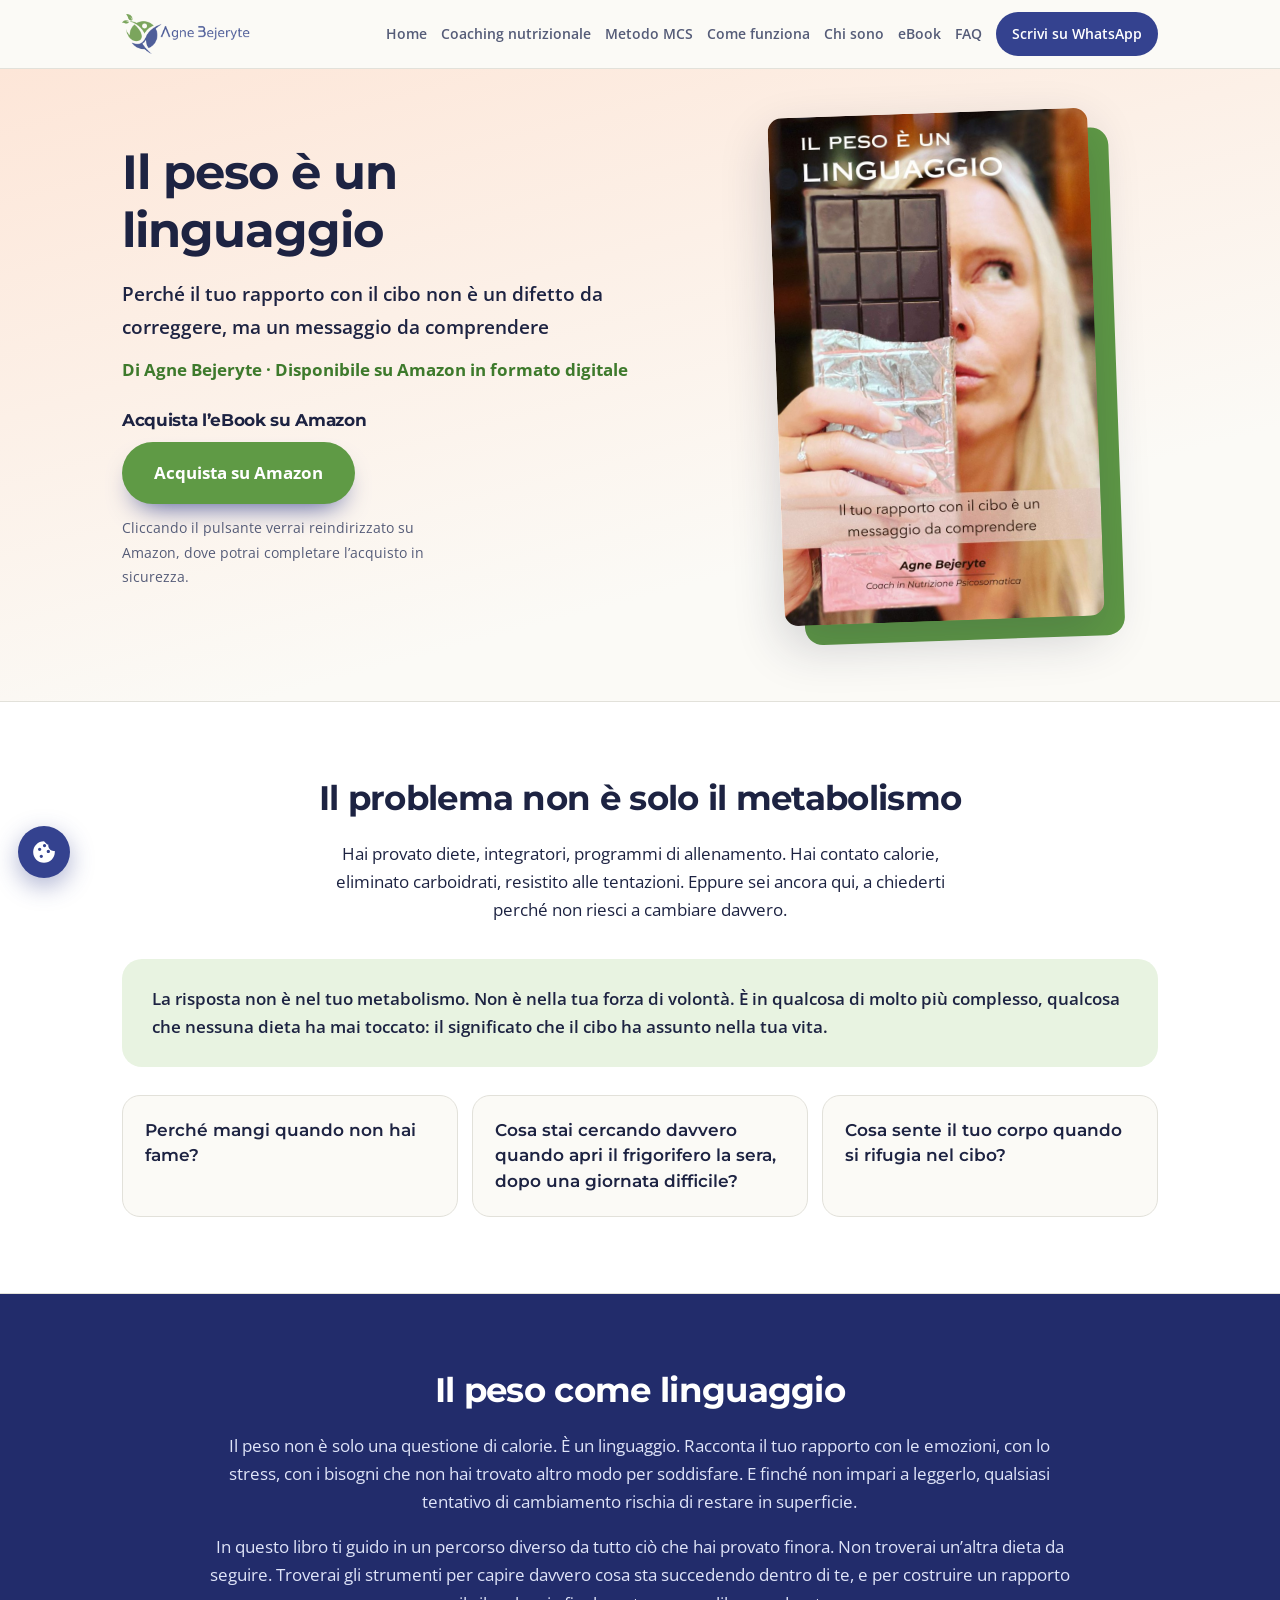
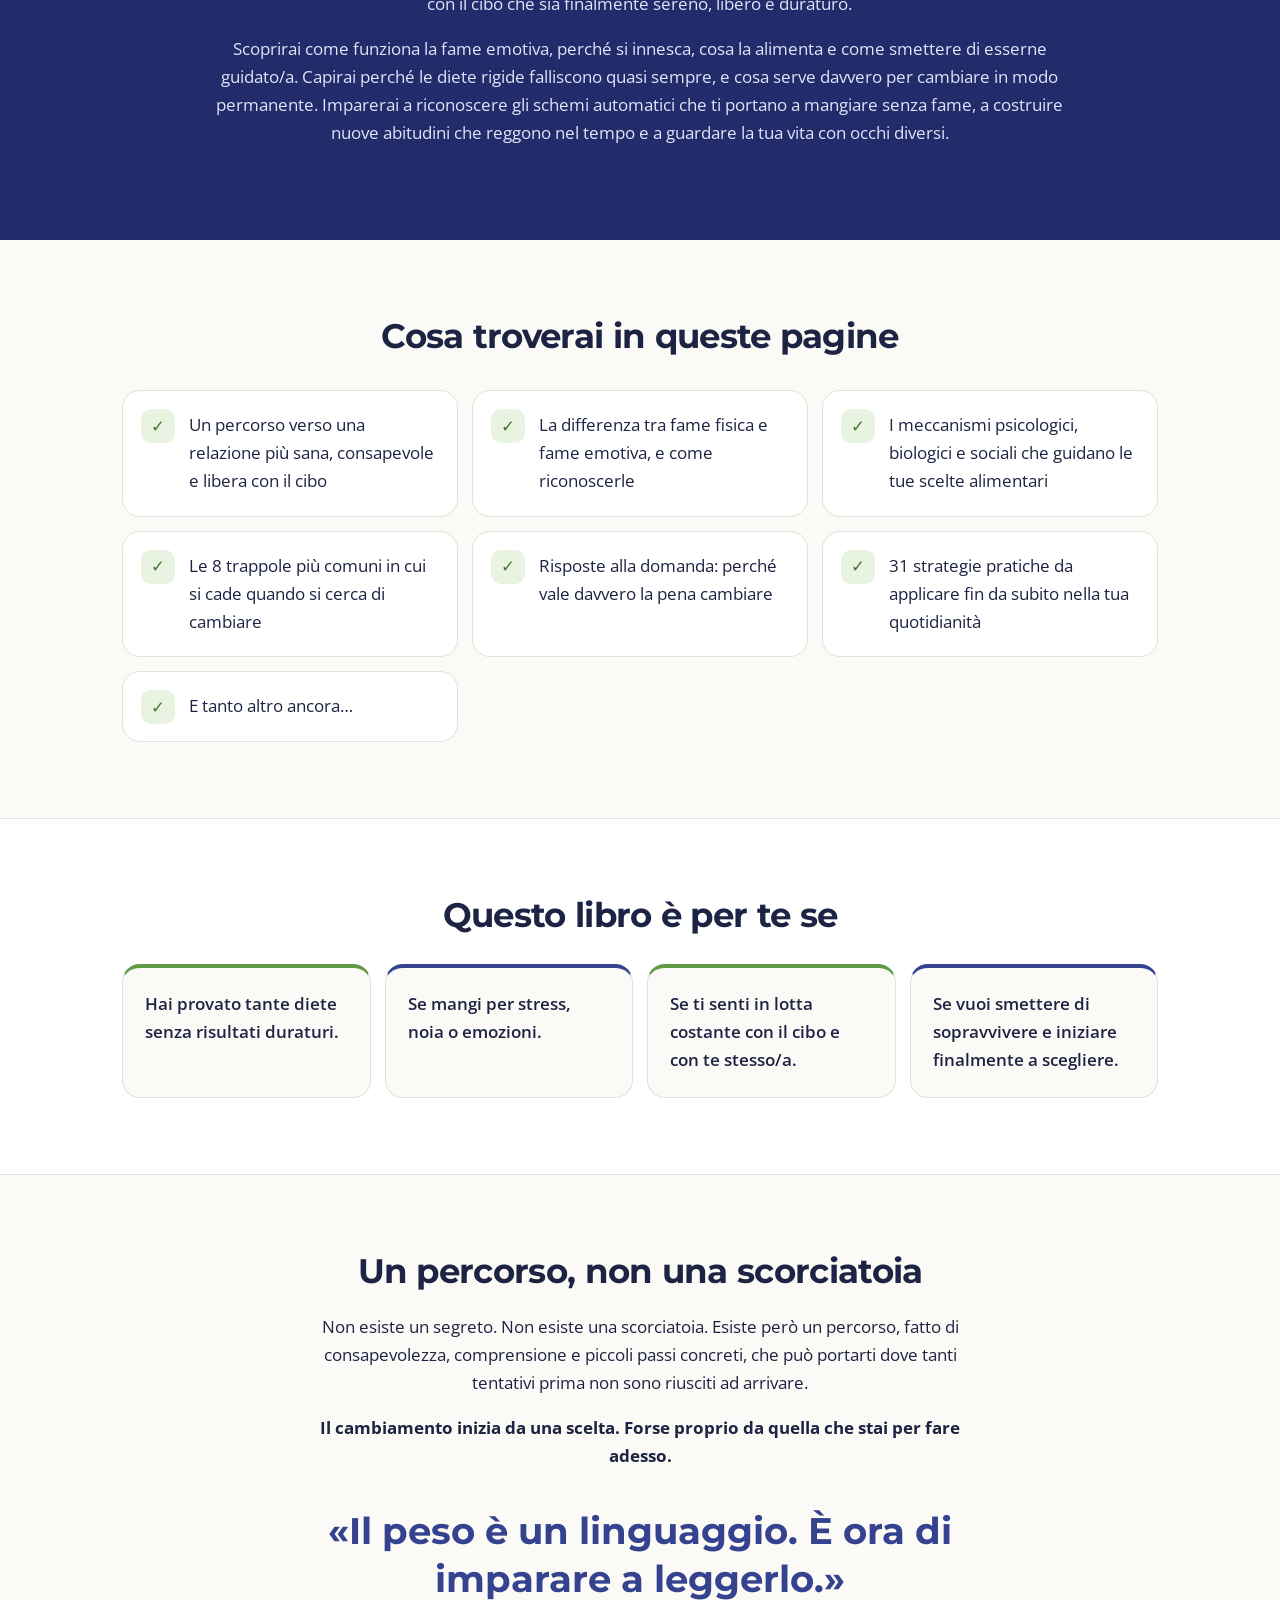
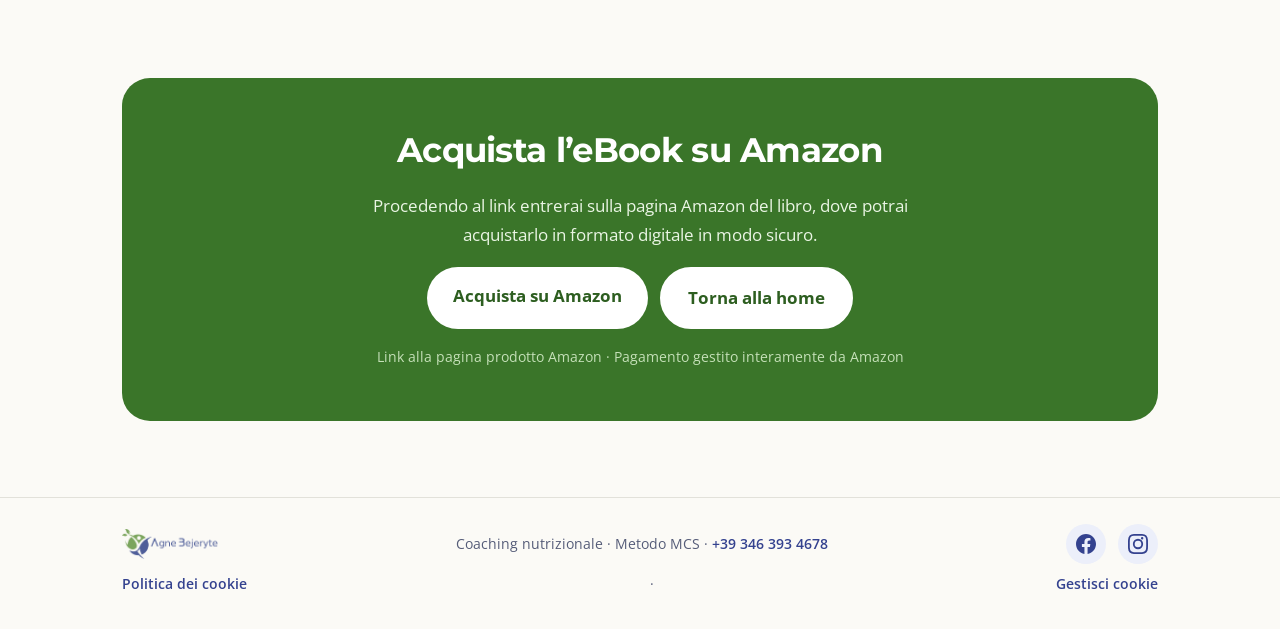
<file: ebook.html>
<!DOCTYPE html>
<html lang="it" class="js">
<head>
<meta charset="utf-8">
<!-- Google Consent Mode v2 – default denied (inline, prima di qualsiasi tag) -->
<script>
window.dataLayer = window.dataLayer || [];
function gtag(){dataLayer.push(arguments);}
window.gtag = gtag;
window.__agneConsentDefault = true;
gtag('consent','default',{
  'ad_storage':'denied',
  'ad_user_data':'denied',
  'ad_personalization':'denied',
  'analytics_storage':'denied',
  'functionality_storage':'granted',
  'security_storage':'granted',
  'wait_for_update':500
});
</script>
<title>Il peso è un linguaggio – eBook | Agne Bejeryte</title>
<meta name="description" content="eBook «Il peso è un linguaggio» di Agne Bejeryte: perché il rapporto con il cibo non è un difetto da correggere, ma un messaggio da comprendere. Disponibile su Amazon.">
<meta name="robots" content="index, follow, max-image-preview:large, max-snippet:-1, max-video-preview:-1">
<meta name="author" content="Agne Bejeryte">
<meta name="theme-color" content="#34428f">
<meta name="geo.region" content="IT">
<meta name="geo.placename" content="Italia">
<link rel="canonical" href="https://stefanosupernet-sudo.github.io/agne-counselor/ebook.html">
<meta property="og:type" content="book">
<meta property="og:locale" content="it_IT">
<meta property="og:site_name" content="Agne Bejeryte – Coaching nutrizionale">
<meta property="og:title" content="Il peso è un linguaggio – eBook | Agne Bejeryte">
<meta property="og:description" content="eBook «Il peso è un linguaggio» di Agne Bejeryte: perché il rapporto con il cibo non è un difetto da correggere, ma un messaggio da comprendere. Disponibile su Amazon.">
<meta property="og:url" content="https://stefanosupernet-sudo.github.io/agne-counselor/ebook.html">
<meta property="og:image" content="https://stefanosupernet-sudo.github.io/agne-counselor/img/ebook-cover.jpg">
<meta property="og:image:alt" content="Copertina eBook Il peso è un linguaggio">
<meta name="twitter:card" content="summary_large_image">
<meta name="twitter:title" content="Il peso è un linguaggio – eBook | Agne Bejeryte">
<meta name="twitter:description" content="eBook «Il peso è un linguaggio» di Agne Bejeryte: perché il rapporto con il cibo non è un difetto da correggere, ma un messaggio da comprendere. Disponibile su Amazon.">
<meta name="twitter:image" content="https://stefanosupernet-sudo.github.io/agne-counselor/img/ebook-cover.jpg">
<meta name="viewport" content="width=device-width, initial-scale=1, viewport-fit=cover">
<meta name="keywords" content="ebook peso linguaggio, fame emotiva, rapporto con il cibo, Agne Bejeryte, coaching nutrizionale, libro alimentazione, strategie alimentari">
<link rel="preconnect" href="https://fonts.googleapis.com">
<link rel="preconnect" href="https://fonts.gstatic.com" crossorigin>
<link href="https://fonts.googleapis.com/css2?family=Montserrat:wght@500;600;700&family=Open+Sans:wght@400;600;700&display=swap" rel="stylesheet">
<style>
:root{
  --bg:#fbfaf6;--surface:#fff;--ink:#1d2342;--muted:#555c78;
  --indigo:#34428f;--green:#5f9a45;--green-d:#3e7a2c;
  --tint:#eceffa;--sage:#e8f3e1;--peach:#fde6d8;--line:#e2e1da;--navy:#222c6b;
  --head:'Montserrat',system-ui,sans-serif;--body:'Open Sans',system-ui,sans-serif;
}
*{box-sizing:border-box}
html{scroll-behavior:smooth;scroll-padding-top:calc(env(safe-area-inset-top,0px) + 76px)}
body{margin:0;background:var(--bg);color:var(--ink);font:400 1.04rem/1.7 var(--body)}
img{max-width:100%;display:block;height:auto}
h1,h2,h3{font-family:var(--head);font-weight:700;line-height:1.2;margin:0 0 .6em;letter-spacing:-.02em}
h1{font-size:clamp(1.9rem,5.2vw,3rem)}
h2{font-size:clamp(1.5rem,3.5vw,2.15rem);text-align:center}
h3{font-size:1.12rem}
p{margin:0 0 1em;max-width:64ch}
.wrap{max-width:1080px;margin:0 auto;padding:0 22px}
section{padding:76px 0}
section .wrap>p{margin-inline:auto;text-align:center}
.btn{display:inline-block;background:#34428f;color:#fff;text-decoration:none;font-weight:700;padding:15px 26px;border-radius:999px;transition:transform .15s,background .15s}
.btn:hover{transform:translateY(-2px);background:#26327a}
.btn.big{font-size:1.05rem;padding:17px 32px;box-shadow:0 14px 28px -14px #34428f;background:var(--green)}
.btn.big:hover{background:var(--green-d)}
.btn.ghost{background:transparent;border:2px solid #fff;color:#fff}
.btn.ghost:hover{background:rgba(255,255,255,.15)}
.bar{position:fixed;top:env(safe-area-inset-top,0px);left:0;right:0;height:4px;z-index:60;background:linear-gradient(90deg,var(--green),var(--indigo));transform-origin:0 50%;transform:scaleX(0)}
header{position:sticky;top:env(safe-area-inset-top,0px);z-index:40;background:color-mix(in srgb,var(--bg) 92%,transparent);backdrop-filter:blur(10px);border-bottom:1px solid var(--line)}
header .wrap{display:flex;align-items:center;justify-content:space-between;gap:16px;height:68px;position:relative}
.logo{height:40px;width:auto;object-fit:contain}
nav.main-nav{display:flex;gap:14px;align-items:center;flex-wrap:wrap}
nav.main-nav a{text-decoration:none;font-weight:600;font-size:.88rem;color:var(--muted)}
nav.main-nav a:hover{color:var(--indigo)}
nav.main-nav .btn{padding:10px 16px;color:#fff;font-size:.88rem}
.menu-toggle{display:none;background:none;border:none;cursor:pointer;padding:10px;z-index:45}
.menu-toggle span{display:block;width:22px;height:2px;background:var(--ink);margin:5px 0;border-radius:1px;transition:transform .2s,opacity .2s}
.menu-toggle[aria-expanded="true"] span:nth-child(1){transform:translateY(7px) rotate(45deg)}
.menu-toggle[aria-expanded="true"] span:nth-child(2){opacity:0}
.menu-toggle[aria-expanded="true"] span:nth-child(3){transform:translateY(-7px) rotate(-45deg)}
@media(max-width:900px){
  .menu-toggle{display:block}
  nav.main-nav{display:none;position:absolute;left:0;right:0;top:100%;background:var(--surface);border-bottom:1px solid var(--line);flex-direction:column;align-items:stretch;padding:12px 22px 20px;gap:4px;box-shadow:0 12px 28px rgba(29,35,66,.1);z-index:42}
  nav.main-nav.open{display:flex}
  nav.main-nav a{display:block!important;padding:12px 8px;font-size:1rem;color:var(--ink);border-bottom:1px solid var(--line);font-weight:600}
  nav.main-nav a:last-of-type,nav.main-nav a.btn{border-bottom:0}
  nav.main-nav a.btn{margin-top:10px;text-align:center;color:#fff!important;padding:12px 16px}
}
.hero{padding:44px 0 80px;background:linear-gradient(165deg,var(--peach),var(--bg) 72%)}
.hero .wrap{display:grid;grid-template-columns:1.1fr .9fr;gap:48px;align-items:center}
.hero h1{margin-bottom:.4em;text-align:left}
.by{font-weight:700;color:var(--green-d);margin:0 0 .5em}
.buy{margin-top:26px}
.buy h2{font-size:1.05rem;text-align:left;margin:0 0 .7em}
.buy small{display:block;margin-top:12px;color:var(--muted);font-size:.9rem;max-width:44ch}
.cover{position:relative;width:min(100%,320px);margin:0 auto;aspect-ratio:1512/2400;isolation:isolate;transform:rotate(-2deg);transition:transform .3s ease}
.cover::before{content:"";position:absolute;inset:20px -20px -20px 20px;border-radius:18px;background:var(--green);z-index:-1}
.cover img{width:100%;height:100%;object-fit:cover;border-radius:14px;box-shadow:0 20px 50px rgba(29,35,66,.2)}
@media(max-width:820px){
  .hero .wrap{grid-template-columns:1fr;gap:36px}
  .hero h1,.buy h2{text-align:center}
  .buy{text-align:center}
  .buy small{margin-inline:auto}
  .cover{width:min(100%,260px)}
}
.band{background:var(--surface);border-block:1px solid var(--line)}
.hl{margin-top:34px;background:var(--sage);border-radius:20px;padding:26px 30px;font-weight:600}
.hl p{margin:0;max-width:none;text-align:left!important}
.q{display:grid;grid-template-columns:repeat(auto-fit,minmax(240px,1fr));gap:14px;margin-top:28px}
.q .card{background:var(--bg);border:1px solid var(--line);border-radius:18px;padding:22px}
.q .card p{font:600 1.05rem/1.5 var(--head);color:var(--ink);margin:0;max-width:none;text-align:left}
.statement{background:var(--navy);color:#fff}
.statement h2{color:#fff;max-width:18em;margin-inline:auto}
.statement p{color:#dfe4f8;max-width:52em}
.list{list-style:none;display:grid;grid-template-columns:repeat(auto-fit,minmax(300px,1fr));gap:14px;margin:32px 0 0;padding:0}
.list li{position:relative;background:var(--surface);border:1px solid var(--line);border-radius:18px;padding:20px 20px 20px 66px;text-align:left;color:var(--ink)}
.list li::before{content:"✓";position:absolute;left:18px;top:18px;width:34px;height:34px;border-radius:10px;background:var(--sage);color:var(--green-d);display:grid;place-items:center;font-weight:700}
.grid.big4{display:grid;grid-template-columns:repeat(auto-fit,minmax(220px,1fr));gap:14px;margin-top:28px}
.grid.big4 .card{background:var(--bg);border:1px solid var(--line);border-radius:18px;padding:22px;border-top:4px solid var(--green)}
.grid.big4 .card:nth-child(even){border-top-color:var(--indigo)}
.grid.big4 .card p{margin:0;color:var(--ink);font-weight:600;max-width:none;text-align:left}
.bq{font:700 clamp(1.5rem,4vw,2.3rem)/1.3 var(--head);text-align:center;max-width:22em;margin:36px auto 0;color:var(--indigo)}
.contact{background:#3a7529;color:#fff;border-radius:28px;padding:52px 28px;text-align:center}
.contact h2{color:#fff}
.contact p{margin:0 auto 1.1em;color:#eaf5e4;max-width:36em}
.contact .btn{background:#fff;color:#2d5e20}
.contact .row{display:flex;flex-wrap:wrap;gap:12px;justify-content:center;margin-top:6px}
.contact small{display:block;margin-top:16px;color:#c5e0b8;font-size:.88rem}
footer{padding:26px 0 34px;border-top:1px solid var(--line);color:var(--muted);font-size:.9rem}
footer .wrap{display:flex;align-items:center;justify-content:space-between;flex-wrap:wrap;gap:14px}
footer .logo{height:30px}
footer a{color:var(--indigo);font-weight:600;text-decoration:none}
.social{display:flex;gap:12px}
.social-link{display:inline-flex;align-items:center;justify-content:center;width:40px;height:40px;border-radius:50%;background:var(--tint);color:var(--indigo)}
.social-link:hover{background:var(--indigo);color:#fff}
html.js .rv{opacity:0;transform:translateY(22px);transition:opacity .6s,transform .6s}
html.js .rv.in{opacity:1;transform:none}
@media(prefers-reduced-motion:reduce){html.js .rv{opacity:1;transform:none;transition:none}.cover{transition:none}}
</style>
<script src="js/cookie-consent.js"></script>
<!--seo-ld-book-->
<script type="application/ld+json">
{
  "@context": "https://schema.org",
  "@type": "Book",
  "@id": "https://stefanosupernet-sudo.github.io/agne-counselor/ebook.html#book",
  "name": "Il peso è un linguaggio",
  "alternateName": "Il peso è un linguaggio – eBook",
  "author": {
    "@id": "https://stefanosupernet-sudo.github.io/agne-counselor/#person",
    "name": "Agne Bejeryte"
  },
  "description": "eBook sul rapporto con il cibo e il peso come linguaggio emotivo: fame emotiva, schemi automatici e strategie pratiche.",
  "inLanguage": "it",
  "bookFormat": "https://schema.org/EBook",
  "url": "https://stefanosupernet-sudo.github.io/agne-counselor/ebook.html",
  "image": "https://stefanosupernet-sudo.github.io/agne-counselor/img/ebook-cover.jpg",
  "offers": {
    "@type": "Offer",
    "url": "https://amzn.eu/d/04YHhiab",
    "availability": "https://schema.org/InStock",
    "priceCurrency": "EUR"
  }
}
</script>
<!--/seo-ld-book-->
<!--seo-ld-extra-->
<script type="application/ld+json">
{
  "@context": "https://schema.org",
  "@graph": [
    {
      "@type": "Person",
      "@id": "https://stefanosupernet-sudo.github.io/agne-counselor/#person",
      "name": "Agne Bejeryte",
      "url": "https://stefanosupernet-sudo.github.io/agne-counselor/",
      "image": "https://stefanosupernet-sudo.github.io/agne-counselor/img/foto-agne.jpg",
      "jobTitle": "Coach Nutrizionale",
      "description": "Coach nutrizionale specializzata in fame emotiva, abitudini alimentari e Metodo MCS (Motivazione, Consapevolezza, Strategie).",
      "telephone": "+39-346-393-4678",
      "sameAs": [
        "https://wa.me/393463934678"
      ],
      "knowsAbout": [
        "Coaching nutrizionale",
        "Fame emotiva",
        "Metodo MCS",
        "Abitudini alimentari",
        "Consapevolezza alimentare",
        "Nutrizione psicosomatica"
      ],
      "alumniOf": {
        "@type": "EducationalOrganization",
        "name": "Università delle Scienze della Salute Psicologiche e Sociali (UniPsi)"
      },
      "hasCredential": [
        {
          "@type": "EducationalOccupationalCredential",
          "name": "Diploma di Consulente in Naturopatia Scientifica"
        },
        {
          "@type": "EducationalOccupationalCredential",
          "name": "Laurea in Servizio Sociale"
        }
      ]
    },
    {
      "@type": "BreadcrumbList",
      "@id": "https://stefanosupernet-sudo.github.io/agne-counselor/ebook.html#breadcrumb",
      "itemListElement": [
        {
          "@type": "ListItem",
          "position": 1,
          "name": "Home",
          "item": "https://stefanosupernet-sudo.github.io/agne-counselor/"
        },
        {
          "@type": "ListItem",
          "position": 2,
          "name": "eBook",
          "item": "https://stefanosupernet-sudo.github.io/agne-counselor/ebook.html"
        }
      ]
    }
  ]
}
</script>
<!--/seo-ld-extra-->
</head>
<body>
<div class="bar" aria-hidden="true"></div>
<header>
  <div class="wrap">
    <a href="https://stefanosupernet-sudo.github.io/agne-counselor/" aria-label="Torna alla home">
      <img class="logo" src="img/logo%20web%20nuovo.png" alt="Logo Agne Bejeryte – Coach Nutrizionale" width="120" height="40">
    </a>
    <button class="menu-toggle" type="button" aria-label="Apri menu" aria-expanded="false" aria-controls="main-nav">
      <span></span><span></span><span></span>
    </button>
    <nav class="main-nav" id="main-nav" aria-label="Principale">
      <a href="https://stefanosupernet-sudo.github.io/agne-counselor/">Home</a>
      <a href="coaching.html">Coaching nutrizionale</a>
      <a href="metodo-mcs.html">Metodo MCS</a>
      <a href="percorso.html">Come funziona</a>
      <a href="attestati.html">Chi sono</a>
      <a href="ebook.html" aria-current="page">eBook</a>
      <a href="faq.html">FAQ</a>
      <a class="btn" href="https://wa.me/393463934678?text=Ciao%2C%20vorrei%20una%20prima%20conversazione%20gratuita" target="_blank" rel="noopener">Scrivi su WhatsApp</a>
    </nav>
  </div>
</header>

<main id="top">
  <section class="hero">
    <div class="wrap">
      <div>
        <h1>Il peso è un linguaggio</h1>
        <p class="lead" style="font-size:1.2rem;font-weight:600;max-width:36em;text-align:left;margin:0 0 12px">Perché il tuo rapporto con il cibo non è un difetto da correggere, ma un messaggio da comprendere</p>
        <p class="by">Di Agne Bejeryte · Disponibile su Amazon in formato digitale</p>
        <div class="buy">
          <h2>Acquista l’eBook su Amazon</h2>
          <a class="btn big" href="https://amzn.eu/d/04YHhiab" target="_blank" rel="noopener noreferrer">Acquista su Amazon</a>
          <small>Cliccando il pulsante verrai reindirizzato su Amazon, dove potrai completare l’acquisto in sicurezza.</small>
        </div>
      </div>
      <div class="cover" id="cover">
        <img src="img/ebook-cover.jpg" alt="Copertina dell’eBook «Il peso è un linguaggio» di Agne Bejeryte" width="320" height="508" loading="eager">
      </div>
    </div>
  </section>

  <section class="band" id="problema">
    <div class="wrap">
      <h2>Il problema non è solo il metabolismo</h2>
      <p>Hai provato diete, integratori, programmi di allenamento. Hai contato calorie, eliminato carboidrati, resistito alle tentazioni. Eppure sei ancora qui, a chiederti perché non riesci a cambiare davvero.</p>
      <div class="hl rv"><p>La risposta non è nel tuo metabolismo. Non è nella tua forza di volontà. È in qualcosa di molto più complesso, qualcosa che nessuna dieta ha mai toccato: il significato che il cibo ha assunto nella tua vita.</p></div>
      <div class="q stag">
        <div class="card"><p>Perché mangi quando non hai fame?</p></div>
        <div class="card"><p>Cosa stai cercando davvero quando apri il frigorifero la sera, dopo una giornata difficile?</p></div>
        <div class="card"><p>Cosa sente il tuo corpo quando si rifugia nel cibo?</p></div>
      </div>
    </div>
  </section>

  <section class="statement">
    <div class="wrap">
      <h2>Il peso come linguaggio</h2>
      <p class="rv">Il peso non è solo una questione di calorie. È un linguaggio. Racconta il tuo rapporto con le emozioni, con lo stress, con i bisogni che non hai trovato altro modo per soddisfare. E finché non impari a leggerlo, qualsiasi tentativo di cambiamento rischia di restare in superficie.</p>
      <p class="rv">In questo libro ti guido in un percorso diverso da tutto ciò che hai provato finora. Non troverai un’altra dieta da seguire. Troverai gli strumenti per capire davvero cosa sta succedendo dentro di te, e per costruire un rapporto con il cibo che sia finalmente sereno, libero e duraturo.</p>
      <p class="rv">Scoprirai come funziona la fame emotiva, perché si innesca, cosa la alimenta e come smettere di esserne guidato/a. Capirai perché le diete rigide falliscono quasi sempre, e cosa serve davvero per cambiare in modo permanente. Imparerai a riconoscere gli schemi automatici che ti portano a mangiare senza fame, a costruire nuove abitudini che reggono nel tempo e a guardare la tua vita con occhi diversi.</p>
    </div>
  </section>

  <section id="contenuti">
    <div class="wrap">
      <h2>Cosa troverai in queste pagine</h2>
      <ul class="list stag">
        <li>Un percorso verso una relazione più sana, consapevole e libera con il cibo</li>
        <li>La differenza tra fame fisica e fame emotiva, e come riconoscerle</li>
        <li>I meccanismi psicologici, biologici e sociali che guidano le tue scelte alimentari</li>
        <li>Le 8 trappole più comuni in cui si cade quando si cerca di cambiare</li>
        <li>Risposte alla domanda: perché vale davvero la pena cambiare</li>
        <li>31 strategie pratiche da applicare fin da subito nella tua quotidianità</li>
        <li>E tanto altro ancora…</li>
      </ul>
    </div>
  </section>

  <section class="band" id="per-te">
    <div class="wrap">
      <h2>Questo libro è per te se</h2>
      <div class="grid big4 stag">
        <div class="card"><p>Hai provato tante diete senza risultati duraturi.</p></div>
        <div class="card"><p>Se mangi per stress, noia o emozioni.</p></div>
        <div class="card"><p>Se ti senti in lotta costante con il cibo e con te stesso/a.</p></div>
        <div class="card"><p>Se vuoi smettere di sopravvivere e iniziare finalmente a scegliere.</p></div>
      </div>
    </div>
  </section>

  <section>
    <div class="wrap">
      <h2>Un percorso, non una scorciatoia</h2>
      <p class="rv">Non esiste un segreto. Non esiste una scorciatoia. Esiste però un percorso, fatto di consapevolezza, comprensione e piccoli passi concreti, che può portarti dove tanti tentativi prima non sono riusciti ad arrivare.</p>
      <p class="rv"><strong>Il cambiamento inizia da una scelta. Forse proprio da quella che stai per fare adesso.</strong></p>
      <p class="bq rv">«Il peso è un linguaggio. È ora di imparare a leggerlo.»</p>
    </div>
  </section>

  <section id="acquista" style="padding-top:0">
    <div class="wrap">
      <div class="contact">
        <h2>Acquista l’eBook su Amazon</h2>
        <p>Procedendo al link entrerai sulla pagina Amazon del libro, dove potrai acquistarlo in formato digitale in modo sicuro.</p>
        <div class="row">
          <a class="btn" href="https://amzn.eu/d/04YHhiab" target="_blank" rel="noopener noreferrer">Acquista su Amazon</a>
          <a class="btn ghost" href="https://stefanosupernet-sudo.github.io/agne-counselor/">Torna alla home</a>
        </div>
        <small>Link alla pagina prodotto Amazon · Pagamento gestito interamente da Amazon</small>
      </div>
    </div>
  </section>
</main>

<footer>
  <div class="wrap">
    <a href="https://stefanosupernet-sudo.github.io/agne-counselor/"><img class="logo" src="img/logo%20web%20nuovo.png" alt="Logo Agne Bejeryte" width="96" height="30"></a>
    <span>Coaching nutrizionale · Metodo MCS · <a href="https://wa.me/393463934678" target="_blank" rel="noopener">+39 346 393 4678</a></span>
    <div class="social">
      <a class="social-link" href="https://www.facebook.com/counselingnaturopatico/" target="_blank" rel="noopener noreferrer" aria-label="Facebook">
        <svg viewBox="0 0 24 24" width="20" height="20" aria-hidden="true"><path fill="currentColor" d="M24 12.07C24 5.41 18.63 0 12 0S0 5.41 0 12.07C0 18.1 4.39 23.1 10.13 24v-8.44H7.08v-3.49h3.04V9.41c0-3.02 1.8-4.7 4.54-4.7 1.31 0 2.68.24 2.68.24v2.97h-1.5c-1.5 0-1.96.93-1.96 1.89v2.26h3.32l-.53 3.49h-2.79V24C19.62 23.1 24 18.1 24 12.07z"/></svg>
      </a>
      <a class="social-link" href="https://www.instagram.com/agne.counseling_nutrizionale/" target="_blank" rel="noopener noreferrer" aria-label="Instagram">
        <svg viewBox="0 0 24 24" width="20" height="20" aria-hidden="true"><path fill="currentColor" d="M12 2.16c3.2 0 3.58.01 4.85.07 3.25.15 4.77 1.69 4.92 4.92.06 1.27.07 1.65.07 4.85s-.01 3.58-.07 4.85c-.15 3.23-1.66 4.77-4.92 4.92-1.27.06-1.64.07-4.85.07s-3.58-.01-4.85-.07c-3.26-.15-4.77-1.7-4.92-4.92-.06-1.27-.07-1.64-.07-4.85s.01-3.58.07-4.85C2.38 3.92 3.9 2.38 7.15 2.23 8.42 2.17 8.8 2.16 12 2.16M12 0C8.74 0 8.33.01 7.05.07 2.7.27.27 2.69.07 7.05.01 8.33 0 8.74 0 12s.01 3.67.07 4.95c.2 4.36 2.62 6.78 6.98 6.98C8.33 23.99 8.74 24 12 24s3.67-.01 4.95-.07c4.35-.2 6.78-2.62 6.98-6.98.06-1.28.07-1.69.07-4.95s-.01-3.67-.07-4.95C23.73 2.7 21.31.27 16.95.07 15.67.01 15.26 0 12 0zm0 5.84a6.16 6.16 0 100 12.32 6.16 6.16 0 000-12.32zM12 16a4 4 0 110-8 4 4 0 010 8zm6.41-10.85a1.44 1.44 0 11-2.88 0 1.44 1.44 0 012.88 0z"/></svg>
      </a>
    </div>
  </div>
<div class="wrap" style="padding-top:8px;font-size:.85rem"><a href="cookie-policy.html">Politica dei cookie</a> · <a href="#" onclick="if(window.agneCookieConsent){agneCookieConsent.reopen();return false}">Gestisci cookie</a></div>
</footer>

<script>
(function(){
  var btn=document.querySelector('.menu-toggle');
  var nav=document.getElementById('main-nav');
  if(btn&&nav){
    btn.addEventListener('click',function(e){
      e.stopPropagation();
      var open=nav.classList.toggle('open');
      btn.setAttribute('aria-expanded',open?'true':'false');
      btn.setAttribute('aria-label',open?'Chiudi menu':'Apri menu');
    });
    document.addEventListener('click',function(e){
      if(!nav.contains(e.target)&&!btn.contains(e.target)){
        nav.classList.remove('open');
        btn.setAttribute('aria-expanded','false');
        btn.setAttribute('aria-label','Apri menu');
      }
    });
    nav.querySelectorAll('a').forEach(function(a){
      a.addEventListener('click',function(){
        nav.classList.remove('open');
        btn.setAttribute('aria-expanded','false');
        btn.setAttribute('aria-label','Apri menu');
      });
    });
  }
  document.querySelectorAll('.stag>*').forEach(function(e,i){e.classList.add('rv');e.style.transitionDelay=(i%6*90)+'ms'});
  try{
    var o=new IntersectionObserver(function(entries){
      entries.forEach(function(x){if(x.isIntersecting){x.target.classList.add('in');o.unobserve(x.target);}});
    },{threshold:.12});
    document.querySelectorAll('.rv').forEach(function(el){o.observe(el);});
  }catch(e){document.querySelectorAll('.rv').forEach(function(el){el.classList.add('in');});}
  var bar=document.querySelector('.bar'),cv=document.getElementById('cover');
  var rm=matchMedia('(prefers-reduced-motion:reduce)').matches;
  function sc(){
    var h=document.documentElement,m=h.scrollHeight-innerHeight;
    if(bar) bar.style.transform='scaleX('+(m>0?Math.min(1,scrollY/m):0)+')';
    if(!rm&&cv&&scrollY<900) cv.style.transform='rotate(-2deg) translateY('+(scrollY*-.06)+'px)';
  }
  addEventListener('scroll',sc,{passive:true});sc();
})();
</script>
</body>
</html>
</file>
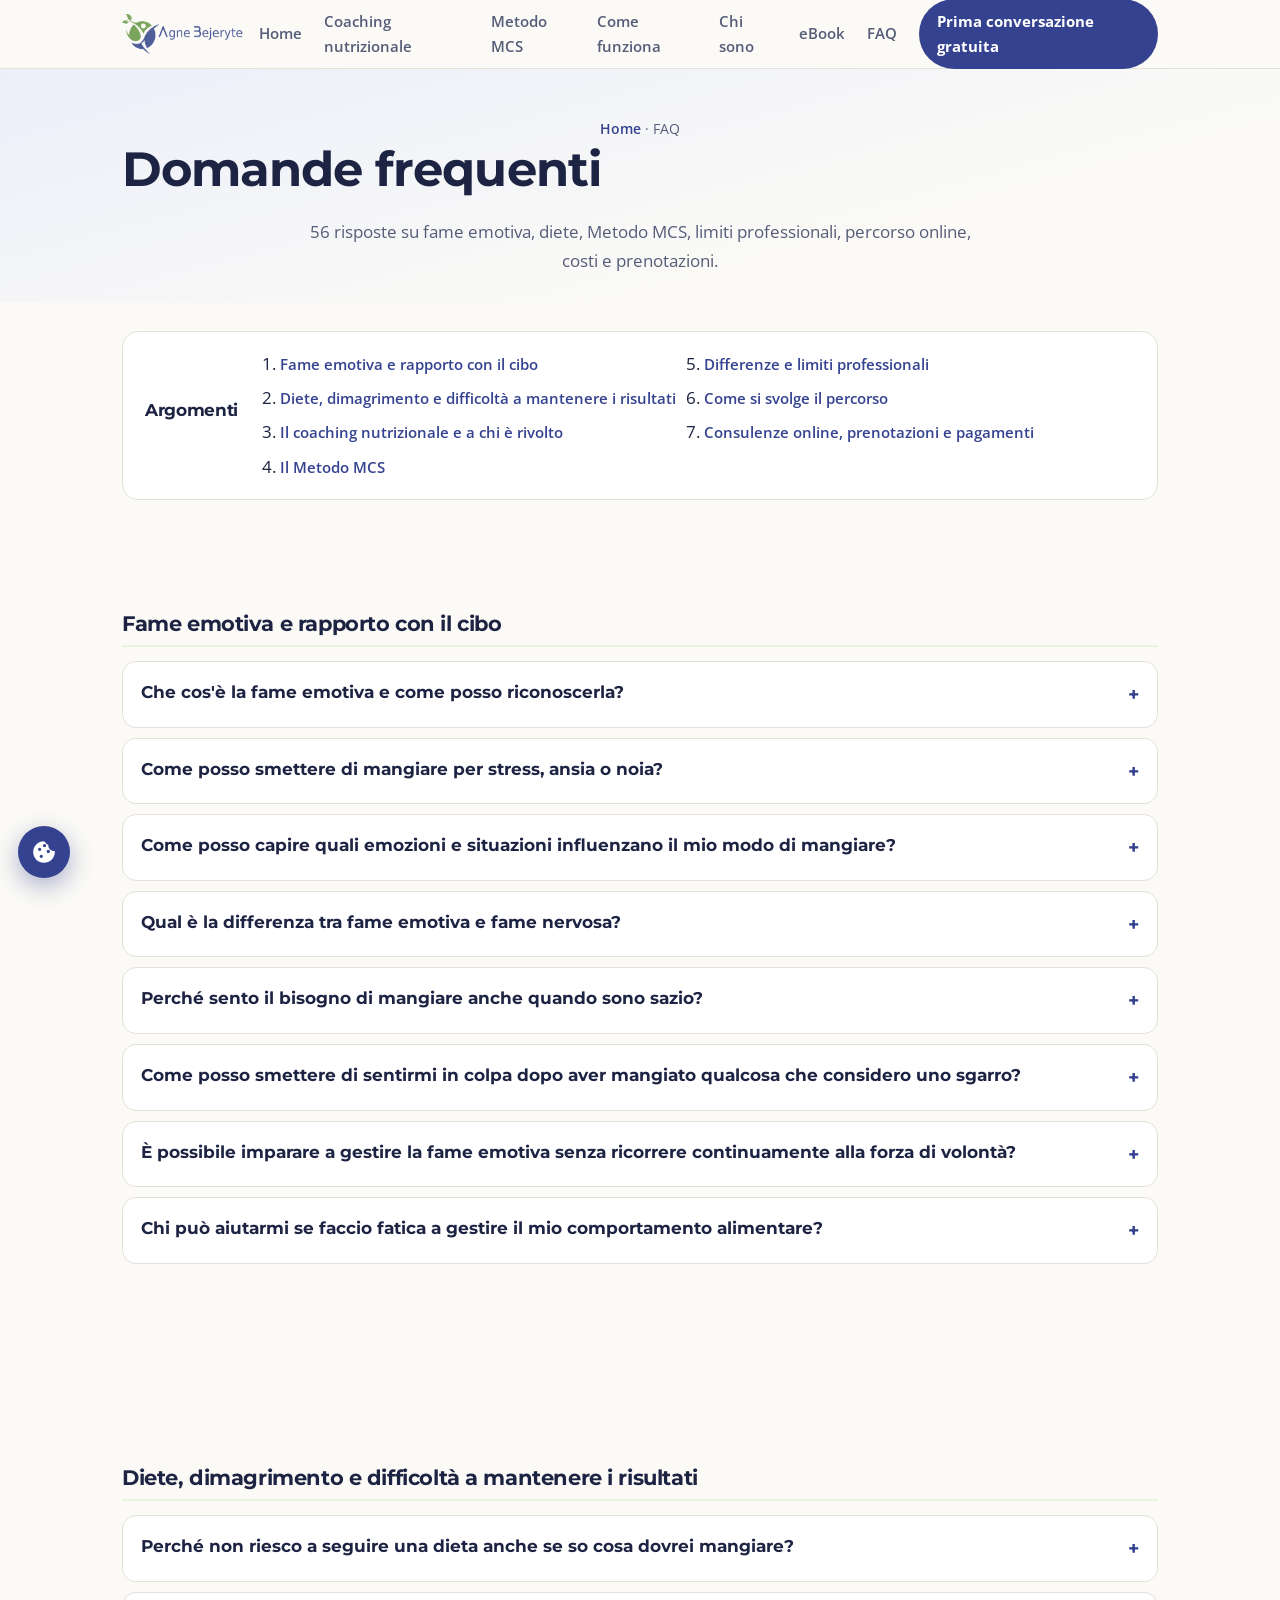
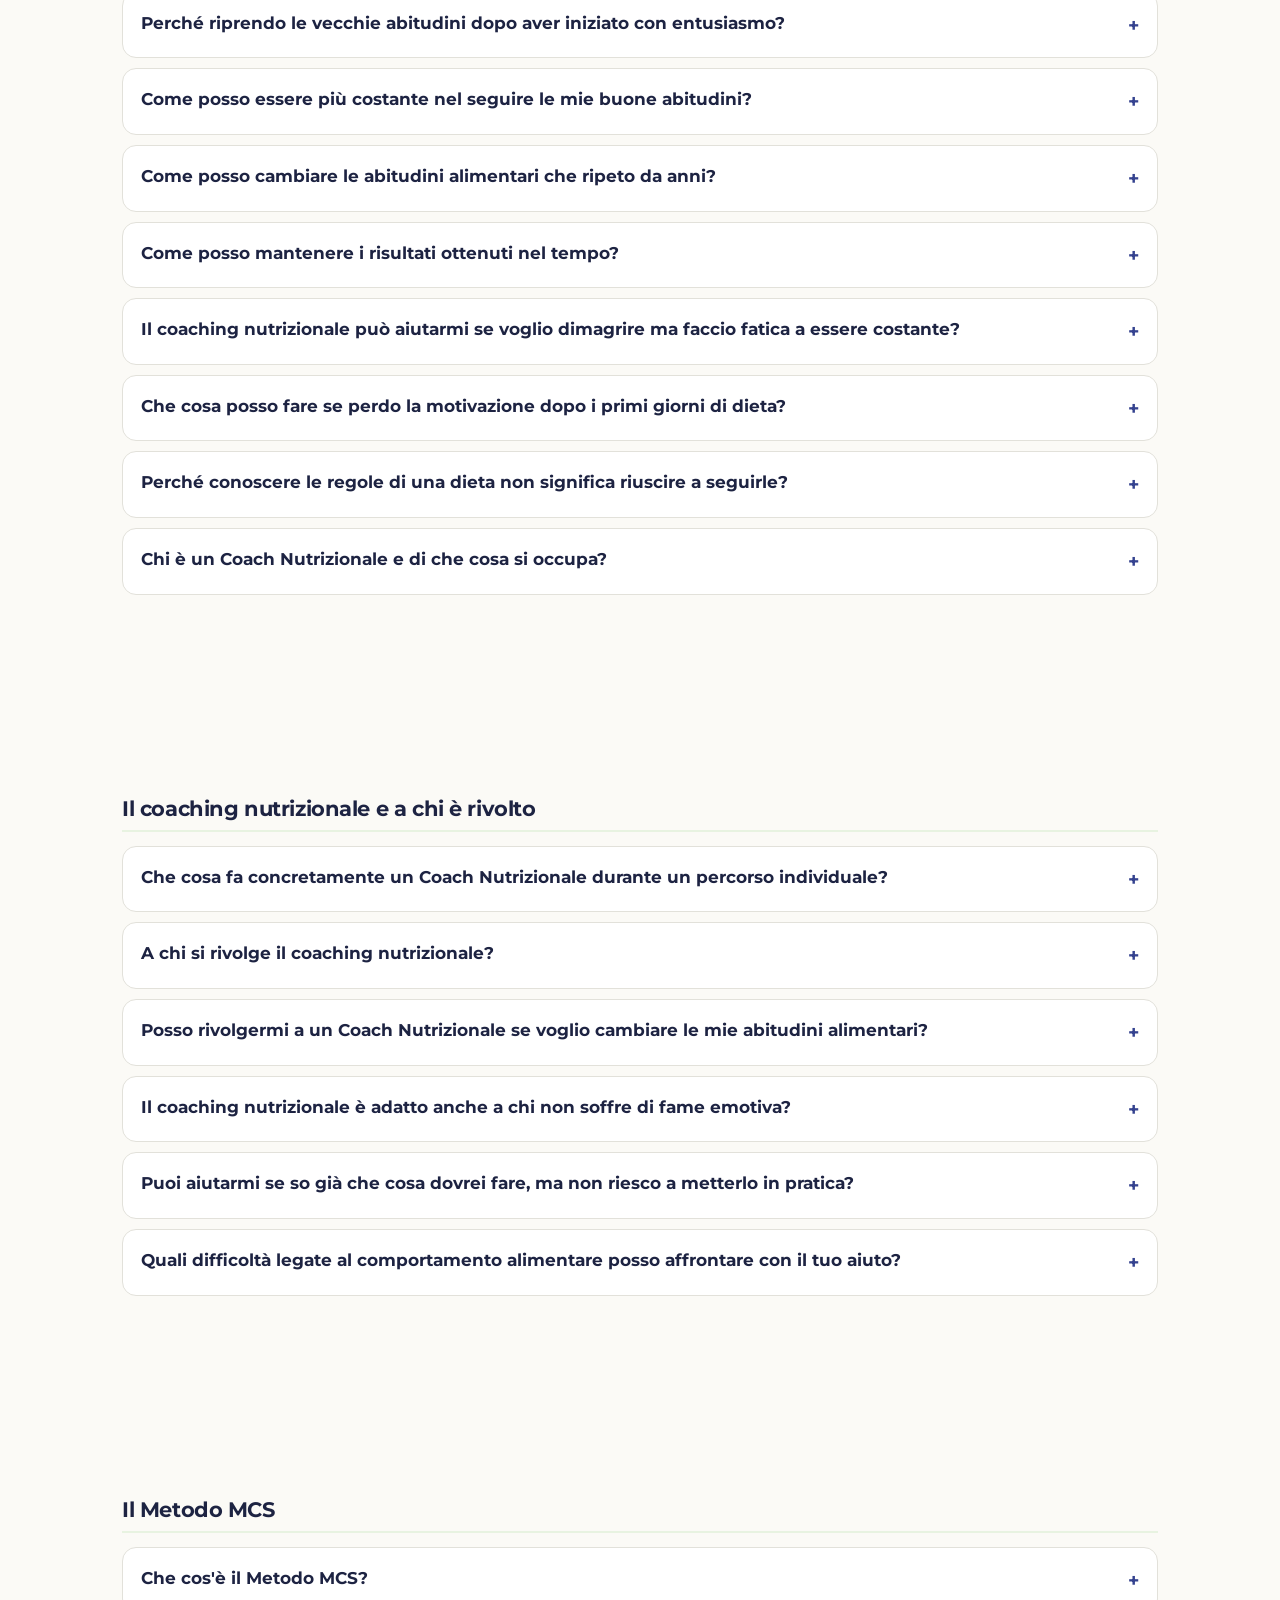
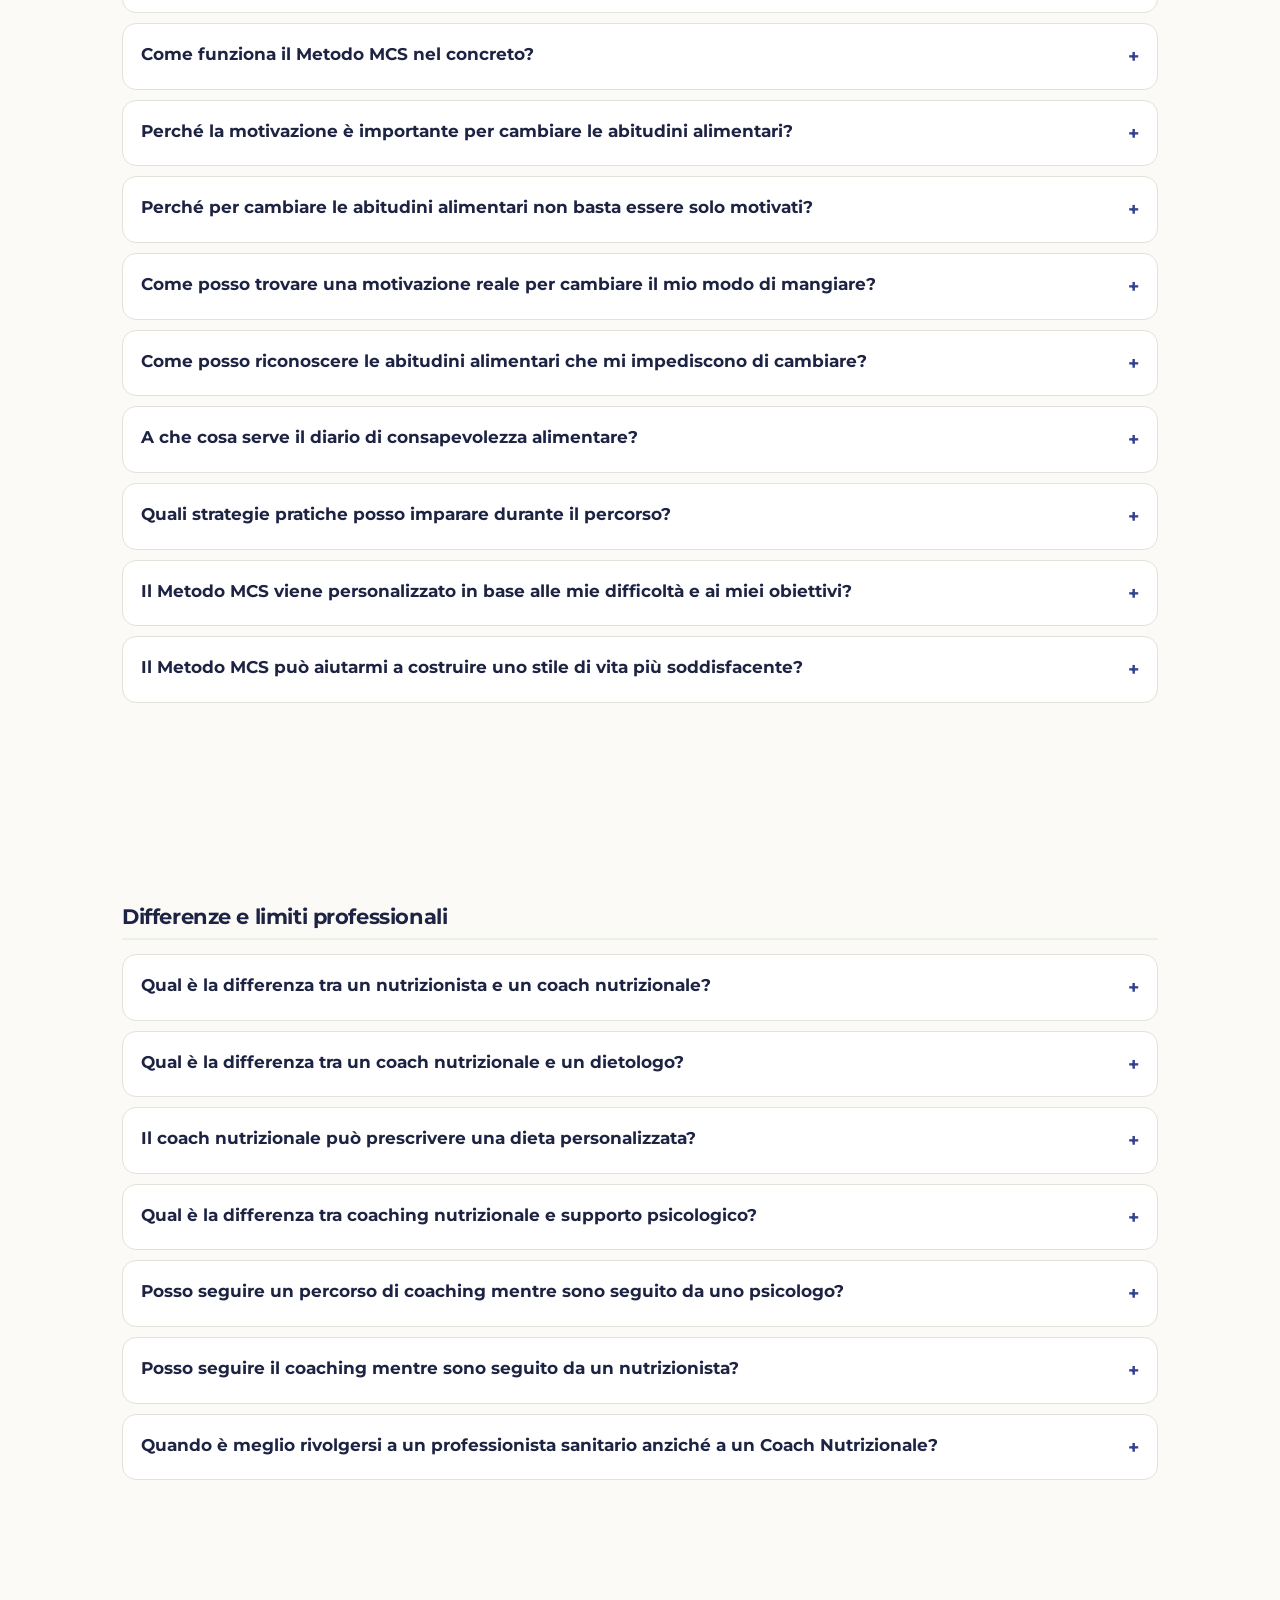
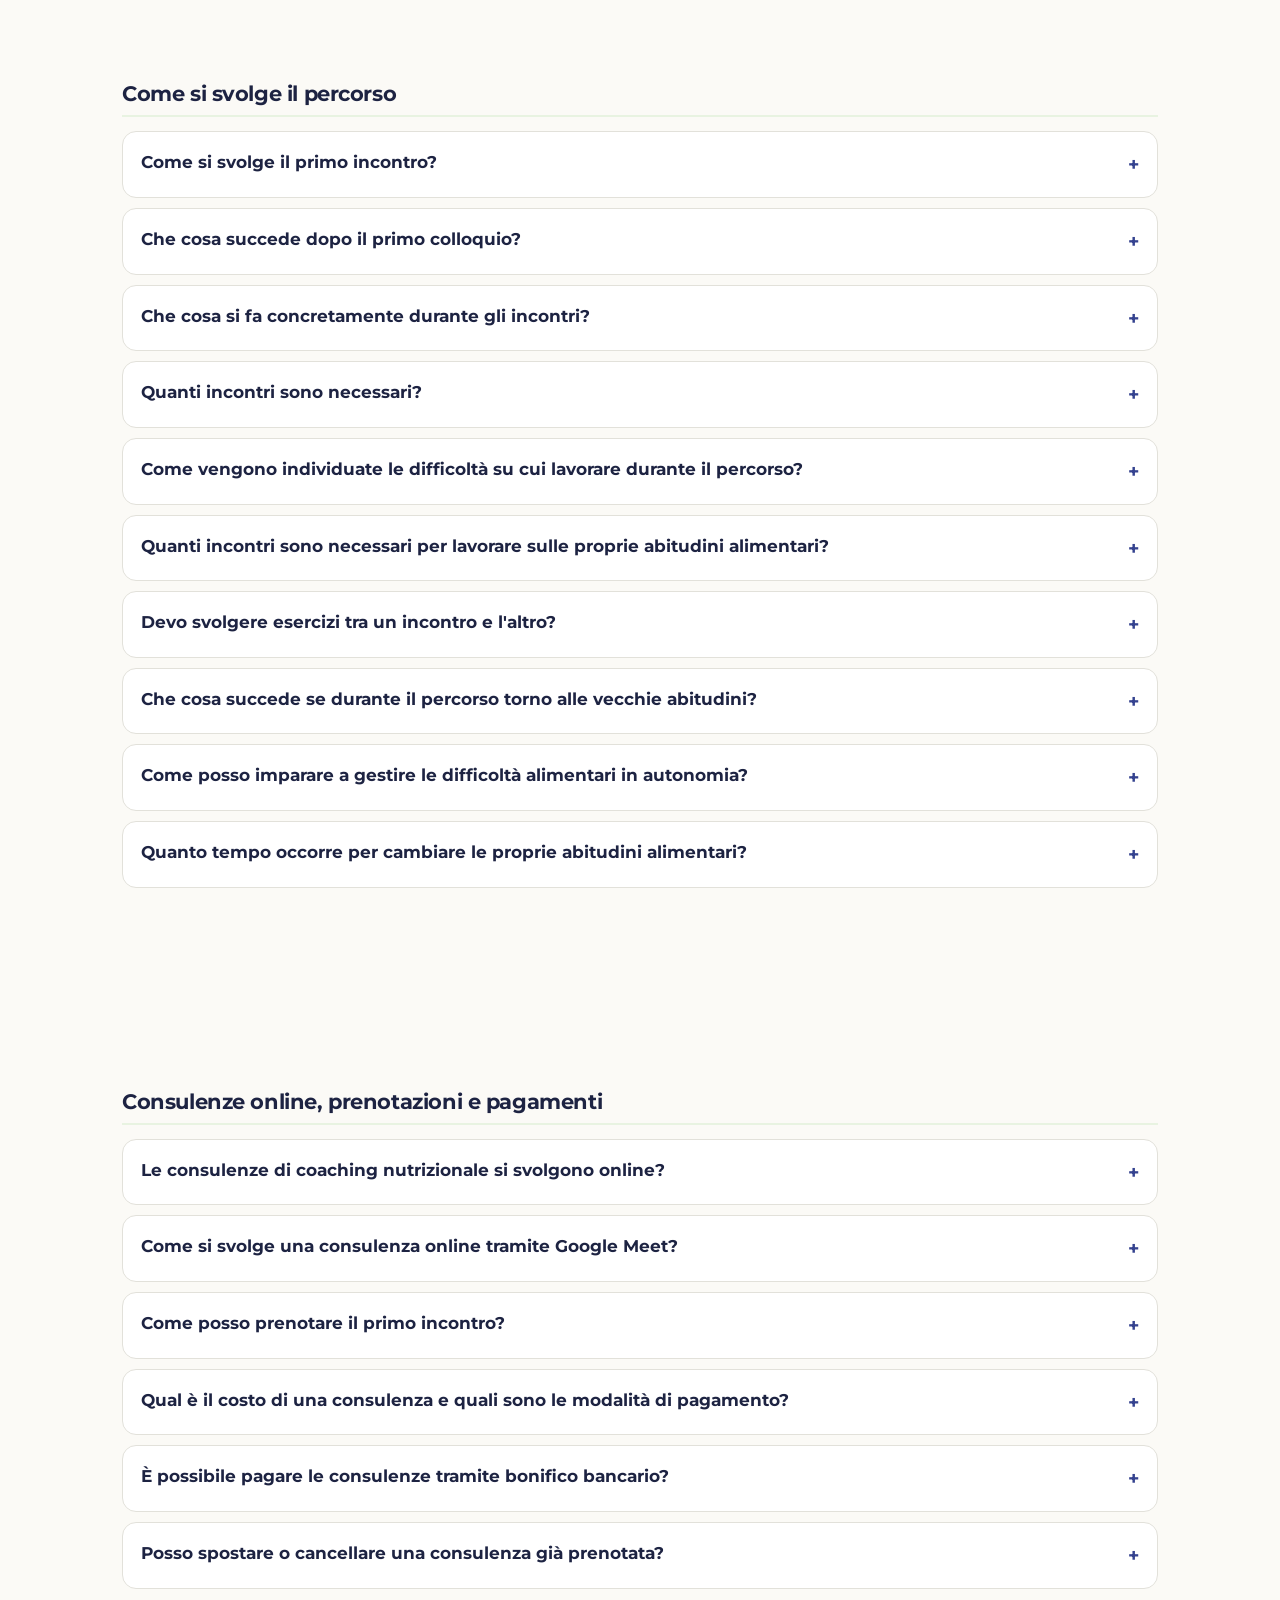
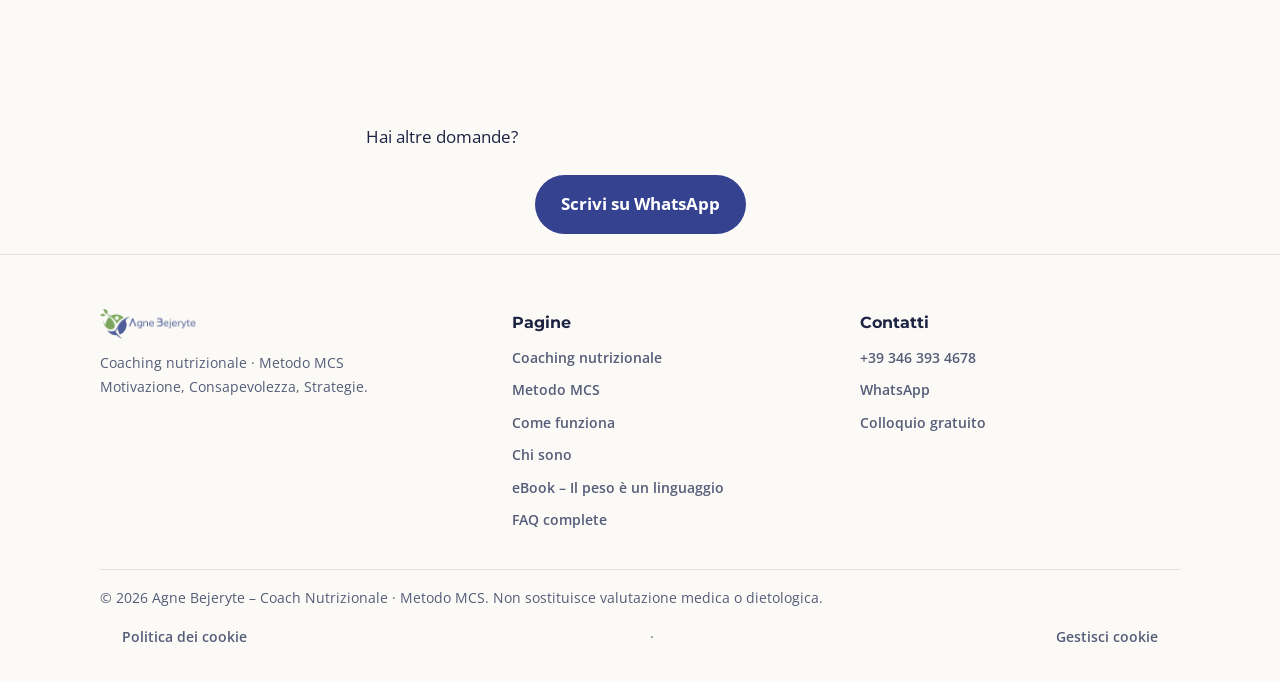
<file: faq.html>
<!DOCTYPE html>
<html lang="it">
<head>
<meta charset="utf-8">
<!-- Google Consent Mode v2 – default denied (inline, prima di qualsiasi tag) -->
<script>
window.dataLayer = window.dataLayer || [];
function gtag(){dataLayer.push(arguments);}
window.gtag = gtag;
window.__agneConsentDefault = true;
gtag('consent','default',{
  'ad_storage':'denied',
  'ad_user_data':'denied',
  'ad_personalization':'denied',
  'analytics_storage':'denied',
  'functionality_storage':'granted',
  'security_storage':'granted',
  'wait_for_update':500
});
</script>
<title>FAQ – Coaching nutrizionale e Metodo MCS | Agne Bejeryte</title>
<meta name="description" content="56 risposte su fame emotiva, diete, Metodo MCS, limiti del coaching nutrizionale e come funziona il percorso online con Agne Bejeryte.">
<meta name="robots" content="index, follow, max-image-preview:large, max-snippet:-1, max-video-preview:-1">
<meta name="author" content="Agne Bejeryte">
<meta name="theme-color" content="#34428f">
<meta name="geo.region" content="IT">
<meta name="geo.placename" content="Italia">
<link rel="canonical" href="https://stefanosupernet-sudo.github.io/agne-counselor/faq.html">
<meta property="og:type" content="website">
<meta property="og:locale" content="it_IT">
<meta property="og:site_name" content="Agne Bejeryte – Coaching nutrizionale">
<meta property="og:title" content="FAQ – Coaching nutrizionale e Metodo MCS | Agne Bejeryte">
<meta property="og:description" content="56 risposte su fame emotiva, diete, Metodo MCS, limiti del coaching nutrizionale e come funziona il percorso online con Agne Bejeryte.">
<meta property="og:url" content="https://stefanosupernet-sudo.github.io/agne-counselor/faq.html">
<meta property="og:image" content="https://stefanosupernet-sudo.github.io/agne-counselor/img/foto-agne.jpg">
<meta property="og:image:alt" content="FAQ coaching nutrizionale">
<meta name="twitter:card" content="summary_large_image">
<meta name="twitter:title" content="FAQ – Coaching nutrizionale e Metodo MCS | Agne Bejeryte">
<meta name="twitter:description" content="56 risposte su fame emotiva, diete, Metodo MCS, limiti del coaching nutrizionale e come funziona il percorso online con Agne Bejeryte.">
<meta name="twitter:image" content="https://stefanosupernet-sudo.github.io/agne-counselor/img/foto-agne.jpg">
<meta name="viewport" content="width=device-width, initial-scale=1, viewport-fit=cover">
<link rel="preconnect" href="https://fonts.googleapis.com">
<link rel="preconnect" href="https://fonts.gstatic.com" crossorigin>
<link href="https://fonts.googleapis.com/css2?family=Montserrat:wght@500;600;700&family=Open+Sans:wght@400;600;700&display=swap" rel="stylesheet">
<link rel="stylesheet" href="css/style.css">
<style>
.page-hero{padding:48px 0 28px;background:linear-gradient(165deg,var(--tint),var(--bg) 70%)}
.breadcrumb{font-size:.9rem;color:var(--muted);margin-bottom:12px}
.breadcrumb a{color:var(--indigo);font-weight:600;text-decoration:none}
.page-hero h1{text-align:left;margin-bottom:.4em}
.page-hero p{max-width:42em;color:var(--muted);margin:0}
.faq-toc{background:var(--surface);border:1px solid var(--line);border-radius:16px;padding:18px 22px;margin:28px 0 36px}
.faq-toc h2{font-size:1.05rem;text-align:left;margin:0 0 10px}
.faq-toc ol{margin:0;padding-left:1.2em;columns:2;gap:28px}
.faq-toc li{margin:0 0 6px;break-inside:avoid}
.faq-toc a{color:var(--indigo);font-weight:600;text-decoration:none;font-size:.95rem}
@media(max-width:640px){.faq-toc ol{columns:1}}
.faq-group{margin:0 0 40px}
.faq-group h2{text-align:left;font-size:1.3rem;margin-bottom:14px;border-bottom:2px solid var(--sage);padding-bottom:8px}
details.faq-item{background:var(--surface);border:1px solid var(--line);border-radius:14px;margin-bottom:10px;overflow:hidden}
details.faq-item summary{cursor:pointer;padding:16px 18px;font-weight:700;font-family:var(--head);list-style:none;display:flex;justify-content:space-between;gap:12px;align-items:flex-start}
details.faq-item summary::-webkit-details-marker{display:none}
details.faq-item summary::after{content:"+";color:var(--indigo);font-weight:700;flex-shrink:0}
details.faq-item[open] summary::after{content:"–"}
.faq-a{padding:0 18px 16px;color:var(--muted)}
.faq-a p{margin:0;max-width:none}
.faq-cta{text-align:center;margin:48px 0 20px}
.faq-cta .btn{margin-top:8px}
</style>
<script type="application/ld+json">
{"@context": "https://schema.org", "@type": "FAQPage", "mainEntity": [{"@type": "Question", "name": "Che cos'è la fame emotiva e come posso riconoscerla?", "acceptedAnswer": {"@type": "Answer", "text": "La fame emotiva è il desiderio di mangiare in risposta a emozioni o stati d'animo, come stress, noia, tristezza o tensione, anziché alla sola fame fisica. Può manifestarsi anche quando sei sazio o hai appena mangiato. Imparare a riconoscere quando e perché accade è un primo passo per comprendere il tuo comportamento alimentare."}}, {"@type": "Question", "name": "Come posso smettere di mangiare per stress, ansia o noia?", "acceptedAnswer": {"@type": "Answer", "text": "Il primo passo non è imporsi di resistere, ma comprendere quale funzione ha il cibo in quei momenti. Riconoscere i fattori scatenanti e sperimentare strategie alternative può aiutarti a rispondere alle situazioni difficili in modo più consapevole, senza affidarti esclusivamente alla forza di volontà."}}, {"@type": "Question", "name": "Come posso capire quali emozioni e situazioni influenzano il mio modo di mangiare?", "acceptedAnswer": {"@type": "Answer", "text": "Nel mio percorso utilizzo il diario di consapevolezza alimentare, uno strumento che ti aiuta a osservare ciò che mangi, il contesto, i pensieri e le emozioni che accompagnano i tuoi comportamenti. Questa osservazione permette di riconoscere schemi ricorrenti e individuare gli aspetti su cui lavorare."}}, {"@type": "Question", "name": "Qual è la differenza tra fame emotiva e fame nervosa?", "acceptedAnswer": {"@type": "Answer", "text": "La fame emotiva è il desiderio di mangiare in risposta a emozioni o stati d'animo, mentre l'espressione fame nervosa viene spesso utilizzata per descrivere il bisogno di mangiare nei momenti di tensione o stress. I due fenomeni possono sovrapporsi: osservare quando si manifestano e che cosa li precede aiuta a comprendere meglio il proprio comportamento alimentare."}}, {"@type": "Question", "name": "Perché sento il bisogno di mangiare anche quando sono sazio?", "acceptedAnswer": {"@type": "Answer", "text": "Il desiderio di mangiare può persistere anche quando il bisogno fisico è soddisfatto, per esempio perché il cibo è associato alla gratificazione, a un'abitudine o alla gestione di un'emozione. Comprendere che cosa alimenta questo bisogno è un primo passo per trovare modalità diverse di rispondere a ciò che provi."}}, {"@type": "Question", "name": "Come posso smettere di sentirmi in colpa dopo aver mangiato qualcosa che considero uno sgarro?", "acceptedAnswer": {"@type": "Answer", "text": "Sentirsi in colpa dopo aver mangiato può alimentare un rapporto rigido con il cibo, fatto di regole, giudizi e tentativi di compensazione. Imparare a riconoscere questi pensieri e a vivere le proprie scelte alimentari con maggiore flessibilità può aiutarti a uscire dalla logica del tutto o niente e a sviluppare un rapporto più sereno con il cibo."}}, {"@type": "Question", "name": "È possibile imparare a gestire la fame emotiva senza ricorrere continuamente alla forza di volontà?", "acceptedAnswer": {"@type": "Answer", "text": "Sì, lavorando sulla comprensione dei propri comportamenti e imparando strategie concrete per affrontare le situazioni difficili. L'obiettivo non è controllarsi a ogni costo, ma riconoscere ciò che innesca la fame emotiva e sviluppare risposte più consapevoli e positive."}}, {"@type": "Question", "name": "Chi può aiutarmi se faccio fatica a gestire il mio comportamento alimentare?", "acceptedAnswer": {"@type": "Answer", "text": "Dipende dalla difficoltà che stai vivendo. Il coaching può aiutarti a comprendere le tue abitudini e a sviluppare strategie pratiche per modificarle. Se sono presenti una sofferenza significativa, episodi di perdita di controllo o il sospetto di un disturbo alimentare, è importante rivolgersi a un professionista sanitario qualificato."}}, {"@type": "Question", "name": "Perché non riesco a seguire una dieta anche se so cosa dovrei mangiare?", "acceptedAnswer": {"@type": "Answer", "text": "Sapere cosa fare non significa necessariamente riuscire a farlo nella vita quotidiana. Abitudini consolidate, difficoltà organizzative, aspettative rigide e situazioni emotivamente impegnative possono ostacolare il cambiamento. Il coaching si concentra proprio su ciò che rende difficile trasformare le intenzioni in comportamenti concreti."}}, {"@type": "Question", "name": "Perché riprendo le vecchie abitudini dopo aver iniziato con entusiasmo?", "acceptedAnswer": {"@type": "Answer", "text": "All'inizio la motivazione può essere forte, ma mantenerla diventa più difficile quando arrivano imprevisti, stress o cambiamenti nella routine. Per questo è importante imparare a gestire le difficoltà, adattare le proprie strategie e ripartire dopo un momento complicato, senza considerarlo un fallimento."}}, {"@type": "Question", "name": "Come posso essere più costante nel seguire le mie buone abitudini?", "acceptedAnswer": {"@type": "Answer", "text": "La costanza non dipende soltanto dalla forza di volontà. Puoi lavorare sull'organizzazione della giornata, sulle situazioni che ti mettono in difficoltà e su strategie realistiche da applicare anche quando hai poco tempo o poca motivazione. L'obiettivo è costruire comportamenti compatibili con la tua vita, non inseguire una perfezione impossibile."}}, {"@type": "Question", "name": "Come posso cambiare le abitudini alimentari che ripeto da anni?", "acceptedAnswer": {"@type": "Answer", "text": "Per modificare un'abitudine è utile capire quando si manifesta, che cosa la mantiene e quali circostanze la favoriscono. Da questa osservazione puoi individuare piccoli cambiamenti da sperimentare e adattare progressivamente alla tua quotidianità, no a costruire modalità di comportamento più funzionali ai tuoi obiettivi."}}, {"@type": "Question", "name": "Come posso mantenere i risultati ottenuti nel tempo?", "acceptedAnswer": {"@type": "Answer", "text": "Mantenere un cambiamento significa imparare a gestirlo anche quando la motivazione diminuisce o la routine cambia. Nel coaching puoi lavorare sulla gestione degli imprevisti, sulla flessibilità e sulla prevenzione delle ricadute, così da affrontare le difficoltà senza dover ricominciare ogni volta da zero."}}, {"@type": "Question", "name": "Il coaching nutrizionale può aiutarmi se voglio dimagrire ma faccio fatica a essere costante?", "acceptedAnswer": {"@type": "Answer", "text": "Sì, se la tua difficoltà riguarda soprattutto la costanza, le abitudini e la capacità di applicare i cambiamenti nella vita quotidiana. Il coaching ti aiuta a individuare gli ostacoli e a sviluppare strategie per affrontarli."}}, {"@type": "Question", "name": "Che cosa posso fare se perdo la motivazione dopo i primi giorni di dieta?", "acceptedAnswer": {"@type": "Answer", "text": "Quando la motivazione diminuisce, può essere utile capire che cosa rende difficile proseguire: aspettative troppo alte, ostacoli quotidiani o strategie poco adatte alle tue esigenze. Lavorare su obiettivi realistici e strumenti concreti può aiutarti a continuare anche quando l'entusiasmo iniziale cala."}}, {"@type": "Question", "name": "Perché conoscere le regole di una dieta non significa riuscire a seguirle?", "acceptedAnswer": {"@type": "Answer", "text": "Conoscere le regole non elimina automaticamente le abitudini consolidate, gli automatismi o le difficoltà che incontri nella vita quotidiana. Per cambiare comportamento, oltre alle informazioni, servono consapevolezza e strategie pratiche che aiutino a trasformare le intenzioni in azioni."}}, {"@type": "Question", "name": "Chi è un Coach Nutrizionale e di che cosa si occupa?", "acceptedAnswer": {"@type": "Answer", "text": "Il Coach Nutrizionale aiuta le persone a comprendere e modificare le abitudini e i comportamenti che influenzano il loro modo di mangiare. Lavora su motivazione, consapevolezza e strategie pratiche per affrontare le difficoltà quotidiane, senza prescrivere diete o piani alimentari."}}, {"@type": "Question", "name": "Che cosa fa concretamente un Coach Nutrizionale durante un percorso individuale?", "acceptedAnswer": {"@type": "Answer", "text": "Ti aiuta a individuare che cosa ti impedisce di cambiare le tue abitudini alimentari, a riconoscere i comportamenti ricorrenti e a trovare strategie adatte alla tua quotidianità. Il lavoro viene costruito sulle tue difficoltà e sui tuoi obiettivi, per aiutarti a diventare più autonomo nel cambiamento."}}, {"@type": "Question", "name": "A chi si rivolge il coaching nutrizionale?", "acceptedAnswer": {"@type": "Answer", "text": "Si rivolge a chi desidera cambiare il proprio modo di mangiare, ma fatica a mantenere i risultati, perde motivazione o ricade nelle vecchie abitudini. Può essere utile anche a chi mangia per gestire stress, noia o altre emozioni e vuole sviluppare un rapporto più consapevole con il cibo."}}, {"@type": "Question", "name": "Posso rivolgermi a un Coach Nutrizionale se voglio cambiare le mie abitudini alimentari?", "acceptedAnswer": {"@type": "Answer", "text": "Sì. Il coaching nutrizionale può aiutarti a riconoscere le abitudini che vuoi modificare, capire che cosa le mantiene e sviluppare strategie concrete per affrontare le difficoltà. L'obiettivo è aiutarti a trasformare le intenzioni in comportamenti più consapevoli e sostenibili."}}, {"@type": "Question", "name": "Il coaching nutrizionale è adatto anche a chi non soffre di fame emotiva?", "acceptedAnswer": {"@type": "Answer", "text": "Sì. Non è rivolto soltanto a chi mangia per ragioni emotive, ma anche a chi fatica a essere costante, tende a ripetere gli stessi comportamenti o vuole consolidare nuove abitudini alimentari. Il percorso si adatta alle difficoltà e agli obiettivi della persona."}}, {"@type": "Question", "name": "Puoi aiutarmi se so già che cosa dovrei fare, ma non riesco a metterlo in pratica?", "acceptedAnswer": {"@type": "Answer", "text": "Sì, è proprio una delle difficoltà su cui si concentra il mio lavoro. Ti aiuto a capire che cosa ostacola il cambiamento e a individuare strategie pratiche per affrontare gli imprevisti, superare gli automatismi e applicare le tue intenzioni nella vita quotidiana."}}, {"@type": "Question", "name": "Quali difficoltà legate al comportamento alimentare posso affrontare con il tuo aiuto?", "acceptedAnswer": {"@type": "Answer", "text": "Possiamo lavorare sulla mancanza di costanza, sulle abitudini consolidate, sulla perdita di motivazione e sul mangiare in risposta alle emozioni. Il percorso ti aiuta a comprendere i tuoi comportamenti e a sviluppare strategie personalizzate per affrontare le difficoltà quotidiane."}}, {"@type": "Question", "name": "Che cos'è il Metodo MCS?", "acceptedAnswer": {"@type": "Answer", "text": "MCS significa Motivazione, Consapevolezza e Strategie. È il riferimento del mio percorso di coaching e riunisce tre aree fondamentali del cambiamento: comprendere le ragioni per cui vuoi cambiare, osservare ciò che influenza le tue abitudini e individuare modi concreti per affrontare le difficoltà."}}, {"@type": "Question", "name": "Come funziona il Metodo MCS nel concreto?", "acceptedAnswer": {"@type": "Answer", "text": "Il lavoro parte dalla conoscenza della persona e dall'analisi delle sue abitudini e difficoltà. In base a ciò che emerge, possiamo approfondire la motivazione, utilizzare strumenti di osservazione e sperimentare strategie pratiche. Non è una sequenza rigida: il percorso viene adattato alle esigenze individuali."}}, {"@type": "Question", "name": "Perché la motivazione è importante per cambiare le abitudini alimentari?", "acceptedAnswer": {"@type": "Answer", "text": "Desiderare un cambiamento è un punto di partenza, ma è altrettanto importante capire perché lo vuoi, quanto spazio sei disposto a dedicargli e quali difficoltà potresti incontrare. Attraverso ri essioni ed esercizi guidati, puoi chiarire le tue ragioni e valutare più realisticamente ciò che il cambiamento richiede."}}, {"@type": "Question", "name": "Perché per cambiare le abitudini alimentari non basta essere solo motivati?", "acceptedAnswer": {"@type": "Answer", "text": "La motivazione è importante, ma non elimina automaticamente le abitudini consolidate, gli imprevisti o le difficoltà della vita quotidiana. Per questo è utile af ancarle la consapevolezza dei propri comportamenti e strategie concrete da utilizzare quando cambiare diventa più difficile."}}, {"@type": "Question", "name": "Come posso trovare una motivazione reale per cambiare il mio modo di mangiare?", "acceptedAnswer": {"@type": "Answer", "text": "Può essere utile chiarire perché desideri cambiare, che cosa vorresti migliorare nella tua vita e quanto sei disposto a investire nel percorso. Attraverso ri essioni ed esercizi guidati puoi esplorare le tue ragioni, le ambivalenze e gli ostacoli che potrebbero rendere più difficile mantenere il cambiamento."}}, {"@type": "Question", "name": "Come posso riconoscere le abitudini alimentari che mi impediscono di cambiare?", "acceptedAnswer": {"@type": "Answer", "text": "Osservare quando si manifestano determinati comportamenti, che cosa li precede e quali conseguenze hanno può aiutarti a riconoscere schemi ricorrenti. Il diario di consapevolezza alimentare è uno degli strumenti che utilizzo proprio per raccogliere queste informazioni e capire su quali aspetti lavorare."}}, {"@type": "Question", "name": "A che cosa serve il diario di consapevolezza alimentare?", "acceptedAnswer": {"@type": "Answer", "text": "Il diario ti aiuta a osservare non soltanto ciò che mangi, ma anche il contesto, i pensieri e le emozioni associati al comportamento alimentare. Non serve a giudicarti o a controllare ogni boccone: serve a raccogliere informazioni utili per riconoscere i tuoi schemi ricorrenti e capire su quali aspetti lavorare."}}, {"@type": "Question", "name": "Quali strategie pratiche posso imparare durante il percorso?", "acceptedAnswer": {"@type": "Answer", "text": "In base alle tue difficoltà, possiamo utilizzare strumenti per affrontare i momenti critici, osservare pensieri ed emozioni, sviluppare maggiore flessibilità nel ragionamento e gestire gli imprevisti. Il percorso può comprendere video lezioni, esercizi e materiali dedicati, con l'obiettivo di applicare quanto appreso nella vita quotidiana."}}, {"@type": "Question", "name": "Il Metodo MCS viene personalizzato in base alle mie difficoltà e ai miei obiettivi?", "acceptedAnswer": {"@type": "Answer", "text": "Sì. Il percorso parte dalle tue abitudini, dalle difficoltà che incontri e dagli obiettivi che desideri raggiungere. In base a ciò che emerge, possiamo scegliere gli strumenti e gli approfondimenti più adatti, senza seguire necessariamente una sequenza rigida o un numero prestabilito di incontri."}}, {"@type": "Question", "name": "Il Metodo MCS può aiutarmi a costruire uno stile di vita più soddisfacente?", "acceptedAnswer": {"@type": "Answer", "text": "Sì, il percorso può includere anche una ri essione su come organizzi le tue giornate, sulle attività che ti grati cano e sulle abitudini che desideri sviluppare. Ampliare le fonti di interesse e soddisfazione può aiutarti a non af dare al cibo tutto il compito di offrirti conforto o svago."}}, {"@type": "Question", "name": "Qual è la differenza tra un nutrizionista e un coach nutrizionale?", "acceptedAnswer": {"@type": "Answer", "text": "Il nutrizionista, secondo la propria quali ca professionale, può occuparsi della valutazione nutrizionale e dell'elaborazione di indicazioni o piani alimentari personalizzati. Il mio lavoro si concentra invece sui comportamenti, sulle abitudini e sulle difficoltà che possono rendere complicato mettere in pratica un cambiamento. I due approcci possono essere complementari."}}, {"@type": "Question", "name": "Qual è la differenza tra un coach nutrizionale e un dietologo?", "acceptedAnswer": {"@type": "Answer", "text": "Il dietologo è un medico che può occuparsi della valutazione clinica e della gestione delle problematiche nutrizionali nell'ambito delle proprie competenze. Il coaching, invece, lavora sulle abitudini e sui comportamenti legati al cibo, senza sostituire la valutazione o il trattamento medico. In base alle esigenze, i due interventi possono essere complementari."}}, {"@type": "Question", "name": "Il coach nutrizionale può prescrivere una dieta personalizzata?", "acceptedAnswer": {"@type": "Answer", "text": "No. Il mio servizio non consiste nel prescrivere diete o piani alimentari personalizzati. Il coaching si concentra sulla consapevolezza, sulle abitudini e sulle strategie comportamentali; gli interventi nutrizionali personalizzati devono essere af dati a professionisti abilitati, secondo le rispettive competenze."}}, {"@type": "Question", "name": "Qual è la differenza tra coaching nutrizionale e supporto psicologico?", "acceptedAnswer": {"@type": "Answer", "text": "Il coaching lavora sugli obiettivi, sulle abitudini e sulle strategie per affrontare le difficoltà quotidiane. Il supporto psicologico può occuparsi di aspetti emotivi e psicologici che richiedono competenze speci che. I due percorsi possono af ancarsi, nel rispetto dei rispettivi ambiti professionali."}}, {"@type": "Question", "name": "Posso seguire un percorso di coaching mentre sono seguito da uno psicologo?", "acceptedAnswer": {"@type": "Answer", "text": "Sì, i due percorsi possono essere seguiti contemporaneamente, quando appropriato. Lo psicologo si occupa degli aspetti psicologici di sua competenza, mentre il coaching può concentrarsi sugli obiettivi, sulle abitudini e sulle strategie concrete per affrontare le difficoltà quotidiane, nel rispetto dei rispettivi ambiti professionali."}}, {"@type": "Question", "name": "Posso seguire il coaching mentre sono seguito da un nutrizionista?", "acceptedAnswer": {"@type": "Answer", "text": "Sì, i due percorsi possono essere complementari. Il professionista della nutrizione si occupa degli aspetti nutrizionali di sua competenza, mentre il coaching può aiutarti a comprendere gli ostacoli comportamentali e a trovare modalità concrete per applicare nella quotidianità le indicazioni ricevute."}}, {"@type": "Question", "name": "Quando è meglio rivolgersi a un professionista sanitario anziché a un Coach Nutrizionale?", "acceptedAnswer": {"@type": "Answer", "text": "Se vivi una sofferenza importante legata al cibo, episodi frequenti di perdita di controllo, comportamenti compensatori o sospetti un disturbo alimentare, è importante rivolgerti a un professionista sanitario qualificato. Il coaching non sostituisce la valutazione, la diagnosi o il trattamento sanitario, ma può eventualmente af ancarsi ad altri interventi quando appropriato. GRUPPO 6. Come si svolge il percorso e quali risultati aspettarsi"}}, {"@type": "Question", "name": "Come si svolge il primo incontro?", "acceptedAnswer": {"@type": "Answer", "text": "Il percorso inizia con un breve colloquio gratuito, durante il quale ci conosciamo e valutiamo se il mio servizio è adatto alle tue esigenze. Ti chiederò anche di compilare un questionario approfondito, che esplora le tue abitudini, le difficoltà che incontri, la motivazione e la percezione della tua vita quotidiana."}}, {"@type": "Question", "name": "Che cosa succede dopo il primo colloquio?", "acceptedAnswer": {"@type": "Answer", "text": "Se decidiamo di proseguire, analizziamo le informazioni emerse dal questionario e affrontiamo gli aspetti di educazione alimentare previsti dal servizio, con indicazioni generali e materiali di riferimento. In base alle tue esigenze, potrai poi scegliere se approfondire il lavoro di consapevolezza e dedicarti alla comprensione dei comportamenti che desideri modificare."}}, {"@type": "Question", "name": "Che cosa si fa concretamente durante gli incontri?", "acceptedAnswer": {"@type": "Answer", "text": "Gli incontri servono a comprendere le difficoltà emerse, riflettere sui comportamenti e individuare strumenti utili per affrontare le situazioni quotidiane. In base alle tue necessità, possiamo utilizzare esercizi, materiali di approfondimento, video lezioni e strategie pratiche da sperimentare tra un incontro e l'altro."}}, {"@type": "Question", "name": "Quanti incontri sono necessari?", "acceptedAnswer": {"@type": "Answer", "text": "Non esiste un numero obbligatorio di incontri valido per tutti. Puoi scegliere di fermarti alla prima fase di educazione alimentare e analisi delle tue abitudini oppure proseguire con un lavoro più approfondito di consapevolezza e cambiamento. Il livello di approfondimento dipende dai tuoi obiettivi e da ciò che desideri affrontare."}}, {"@type": "Question", "name": "Come vengono individuate le difficoltà su cui lavorare durante il percorso?", "acceptedAnswer": {"@type": "Answer", "text": "Il punto di partenza è il questionario iniziale, che esplora le tue abitudini alimentari, gli ostacoli che incontri, la motivazione e il livello di soddisfazione nella tua vita quotidiana. Se decidi di proseguire con il lavoro di consapevolezza, il diario alimentare ci aiuterà a osservare più da vicino i tuoi comportamenti e a individuare gli aspetti su cui concentrarci."}}, {"@type": "Question", "name": "Quanti incontri sono necessari per lavorare sulle proprie abitudini alimentari?", "acceptedAnswer": {"@type": "Answer", "text": "Non esiste un numero prestabilito di incontri. Puoi scegliere di fermarti alla prima fase, dedicata all'educazione alimentare e all'analisi delle tue abitudini, oppure approfondire il percorso per comprendere e affrontare le difficoltà che ostacolano il cambiamento. Il livello di approfondimento dipende dai tuoi obiettivi e da ciò su cui desideri lavorare."}}, {"@type": "Question", "name": "Devo svolgere esercizi tra un incontro e l'altro?", "acceptedAnswer": {"@type": "Answer", "text": "Durante il percorso potrai utilizzare materiali, video lezioni ed esercizi da svolgere in autonomia, in base agli aspetti che stiamo affrontando. Il loro scopo è aiutarti a riflettere sulle tue abitudini e sperimentare nella vita quotidiana ciò che emerge durante gli incontri."}}, {"@type": "Question", "name": "Che cosa succede se durante il percorso torno alle vecchie abitudini?", "acceptedAnswer": {"@type": "Answer", "text": "Un momento di difficoltà non significa necessariamente aver perso i progressi fatti. Può diventare un'occasione per capire che cosa ha ostacolato il cambiamento, riconoscere le situazioni più impegnative e individuare modi diversi per affrontarle in futuro."}}, {"@type": "Question", "name": "Come posso imparare a gestire le difficoltà alimentari in autonomia?", "acceptedAnswer": {"@type": "Answer", "text": "L'obiettivo è aiutarti a comprendere meglio i tuoi comportamenti e a sviluppare strumenti che tu possa utilizzare anche al di fuori degli incontri. Attraverso l'osservazione, gli esercizi e le strategie pratiche, puoi imparare gradualmente a riconoscere le situazioni difficili e a scegliere come affrontarle."}}, {"@type": "Question", "name": "Quanto tempo occorre per cambiare le proprie abitudini alimentari?", "acceptedAnswer": {"@type": "Answer", "text": "Non esiste una tempistica uguale per tutti: dipende dalle abitudini da modificare, dalle difficoltà incontrate e dal contesto di vita. Il cambiamento richiede osservazione, sperimentazione e tempo per consolidare nuovi comportamenti. Per questo il percorso viene adattato alla persona, senza imporre scadenze uguali per tutti."}}, {"@type": "Question", "name": "Le consulenze di coaching nutrizionale si svolgono online?", "acceptedAnswer": {"@type": "Answer", "text": "Sì, le consulenze si svolgono interamente online, così puoi partecipare comodamente da casa o da qualsiasi luogo in cui ti trovi. È suf ciente avere una connessione Internet e un dispositivo con microfono e videocamera."}}, {"@type": "Question", "name": "Come si svolge una consulenza online tramite Google Meet?", "acceptedAnswer": {"@type": "Answer", "text": "Dopo aver concordato giorno e orario e aver completato il pagamento, riceverai il link per collegarti a Google Meet. All'orario stabilito potrai accedere alla videochiamata e svolgere la consulenza a distanza, senza doverti spostare."}}, {"@type": "Question", "name": "Come posso prenotare il primo incontro?", "acceptedAnswer": {"@type": "Answer", "text": "Puoi contattarmi telefonicamente o tramite WhatsApp per un breve colloquio gratuito, durante il quale ci conosceremo e valuteremo se il percorso è adatto alle tue esigenze. Se deciderai di proseguire, concorderemo giorno e orario della consulenza e ti comunicherò le modalità per effettuare il pagamento."}}, {"@type": "Question", "name": "Qual è il costo di una consulenza e quali sono le modalità di pagamento?", "acceptedAnswer": {"@type": "Answer", "text": "Una consulenza individuale della durata di un'ora costa 80 €. È disponibile anche un pacchetto di tre consulenze a 200 €, con un risparmio complessivo di 40 € rispetto alle sedute singole. Il pagamento avviene tramite bonifico bancario e l'appuntamento viene confermato dopo la ricezione del pagamento."}}, {"@type": "Question", "name": "È possibile pagare le consulenze tramite bonifico bancario?", "acceptedAnswer": {"@type": "Answer", "text": "Sì, il pagamento avviene tramite bonifico bancario. Una volta concordati giorno e orario, riceverai le indicazioni necessarie per effettuare il versamento. Per confermare la prenotazione, il pagamento deve essere ricevuto entro la data concordata; in caso contrario, la consulenza non verrà svolta."}}, {"@type": "Question", "name": "Posso spostare o cancellare una consulenza già prenotata?", "acceptedAnswer": {"@type": "Answer", "text": "Puoi chiedere di spostare l'appuntamento comunicandolo con almeno 24 ore di preavviso. Se non rispetti questo termine, la seduta si considera utilizzata e non è previsto il rimborso, fatti salvi gli eventuali diritti previsti dalla legge. Ti consiglio di veri care le condizioni applicabili prima di pubblicare questa regola."}}]}
</script>
<script src="js/cookie-consent.js"></script>
<!--seo-ld-extra-->
<script type="application/ld+json">
{
  "@context": "https://schema.org",
  "@graph": [
    {
      "@type": "Person",
      "@id": "https://stefanosupernet-sudo.github.io/agne-counselor/#person",
      "name": "Agne Bejeryte",
      "url": "https://stefanosupernet-sudo.github.io/agne-counselor/",
      "image": "https://stefanosupernet-sudo.github.io/agne-counselor/img/foto-agne.jpg",
      "jobTitle": "Coach Nutrizionale",
      "description": "Coach nutrizionale specializzata in fame emotiva, abitudini alimentari e Metodo MCS (Motivazione, Consapevolezza, Strategie).",
      "telephone": "+39-346-393-4678",
      "sameAs": [
        "https://wa.me/393463934678"
      ],
      "knowsAbout": [
        "Coaching nutrizionale",
        "Fame emotiva",
        "Metodo MCS",
        "Abitudini alimentari",
        "Consapevolezza alimentare",
        "Nutrizione psicosomatica"
      ],
      "alumniOf": {
        "@type": "EducationalOrganization",
        "name": "Università delle Scienze della Salute Psicologiche e Sociali (UniPsi)"
      },
      "hasCredential": [
        {
          "@type": "EducationalOccupationalCredential",
          "name": "Diploma di Consulente in Naturopatia Scientifica"
        },
        {
          "@type": "EducationalOccupationalCredential",
          "name": "Laurea in Servizio Sociale"
        }
      ]
    },
    {
      "@type": "BreadcrumbList",
      "@id": "https://stefanosupernet-sudo.github.io/agne-counselor/faq.html#breadcrumb",
      "itemListElement": [
        {
          "@type": "ListItem",
          "position": 1,
          "name": "Home",
          "item": "https://stefanosupernet-sudo.github.io/agne-counselor/"
        },
        {
          "@type": "ListItem",
          "position": 2,
          "name": "FAQ",
          "item": "https://stefanosupernet-sudo.github.io/agne-counselor/faq.html"
        }
      ]
    }
  ]
}
</script>
<!--/seo-ld-extra-->
</head>
<body>
<header>
<div class="wrap">
<a href="https://stefanosupernet-sudo.github.io/agne-counselor/" aria-label="Home"><img class="logo" src="img/logo%20web%20nuovo.png" alt="Agne Bejeryte – Coach Nutrizionale" width="120" height="40"></a>
<button class="menu-toggle" aria-label="Menu" aria-expanded="false"><span></span><span></span><span></span></button>
<nav class="main-nav" aria-label="Principale">
<a href="https://stefanosupernet-sudo.github.io/agne-counselor/">Home</a>
<a href="coaching.html">Coaching nutrizionale</a>
<a href="metodo-mcs.html">Metodo MCS</a>
<a href="percorso.html">Come funziona</a>
<a href="attestati.html">Chi sono</a>
<a href="ebook.html">eBook</a>
<a href="faq.html">FAQ</a>
<a class="btn" href="https://wa.me/393463934678?text=Ciao%2C%20vorrei%20una%20prima%20conversazione%20gratuita" target="_blank" rel="noopener">Prima conversazione gratuita</a>
</nav>
</div>
</header>

<main>
<section class="page-hero">
<div class="wrap">
<p class="breadcrumb"><a href="https://stefanosupernet-sudo.github.io/agne-counselor/">Home</a> · FAQ</p>
<h1>Domande frequenti</h1>
<p>56 risposte su fame emotiva, diete, Metodo MCS, limiti professionali, percorso online, costi e prenotazioni.</p>
</div>
</section>

<div class="wrap">
<nav class="faq-toc" aria-label="Indice FAQ">
<h2>Argomenti</h2>
<ol>
<li><a href="#fame-emotiva">Fame emotiva e rapporto con il cibo</a></li>
<li><a href="#diete">Diete, dimagrimento e difficoltà a mantenere i risultati</a></li>
<li><a href="#coaching">Il coaching nutrizionale e a chi è rivolto</a></li>
<li><a href="#metodo-mcs">Il Metodo MCS</a></li>
<li><a href="#limiti">Differenze e limiti professionali</a></li>
<li><a href="#percorso">Come si svolge il percorso</a></li>
<li><a href="#online">Consulenze online, prenotazioni e pagamenti</a></li>
</ol>
</nav>

<section class="faq-group" id="fame-emotiva" aria-labelledby="h-fame-emotiva">
<h2 id="h-fame-emotiva">Fame emotiva e rapporto con il cibo</h2>
<details class="faq-item">
<summary>Che cos&#x27;è la fame emotiva e come posso riconoscerla?</summary>
<div class="faq-a"><p>La fame emotiva è il desiderio di mangiare in risposta a emozioni o stati d&#x27;animo, come stress, noia, tristezza o tensione, anziché alla sola fame fisica. Può manifestarsi anche quando sei sazio o hai appena mangiato. Imparare a riconoscere quando e perché accade è un primo passo per comprendere il tuo comportamento alimentare.</p></div>
</details>
<details class="faq-item">
<summary>Come posso smettere di mangiare per stress, ansia o noia?</summary>
<div class="faq-a"><p>Il primo passo non è imporsi di resistere, ma comprendere quale funzione ha il cibo in quei momenti. Riconoscere i fattori scatenanti e sperimentare strategie alternative può aiutarti a rispondere alle situazioni difficili in modo più consapevole, senza affidarti esclusivamente alla forza di volontà.</p></div>
</details>
<details class="faq-item">
<summary>Come posso capire quali emozioni e situazioni influenzano il mio modo di mangiare?</summary>
<div class="faq-a"><p>Nel mio percorso utilizzo il diario di consapevolezza alimentare, uno strumento che ti aiuta a osservare ciò che mangi, il contesto, i pensieri e le emozioni che accompagnano i tuoi comportamenti. Questa osservazione permette di riconoscere schemi ricorrenti e individuare gli aspetti su cui lavorare.</p></div>
</details>
<details class="faq-item">
<summary>Qual è la differenza tra fame emotiva e fame nervosa?</summary>
<div class="faq-a"><p>La fame emotiva è il desiderio di mangiare in risposta a emozioni o stati d&#x27;animo, mentre l&#x27;espressione fame nervosa viene spesso utilizzata per descrivere il bisogno di mangiare nei momenti di tensione o stress. I due fenomeni possono sovrapporsi: osservare quando si manifestano e che cosa li precede aiuta a comprendere meglio il proprio comportamento alimentare.</p></div>
</details>
<details class="faq-item">
<summary>Perché sento il bisogno di mangiare anche quando sono sazio?</summary>
<div class="faq-a"><p>Il desiderio di mangiare può persistere anche quando il bisogno fisico è soddisfatto, per esempio perché il cibo è associato alla gratificazione, a un&#x27;abitudine o alla gestione di un&#x27;emozione. Comprendere che cosa alimenta questo bisogno è un primo passo per trovare modalità diverse di rispondere a ciò che provi.</p></div>
</details>
<details class="faq-item">
<summary>Come posso smettere di sentirmi in colpa dopo aver mangiato qualcosa che considero uno sgarro?</summary>
<div class="faq-a"><p>Sentirsi in colpa dopo aver mangiato può alimentare un rapporto rigido con il cibo, fatto di regole, giudizi e tentativi di compensazione. Imparare a riconoscere questi pensieri e a vivere le proprie scelte alimentari con maggiore flessibilità può aiutarti a uscire dalla logica del tutto o niente e a sviluppare un rapporto più sereno con il cibo.</p></div>
</details>
<details class="faq-item">
<summary>È possibile imparare a gestire la fame emotiva senza ricorrere continuamente alla forza di volontà?</summary>
<div class="faq-a"><p>Sì, lavorando sulla comprensione dei propri comportamenti e imparando strategie concrete per affrontare le situazioni difficili. L&#x27;obiettivo non è controllarsi a ogni costo, ma riconoscere ciò che innesca la fame emotiva e sviluppare risposte più consapevoli e positive.</p></div>
</details>
<details class="faq-item">
<summary>Chi può aiutarmi se faccio fatica a gestire il mio comportamento alimentare?</summary>
<div class="faq-a"><p>Dipende dalla difficoltà che stai vivendo. Il coaching può aiutarti a comprendere le tue abitudini e a sviluppare strategie pratiche per modificarle. Se sono presenti una sofferenza significativa, episodi di perdita di controllo o il sospetto di un disturbo alimentare, è importante rivolgersi a un professionista sanitario qualificato.</p></div>
</details>
</section>
<section class="faq-group" id="diete" aria-labelledby="h-diete">
<h2 id="h-diete">Diete, dimagrimento e difficoltà a mantenere i risultati</h2>
<details class="faq-item">
<summary>Perché non riesco a seguire una dieta anche se so cosa dovrei mangiare?</summary>
<div class="faq-a"><p>Sapere cosa fare non significa necessariamente riuscire a farlo nella vita quotidiana. Abitudini consolidate, difficoltà organizzative, aspettative rigide e situazioni emotivamente impegnative possono ostacolare il cambiamento. Il coaching si concentra proprio su ciò che rende difficile trasformare le intenzioni in comportamenti concreti.</p></div>
</details>
<details class="faq-item">
<summary>Perché riprendo le vecchie abitudini dopo aver iniziato con entusiasmo?</summary>
<div class="faq-a"><p>All&#x27;inizio la motivazione può essere forte, ma mantenerla diventa più difficile quando arrivano imprevisti, stress o cambiamenti nella routine. Per questo è importante imparare a gestire le difficoltà, adattare le proprie strategie e ripartire dopo un momento complicato, senza considerarlo un fallimento.</p></div>
</details>
<details class="faq-item">
<summary>Come posso essere più costante nel seguire le mie buone abitudini?</summary>
<div class="faq-a"><p>La costanza non dipende soltanto dalla forza di volontà. Puoi lavorare sull&#x27;organizzazione della giornata, sulle situazioni che ti mettono in difficoltà e su strategie realistiche da applicare anche quando hai poco tempo o poca motivazione. L&#x27;obiettivo è costruire comportamenti compatibili con la tua vita, non inseguire una perfezione impossibile.</p></div>
</details>
<details class="faq-item">
<summary>Come posso cambiare le abitudini alimentari che ripeto da anni?</summary>
<div class="faq-a"><p>Per modificare un&#x27;abitudine è utile capire quando si manifesta, che cosa la mantiene e quali circostanze la favoriscono. Da questa osservazione puoi individuare piccoli cambiamenti da sperimentare e adattare progressivamente alla tua quotidianità, no a costruire modalità di comportamento più funzionali ai tuoi obiettivi.</p></div>
</details>
<details class="faq-item">
<summary>Come posso mantenere i risultati ottenuti nel tempo?</summary>
<div class="faq-a"><p>Mantenere un cambiamento significa imparare a gestirlo anche quando la motivazione diminuisce o la routine cambia. Nel coaching puoi lavorare sulla gestione degli imprevisti, sulla flessibilità e sulla prevenzione delle ricadute, così da affrontare le difficoltà senza dover ricominciare ogni volta da zero.</p></div>
</details>
<details class="faq-item">
<summary>Il coaching nutrizionale può aiutarmi se voglio dimagrire ma faccio fatica a essere costante?</summary>
<div class="faq-a"><p>Sì, se la tua difficoltà riguarda soprattutto la costanza, le abitudini e la capacità di applicare i cambiamenti nella vita quotidiana. Il coaching ti aiuta a individuare gli ostacoli e a sviluppare strategie per affrontarli.</p></div>
</details>
<details class="faq-item">
<summary>Che cosa posso fare se perdo la motivazione dopo i primi giorni di dieta?</summary>
<div class="faq-a"><p>Quando la motivazione diminuisce, può essere utile capire che cosa rende difficile proseguire: aspettative troppo alte, ostacoli quotidiani o strategie poco adatte alle tue esigenze. Lavorare su obiettivi realistici e strumenti concreti può aiutarti a continuare anche quando l&#x27;entusiasmo iniziale cala.</p></div>
</details>
<details class="faq-item">
<summary>Perché conoscere le regole di una dieta non significa riuscire a seguirle?</summary>
<div class="faq-a"><p>Conoscere le regole non elimina automaticamente le abitudini consolidate, gli automatismi o le difficoltà che incontri nella vita quotidiana. Per cambiare comportamento, oltre alle informazioni, servono consapevolezza e strategie pratiche che aiutino a trasformare le intenzioni in azioni.</p></div>
</details>
<details class="faq-item">
<summary>Chi è un Coach Nutrizionale e di che cosa si occupa?</summary>
<div class="faq-a"><p>Il Coach Nutrizionale aiuta le persone a comprendere e modificare le abitudini e i comportamenti che influenzano il loro modo di mangiare. Lavora su motivazione, consapevolezza e strategie pratiche per affrontare le difficoltà quotidiane, senza prescrivere diete o piani alimentari.</p></div>
</details>
</section>
<section class="faq-group" id="coaching" aria-labelledby="h-coaching">
<h2 id="h-coaching">Il coaching nutrizionale e a chi è rivolto</h2>
<details class="faq-item">
<summary>Che cosa fa concretamente un Coach Nutrizionale durante un percorso individuale?</summary>
<div class="faq-a"><p>Ti aiuta a individuare che cosa ti impedisce di cambiare le tue abitudini alimentari, a riconoscere i comportamenti ricorrenti e a trovare strategie adatte alla tua quotidianità. Il lavoro viene costruito sulle tue difficoltà e sui tuoi obiettivi, per aiutarti a diventare più autonomo nel cambiamento.</p></div>
</details>
<details class="faq-item">
<summary>A chi si rivolge il coaching nutrizionale?</summary>
<div class="faq-a"><p>Si rivolge a chi desidera cambiare il proprio modo di mangiare, ma fatica a mantenere i risultati, perde motivazione o ricade nelle vecchie abitudini. Può essere utile anche a chi mangia per gestire stress, noia o altre emozioni e vuole sviluppare un rapporto più consapevole con il cibo.</p></div>
</details>
<details class="faq-item">
<summary>Posso rivolgermi a un Coach Nutrizionale se voglio cambiare le mie abitudini alimentari?</summary>
<div class="faq-a"><p>Sì. Il coaching nutrizionale può aiutarti a riconoscere le abitudini che vuoi modificare, capire che cosa le mantiene e sviluppare strategie concrete per affrontare le difficoltà. L&#x27;obiettivo è aiutarti a trasformare le intenzioni in comportamenti più consapevoli e sostenibili.</p></div>
</details>
<details class="faq-item">
<summary>Il coaching nutrizionale è adatto anche a chi non soffre di fame emotiva?</summary>
<div class="faq-a"><p>Sì. Non è rivolto soltanto a chi mangia per ragioni emotive, ma anche a chi fatica a essere costante, tende a ripetere gli stessi comportamenti o vuole consolidare nuove abitudini alimentari. Il percorso si adatta alle difficoltà e agli obiettivi della persona.</p></div>
</details>
<details class="faq-item">
<summary>Puoi aiutarmi se so già che cosa dovrei fare, ma non riesco a metterlo in pratica?</summary>
<div class="faq-a"><p>Sì, è proprio una delle difficoltà su cui si concentra il mio lavoro. Ti aiuto a capire che cosa ostacola il cambiamento e a individuare strategie pratiche per affrontare gli imprevisti, superare gli automatismi e applicare le tue intenzioni nella vita quotidiana.</p></div>
</details>
<details class="faq-item">
<summary>Quali difficoltà legate al comportamento alimentare posso affrontare con il tuo aiuto?</summary>
<div class="faq-a"><p>Possiamo lavorare sulla mancanza di costanza, sulle abitudini consolidate, sulla perdita di motivazione e sul mangiare in risposta alle emozioni. Il percorso ti aiuta a comprendere i tuoi comportamenti e a sviluppare strategie personalizzate per affrontare le difficoltà quotidiane.</p></div>
</details>
</section>
<section class="faq-group" id="metodo-mcs" aria-labelledby="h-metodo-mcs">
<h2 id="h-metodo-mcs">Il Metodo MCS</h2>
<details class="faq-item">
<summary>Che cos&#x27;è il Metodo MCS?</summary>
<div class="faq-a"><p>MCS significa Motivazione, Consapevolezza e Strategie. È il riferimento del mio percorso di coaching e riunisce tre aree fondamentali del cambiamento: comprendere le ragioni per cui vuoi cambiare, osservare ciò che influenza le tue abitudini e individuare modi concreti per affrontare le difficoltà.</p></div>
</details>
<details class="faq-item">
<summary>Come funziona il Metodo MCS nel concreto?</summary>
<div class="faq-a"><p>Il lavoro parte dalla conoscenza della persona e dall&#x27;analisi delle sue abitudini e difficoltà. In base a ciò che emerge, possiamo approfondire la motivazione, utilizzare strumenti di osservazione e sperimentare strategie pratiche. Non è una sequenza rigida: il percorso viene adattato alle esigenze individuali.</p></div>
</details>
<details class="faq-item">
<summary>Perché la motivazione è importante per cambiare le abitudini alimentari?</summary>
<div class="faq-a"><p>Desiderare un cambiamento è un punto di partenza, ma è altrettanto importante capire perché lo vuoi, quanto spazio sei disposto a dedicargli e quali difficoltà potresti incontrare. Attraverso ri essioni ed esercizi guidati, puoi chiarire le tue ragioni e valutare più realisticamente ciò che il cambiamento richiede.</p></div>
</details>
<details class="faq-item">
<summary>Perché per cambiare le abitudini alimentari non basta essere solo motivati?</summary>
<div class="faq-a"><p>La motivazione è importante, ma non elimina automaticamente le abitudini consolidate, gli imprevisti o le difficoltà della vita quotidiana. Per questo è utile af ancarle la consapevolezza dei propri comportamenti e strategie concrete da utilizzare quando cambiare diventa più difficile.</p></div>
</details>
<details class="faq-item">
<summary>Come posso trovare una motivazione reale per cambiare il mio modo di mangiare?</summary>
<div class="faq-a"><p>Può essere utile chiarire perché desideri cambiare, che cosa vorresti migliorare nella tua vita e quanto sei disposto a investire nel percorso. Attraverso ri essioni ed esercizi guidati puoi esplorare le tue ragioni, le ambivalenze e gli ostacoli che potrebbero rendere più difficile mantenere il cambiamento.</p></div>
</details>
<details class="faq-item">
<summary>Come posso riconoscere le abitudini alimentari che mi impediscono di cambiare?</summary>
<div class="faq-a"><p>Osservare quando si manifestano determinati comportamenti, che cosa li precede e quali conseguenze hanno può aiutarti a riconoscere schemi ricorrenti. Il diario di consapevolezza alimentare è uno degli strumenti che utilizzo proprio per raccogliere queste informazioni e capire su quali aspetti lavorare.</p></div>
</details>
<details class="faq-item">
<summary>A che cosa serve il diario di consapevolezza alimentare?</summary>
<div class="faq-a"><p>Il diario ti aiuta a osservare non soltanto ciò che mangi, ma anche il contesto, i pensieri e le emozioni associati al comportamento alimentare. Non serve a giudicarti o a controllare ogni boccone: serve a raccogliere informazioni utili per riconoscere i tuoi schemi ricorrenti e capire su quali aspetti lavorare.</p></div>
</details>
<details class="faq-item">
<summary>Quali strategie pratiche posso imparare durante il percorso?</summary>
<div class="faq-a"><p>In base alle tue difficoltà, possiamo utilizzare strumenti per affrontare i momenti critici, osservare pensieri ed emozioni, sviluppare maggiore flessibilità nel ragionamento e gestire gli imprevisti. Il percorso può comprendere video lezioni, esercizi e materiali dedicati, con l&#x27;obiettivo di applicare quanto appreso nella vita quotidiana.</p></div>
</details>
<details class="faq-item">
<summary>Il Metodo MCS viene personalizzato in base alle mie difficoltà e ai miei obiettivi?</summary>
<div class="faq-a"><p>Sì. Il percorso parte dalle tue abitudini, dalle difficoltà che incontri e dagli obiettivi che desideri raggiungere. In base a ciò che emerge, possiamo scegliere gli strumenti e gli approfondimenti più adatti, senza seguire necessariamente una sequenza rigida o un numero prestabilito di incontri.</p></div>
</details>
<details class="faq-item">
<summary>Il Metodo MCS può aiutarmi a costruire uno stile di vita più soddisfacente?</summary>
<div class="faq-a"><p>Sì, il percorso può includere anche una ri essione su come organizzi le tue giornate, sulle attività che ti grati cano e sulle abitudini che desideri sviluppare. Ampliare le fonti di interesse e soddisfazione può aiutarti a non af dare al cibo tutto il compito di offrirti conforto o svago.</p></div>
</details>
</section>
<section class="faq-group" id="limiti" aria-labelledby="h-limiti">
<h2 id="h-limiti">Differenze e limiti professionali</h2>
<details class="faq-item">
<summary>Qual è la differenza tra un nutrizionista e un coach nutrizionale?</summary>
<div class="faq-a"><p>Il nutrizionista, secondo la propria quali ca professionale, può occuparsi della valutazione nutrizionale e dell&#x27;elaborazione di indicazioni o piani alimentari personalizzati. Il mio lavoro si concentra invece sui comportamenti, sulle abitudini e sulle difficoltà che possono rendere complicato mettere in pratica un cambiamento. I due approcci possono essere complementari.</p></div>
</details>
<details class="faq-item">
<summary>Qual è la differenza tra un coach nutrizionale e un dietologo?</summary>
<div class="faq-a"><p>Il dietologo è un medico che può occuparsi della valutazione clinica e della gestione delle problematiche nutrizionali nell&#x27;ambito delle proprie competenze. Il coaching, invece, lavora sulle abitudini e sui comportamenti legati al cibo, senza sostituire la valutazione o il trattamento medico. In base alle esigenze, i due interventi possono essere complementari.</p></div>
</details>
<details class="faq-item">
<summary>Il coach nutrizionale può prescrivere una dieta personalizzata?</summary>
<div class="faq-a"><p>No. Il mio servizio non consiste nel prescrivere diete o piani alimentari personalizzati. Il coaching si concentra sulla consapevolezza, sulle abitudini e sulle strategie comportamentali; gli interventi nutrizionali personalizzati devono essere af dati a professionisti abilitati, secondo le rispettive competenze.</p></div>
</details>
<details class="faq-item">
<summary>Qual è la differenza tra coaching nutrizionale e supporto psicologico?</summary>
<div class="faq-a"><p>Il coaching lavora sugli obiettivi, sulle abitudini e sulle strategie per affrontare le difficoltà quotidiane. Il supporto psicologico può occuparsi di aspetti emotivi e psicologici che richiedono competenze speci che. I due percorsi possono af ancarsi, nel rispetto dei rispettivi ambiti professionali.</p></div>
</details>
<details class="faq-item">
<summary>Posso seguire un percorso di coaching mentre sono seguito da uno psicologo?</summary>
<div class="faq-a"><p>Sì, i due percorsi possono essere seguiti contemporaneamente, quando appropriato. Lo psicologo si occupa degli aspetti psicologici di sua competenza, mentre il coaching può concentrarsi sugli obiettivi, sulle abitudini e sulle strategie concrete per affrontare le difficoltà quotidiane, nel rispetto dei rispettivi ambiti professionali.</p></div>
</details>
<details class="faq-item">
<summary>Posso seguire il coaching mentre sono seguito da un nutrizionista?</summary>
<div class="faq-a"><p>Sì, i due percorsi possono essere complementari. Il professionista della nutrizione si occupa degli aspetti nutrizionali di sua competenza, mentre il coaching può aiutarti a comprendere gli ostacoli comportamentali e a trovare modalità concrete per applicare nella quotidianità le indicazioni ricevute.</p></div>
</details>
<details class="faq-item">
<summary>Quando è meglio rivolgersi a un professionista sanitario anziché a un Coach Nutrizionale?</summary>
<div class="faq-a"><p>Se vivi una sofferenza importante legata al cibo, episodi frequenti di perdita di controllo, comportamenti compensatori o sospetti un disturbo alimentare, è importante rivolgerti a un professionista sanitario qualificato. Il coaching non sostituisce la valutazione, la diagnosi o il trattamento sanitario, ma può eventualmente af ancarsi ad altri interventi quando appropriato. GRUPPO 6. Come si svolge il percorso e quali risultati aspettarsi</p></div>
</details>
</section>
<section class="faq-group" id="percorso" aria-labelledby="h-percorso">
<h2 id="h-percorso">Come si svolge il percorso</h2>
<details class="faq-item">
<summary>Come si svolge il primo incontro?</summary>
<div class="faq-a"><p>Il percorso inizia con un breve colloquio gratuito, durante il quale ci conosciamo e valutiamo se il mio servizio è adatto alle tue esigenze. Ti chiederò anche di compilare un questionario approfondito, che esplora le tue abitudini, le difficoltà che incontri, la motivazione e la percezione della tua vita quotidiana.</p></div>
</details>
<details class="faq-item">
<summary>Che cosa succede dopo il primo colloquio?</summary>
<div class="faq-a"><p>Se decidiamo di proseguire, analizziamo le informazioni emerse dal questionario e affrontiamo gli aspetti di educazione alimentare previsti dal servizio, con indicazioni generali e materiali di riferimento. In base alle tue esigenze, potrai poi scegliere se approfondire il lavoro di consapevolezza e dedicarti alla comprensione dei comportamenti che desideri modificare.</p></div>
</details>
<details class="faq-item">
<summary>Che cosa si fa concretamente durante gli incontri?</summary>
<div class="faq-a"><p>Gli incontri servono a comprendere le difficoltà emerse, riflettere sui comportamenti e individuare strumenti utili per affrontare le situazioni quotidiane. In base alle tue necessità, possiamo utilizzare esercizi, materiali di approfondimento, video lezioni e strategie pratiche da sperimentare tra un incontro e l&#x27;altro.</p></div>
</details>
<details class="faq-item">
<summary>Quanti incontri sono necessari?</summary>
<div class="faq-a"><p>Non esiste un numero obbligatorio di incontri valido per tutti. Puoi scegliere di fermarti alla prima fase di educazione alimentare e analisi delle tue abitudini oppure proseguire con un lavoro più approfondito di consapevolezza e cambiamento. Il livello di approfondimento dipende dai tuoi obiettivi e da ciò che desideri affrontare.</p></div>
</details>
<details class="faq-item">
<summary>Come vengono individuate le difficoltà su cui lavorare durante il percorso?</summary>
<div class="faq-a"><p>Il punto di partenza è il questionario iniziale, che esplora le tue abitudini alimentari, gli ostacoli che incontri, la motivazione e il livello di soddisfazione nella tua vita quotidiana. Se decidi di proseguire con il lavoro di consapevolezza, il diario alimentare ci aiuterà a osservare più da vicino i tuoi comportamenti e a individuare gli aspetti su cui concentrarci.</p></div>
</details>
<details class="faq-item">
<summary>Quanti incontri sono necessari per lavorare sulle proprie abitudini alimentari?</summary>
<div class="faq-a"><p>Non esiste un numero prestabilito di incontri. Puoi scegliere di fermarti alla prima fase, dedicata all&#x27;educazione alimentare e all&#x27;analisi delle tue abitudini, oppure approfondire il percorso per comprendere e affrontare le difficoltà che ostacolano il cambiamento. Il livello di approfondimento dipende dai tuoi obiettivi e da ciò su cui desideri lavorare.</p></div>
</details>
<details class="faq-item">
<summary>Devo svolgere esercizi tra un incontro e l&#x27;altro?</summary>
<div class="faq-a"><p>Durante il percorso potrai utilizzare materiali, video lezioni ed esercizi da svolgere in autonomia, in base agli aspetti che stiamo affrontando. Il loro scopo è aiutarti a riflettere sulle tue abitudini e sperimentare nella vita quotidiana ciò che emerge durante gli incontri.</p></div>
</details>
<details class="faq-item">
<summary>Che cosa succede se durante il percorso torno alle vecchie abitudini?</summary>
<div class="faq-a"><p>Un momento di difficoltà non significa necessariamente aver perso i progressi fatti. Può diventare un&#x27;occasione per capire che cosa ha ostacolato il cambiamento, riconoscere le situazioni più impegnative e individuare modi diversi per affrontarle in futuro.</p></div>
</details>
<details class="faq-item">
<summary>Come posso imparare a gestire le difficoltà alimentari in autonomia?</summary>
<div class="faq-a"><p>L&#x27;obiettivo è aiutarti a comprendere meglio i tuoi comportamenti e a sviluppare strumenti che tu possa utilizzare anche al di fuori degli incontri. Attraverso l&#x27;osservazione, gli esercizi e le strategie pratiche, puoi imparare gradualmente a riconoscere le situazioni difficili e a scegliere come affrontarle.</p></div>
</details>
<details class="faq-item">
<summary>Quanto tempo occorre per cambiare le proprie abitudini alimentari?</summary>
<div class="faq-a"><p>Non esiste una tempistica uguale per tutti: dipende dalle abitudini da modificare, dalle difficoltà incontrate e dal contesto di vita. Il cambiamento richiede osservazione, sperimentazione e tempo per consolidare nuovi comportamenti. Per questo il percorso viene adattato alla persona, senza imporre scadenze uguali per tutti.</p></div>
</details>
</section>
<section class="faq-group" id="online" aria-labelledby="h-online">
<h2 id="h-online">Consulenze online, prenotazioni e pagamenti</h2>
<details class="faq-item">
<summary>Le consulenze di coaching nutrizionale si svolgono online?</summary>
<div class="faq-a"><p>Sì, le consulenze si svolgono interamente online, così puoi partecipare comodamente da casa o da qualsiasi luogo in cui ti trovi. È suf ciente avere una connessione Internet e un dispositivo con microfono e videocamera.</p></div>
</details>
<details class="faq-item">
<summary>Come si svolge una consulenza online tramite Google Meet?</summary>
<div class="faq-a"><p>Dopo aver concordato giorno e orario e aver completato il pagamento, riceverai il link per collegarti a Google Meet. All&#x27;orario stabilito potrai accedere alla videochiamata e svolgere la consulenza a distanza, senza doverti spostare.</p></div>
</details>
<details class="faq-item">
<summary>Come posso prenotare il primo incontro?</summary>
<div class="faq-a"><p>Puoi contattarmi telefonicamente o tramite WhatsApp per un breve colloquio gratuito, durante il quale ci conosceremo e valuteremo se il percorso è adatto alle tue esigenze. Se deciderai di proseguire, concorderemo giorno e orario della consulenza e ti comunicherò le modalità per effettuare il pagamento.</p></div>
</details>
<details class="faq-item">
<summary>Qual è il costo di una consulenza e quali sono le modalità di pagamento?</summary>
<div class="faq-a"><p>Una consulenza individuale della durata di un&#x27;ora costa 80 €. È disponibile anche un pacchetto di tre consulenze a 200 €, con un risparmio complessivo di 40 € rispetto alle sedute singole. Il pagamento avviene tramite bonifico bancario e l&#x27;appuntamento viene confermato dopo la ricezione del pagamento.</p></div>
</details>
<details class="faq-item">
<summary>È possibile pagare le consulenze tramite bonifico bancario?</summary>
<div class="faq-a"><p>Sì, il pagamento avviene tramite bonifico bancario. Una volta concordati giorno e orario, riceverai le indicazioni necessarie per effettuare il versamento. Per confermare la prenotazione, il pagamento deve essere ricevuto entro la data concordata; in caso contrario, la consulenza non verrà svolta.</p></div>
</details>
<details class="faq-item">
<summary>Posso spostare o cancellare una consulenza già prenotata?</summary>
<div class="faq-a"><p>Puoi chiedere di spostare l&#x27;appuntamento comunicandolo con almeno 24 ore di preavviso. Se non rispetti questo termine, la seduta si considera utilizzata e non è previsto il rimborso, fatti salvi gli eventuali diritti previsti dalla legge. Ti consiglio di veri care le condizioni applicabili prima di pubblicare questa regola.</p></div>
</details>
</section>

<div class="faq-cta">
<p>Hai altre domande?</p>
<a class="btn" href="https://wa.me/393463934678?text=Ciao%2C%20ho%20una%20domanda%20sulle%20FAQ" target="_blank" rel="noopener">Scrivi su WhatsApp</a>
</div>
</div>
</main>

<footer>
<div class="wrap footer-grid">
  <div>
    <a href="https://stefanosupernet-sudo.github.io/agne-counselor/"><img class="logo" src="img/logo%20web%20nuovo.png" alt="Agne Bejeryte" width="96" height="30"></a>
    <p style="margin-top:12px;font-size:.9rem">Coaching nutrizionale · Metodo MCS<br>Motivazione, Consapevolezza, Strategie.</p>
  </div>
  <div>
    <h4>Pagine</h4>
    <ul>
      <li><a href="coaching.html">Coaching nutrizionale</a></li>
      <li><a href="metodo-mcs.html">Metodo MCS</a></li>
      <li><a href="percorso.html">Come funziona</a></li>
      <li><a href="attestati.html">Chi sono</a></li>
      <li><a href="ebook.html">eBook – Il peso è un linguaggio</a></li>
      <li><a href="faq.html">FAQ complete</a></li>
    </ul>
  </div>
  <div>
    <h4>Contatti</h4>
    <ul>
      <li><a href="tel:+393463934678">+39 346 393 4678</a></li>
      <li><a href="https://wa.me/393463934678" target="_blank" rel="noopener">WhatsApp</a></li>
      <li><a href="percorso.html#contatti">Colloquio gratuito</a></li>
    </ul>
  </div>
</div>
<div class="wrap" style="padding:16px 0 8px;border-top:1px solid var(--line);margin-top:8px;font-size:.85rem;color:var(--muted)">
  © 2026 Agne Bejeryte – Coach Nutrizionale · Metodo MCS. Non sostituisce valutazione medica o dietologica.
</div>
<div class="wrap" style="padding-top:8px;font-size:.85rem"><a href="cookie-policy.html">Politica dei cookie</a> · <a href="#" onclick="if(window.agneCookieConsent){agneCookieConsent.reopen();return false}">Gestisci cookie</a></div>
</footer>
<script>
document.querySelector('.menu-toggle')?.addEventListener('click',function(){
  const nav=document.querySelector('.main-nav');
  const open=nav.classList.toggle('open');
  this.setAttribute('aria-expanded',open);
});
</script>
</body>
</html>
</file>
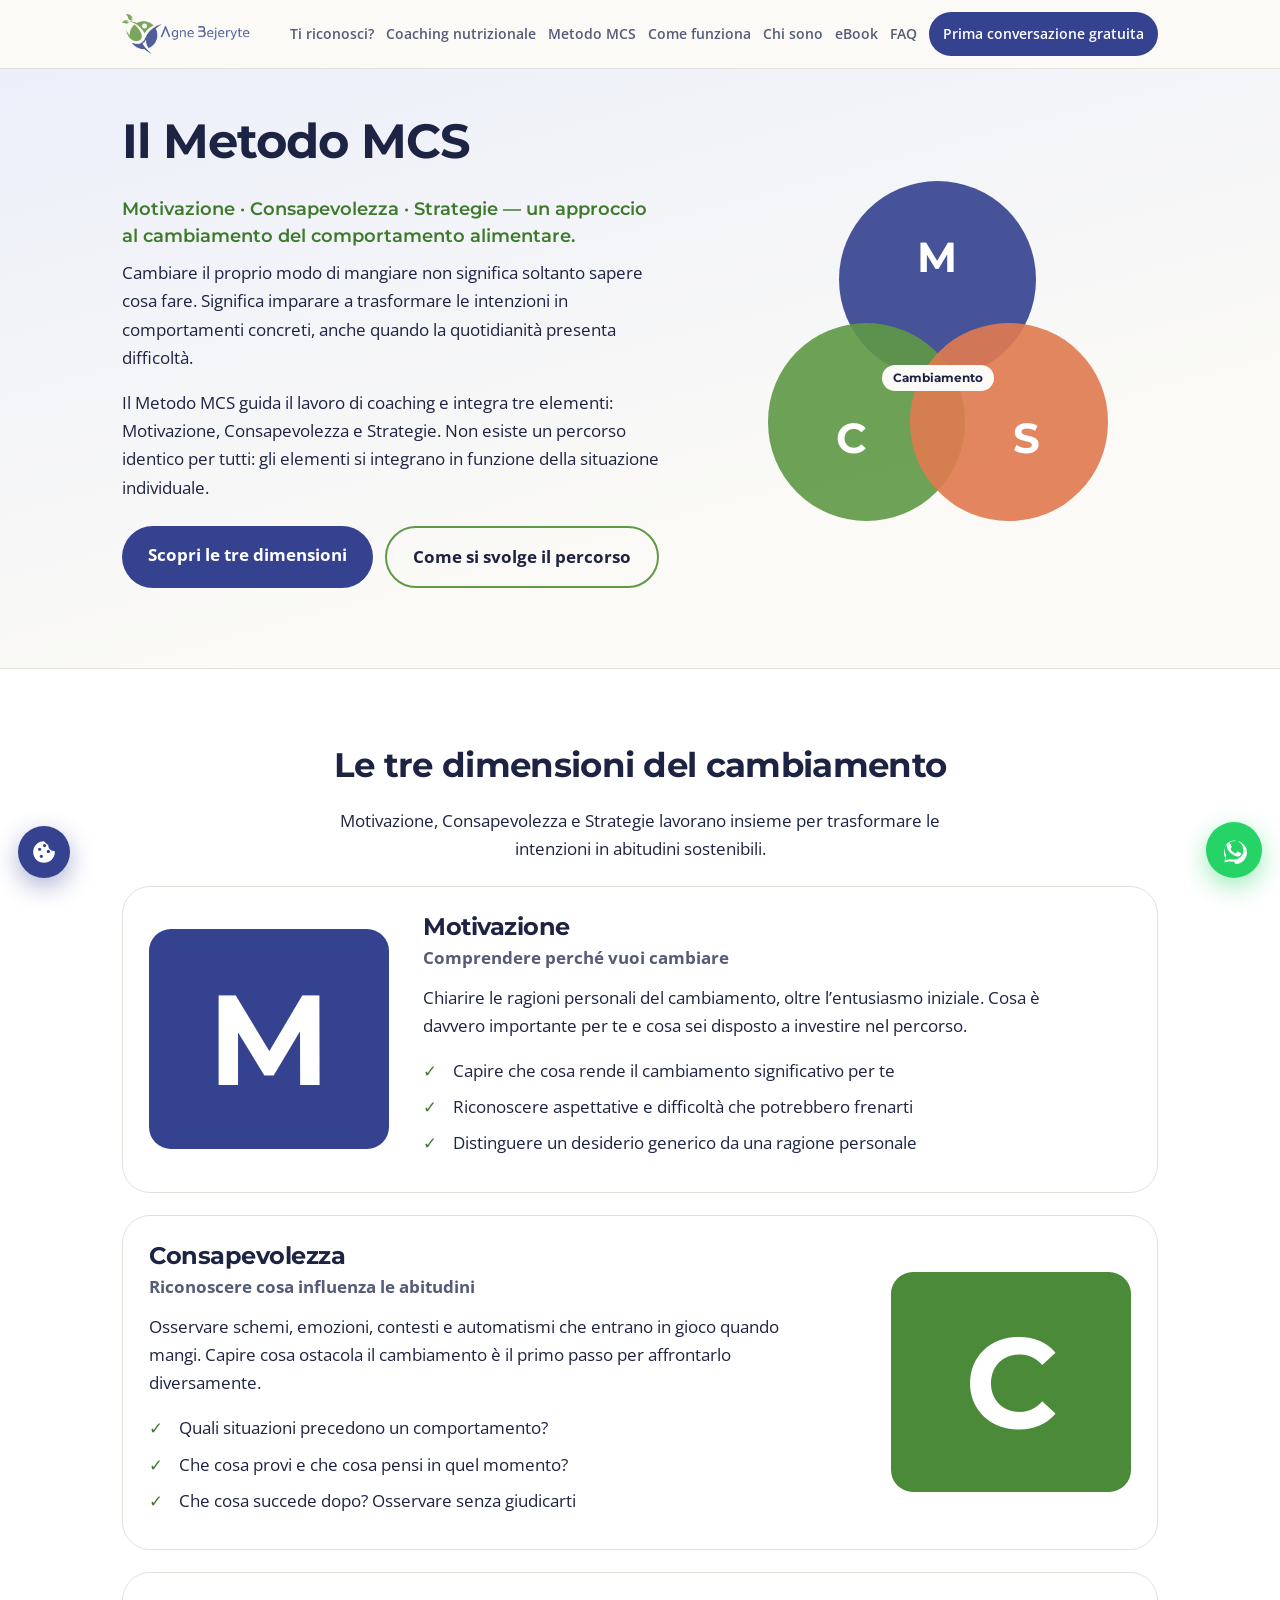
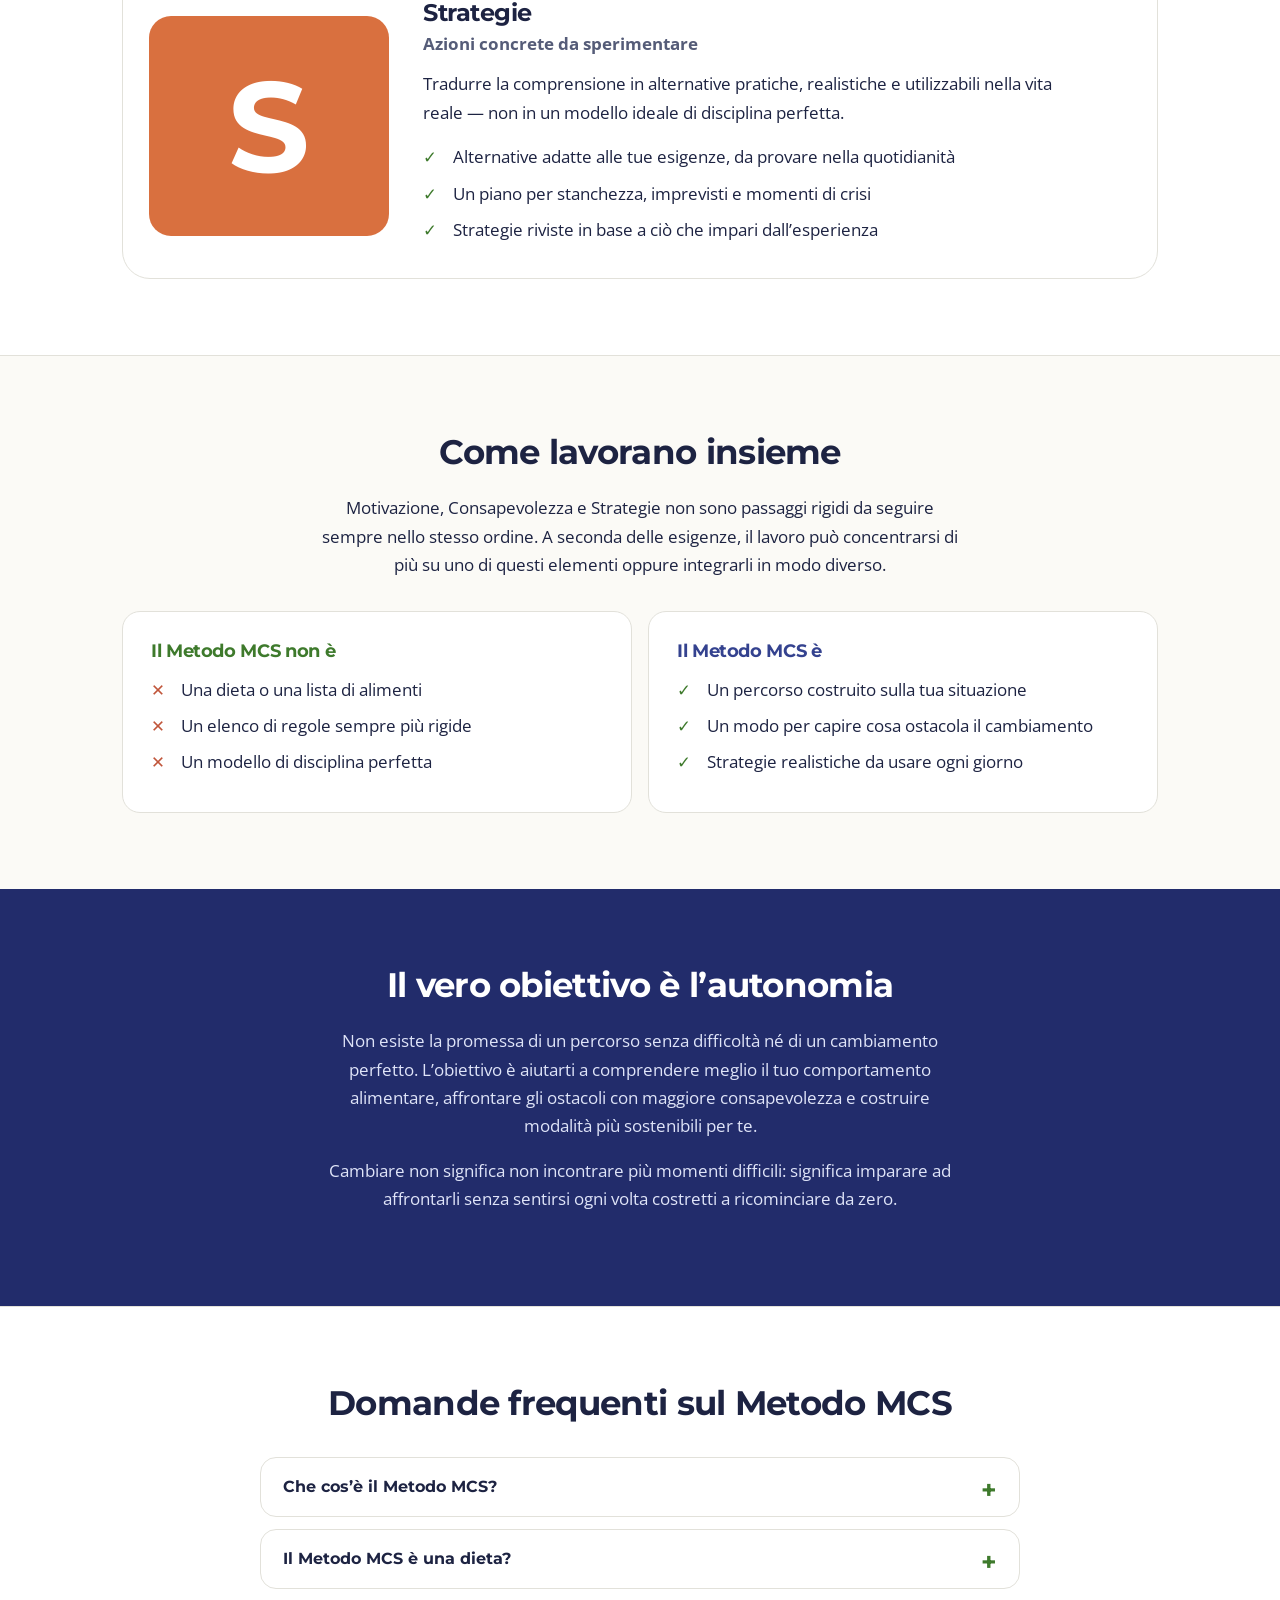
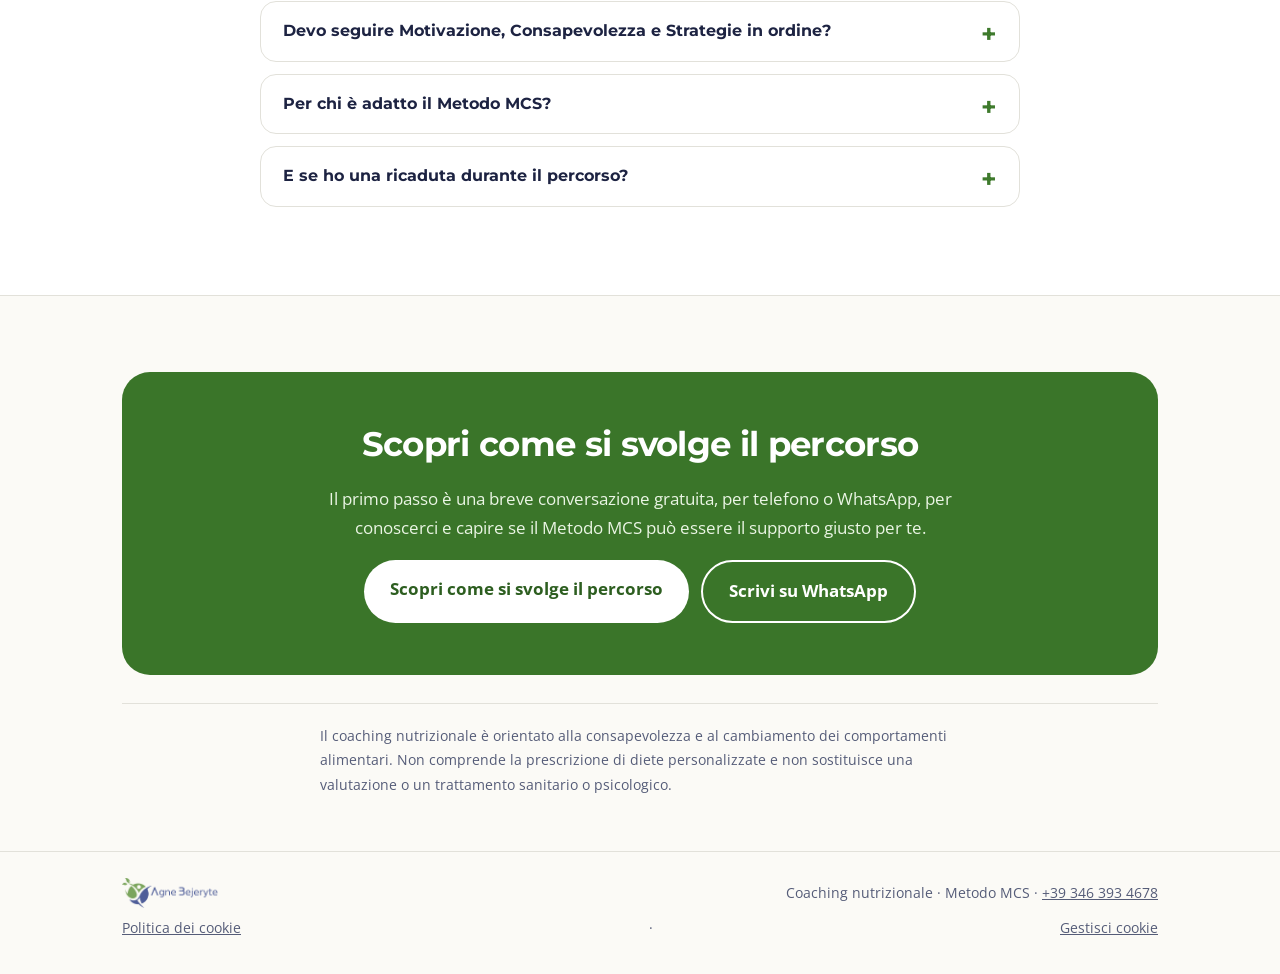
<file: metodo-mcs.html>
<!DOCTYPE html>
<html lang="it" class="js">
<head>
<meta charset="utf-8">
<!-- Google Consent Mode v2 – default denied (inline, prima di qualsiasi tag) -->
<script>
window.dataLayer = window.dataLayer || [];
function gtag(){dataLayer.push(arguments);}
window.gtag = gtag;
window.__agneConsentDefault = true;
gtag('consent','default',{
  'ad_storage':'denied',
  'ad_user_data':'denied',
  'ad_personalization':'denied',
  'analytics_storage':'denied',
  'functionality_storage':'granted',
  'security_storage':'granted',
  'wait_for_update':500
});
</script>
<title>Metodo MCS: Motivazione, Consapevolezza, Strategie | Coaching nutrizionale</title>
<meta name="description" content="Il Metodo MCS (Motivazione, Consapevolezza, Strategie): approccio di coaching nutrizionale per cambiare i comportamenti alimentari e restare costanti nel tempo.">
<meta name="robots" content="index, follow, max-image-preview:large, max-snippet:-1, max-video-preview:-1">
<meta name="author" content="Agne Bejeryte">
<meta name="theme-color" content="#34428f">
<meta name="geo.region" content="IT">
<meta name="geo.placename" content="Italia">
<link rel="canonical" href="https://stefanosupernet-sudo.github.io/agne-counselor/metodo-mcs.html">
<meta property="og:type" content="website">
<meta property="og:locale" content="it_IT">
<meta property="og:site_name" content="Agne Bejeryte – Coaching nutrizionale">
<meta property="og:title" content="Metodo MCS: Motivazione, Consapevolezza, Strategie | Coaching nutrizionale">
<meta property="og:description" content="Il Metodo MCS (Motivazione, Consapevolezza, Strategie): approccio di coaching nutrizionale per cambiare i comportamenti alimentari e restare costanti nel tempo.">
<meta property="og:url" content="https://stefanosupernet-sudo.github.io/agne-counselor/metodo-mcs.html">
<meta property="og:image" content="https://stefanosupernet-sudo.github.io/agne-counselor/img/foto-agne.jpg">
<meta property="og:image:alt" content="Metodo MCS – coaching nutrizionale">
<meta name="twitter:card" content="summary_large_image">
<meta name="twitter:title" content="Metodo MCS: Motivazione, Consapevolezza, Strategie | Coaching nutrizionale">
<meta name="twitter:description" content="Il Metodo MCS (Motivazione, Consapevolezza, Strategie): approccio di coaching nutrizionale per cambiare i comportamenti alimentari e restare costanti nel tempo.">
<meta name="twitter:image" content="https://stefanosupernet-sudo.github.io/agne-counselor/img/foto-agne.jpg">
<meta name="viewport" content="width=device-width, initial-scale=1, viewport-fit=cover">
<link rel="preconnect" href="https://fonts.googleapis.com">
<link rel="preconnect" href="https://fonts.gstatic.com" crossorigin>
<link href="https://fonts.googleapis.com/css2?family=Montserrat:wght@500;600;700&family=Open+Sans:wght@400;600;700&display=swap" rel="stylesheet">
<style>

:root{--bg:#fbfaf6;--surface:#fff;--ink:#1d2342;--muted:#555c78;--indigo:#34428f;--green:#5f9a45;--green-d:#3e7a2c;--tint:#eceffa;--sage:#e8f3e1;--peach:#fde6d8;--line:#e2e1da;--navy:#222c6b;
--head:'Montserrat',system-ui,sans-serif;--body:'Open Sans',system-ui,sans-serif;
box-sizing:border-box;padding-top:env(safe-area-inset-top,0px);padding-bottom:env(safe-area-inset-bottom,0px)}
@media(prefers-color-scheme:dark){:root:not([data-theme="light"]){--bg:#12152b;--surface:#1b2040;--ink:#eceffa;--muted:#aab1d0;--indigo:#9fb0f0;--green:#86c26a;--green-d:#9bd582;--tint:#232a52;--sage:#1f3326;--peach:#3a2a2a;--line:#2e3560;--navy:#0d1130;color-scheme:dark}
:root:not([data-theme="light"]) .logo{background:#fff;border-radius:8px;padding:4px 8px}}
:root[data-theme="dark"]{--bg:#12152b;--surface:#1b2040;--ink:#eceffa;--muted:#aab1d0;--indigo:#9fb0f0;--green:#86c26a;--green-d:#9bd582;--tint:#232a52;--sage:#1f3326;--peach:#3a2a2a;--line:#2e3560;--navy:#0d1130;color-scheme:dark}
:root[data-theme="dark"] .logo{background:#fff;border-radius:8px;padding:4px 8px}
html{scroll-behavior:smooth;scroll-padding-top:calc(env(safe-area-inset-top,0px) + 76px)}
*{box-sizing:border-box}
body{margin:0;background:var(--bg);color:var(--ink);font:400 1.04rem/1.7 var(--body)}
body::before{content:"";position:fixed;inset:0 0 auto;height:env(safe-area-inset-top,0px);z-index:30;background:var(--bg)}
img{max-width:100%;display:block}
h1,h2,h3{font-family:var(--head);font-weight:700;line-height:1.2;margin:0 0 .6em;letter-spacing:-.02em}
h1{font-size:clamp(1.9rem,5.2vw,3rem)}
h2{font-size:clamp(1.5rem,3.5vw,2.15rem);text-align:center}
h3{font-size:1.12rem}
p{margin:0 0 1em;max-width:64ch}
:focus-visible{outline:3px solid var(--indigo);outline-offset:3px;border-radius:6px}
.wrap{max-width:1080px;margin:0 auto;padding:0 22px}
section{padding:76px 0}
section .wrap>p{margin-inline:auto;text-align:center}
.btn{display:inline-block;background:#34428f;color:#fff;text-decoration:none;font-weight:700;padding:15px 26px;border-radius:999px;transition:transform .15s,background .15s}
.btn:hover{transform:translateY(-2px);background:#26327a}
header{position:sticky;top:env(safe-area-inset-top,0px);z-index:40;background:color-mix(in srgb,var(--bg) 92%,transparent);backdrop-filter:blur(10px);border-bottom:1px solid var(--line)}
header .wrap{display:flex;align-items:center;justify-content:space-between;gap:16px;height:68px}
.logo{height:40px;width:auto}
nav{display:flex;gap:22px;align-items:center}
nav a{text-decoration:none;font-weight:600;font-size:.92rem;color:var(--muted)}
nav a:hover{color:var(--ink)}
nav .btn{padding:10px 18px;color:#fff}
@media(max-width:900px){nav a:not(.btn){display:none}}
.hero{padding:44px 0 80px;background:linear-gradient(165deg,var(--tint),var(--bg) 70%)}
.hero .wrap{display:grid;grid-template-columns:1.2fr .8fr;gap:56px;align-items:center}
.hero h1{margin-bottom:.5em}
.chips{list-style:none;display:flex;flex-wrap:wrap;gap:8px;padding:0;margin:0 0 22px}
.chips li{background:var(--peach);font-weight:600;font-size:.88rem;padding:7px 14px;border-radius:999px}
.tag{font-family:var(--head);font-weight:600;color:var(--green-d);font-size:1.1rem;line-height:1.45;border-left:4px solid var(--green);padding-left:16px;margin:24px 0}
.photo{position:relative;border-radius:22px;aspect-ratio:4/5;isolation:isolate}
.photo::before{content:"";position:absolute;inset:18px -18px -18px 18px;border-radius:22px;background:var(--green);z-index:-1}
.photo img{width:100%;height:100%;border-radius:22px;object-fit:cover;object-position:50% 25%}
@media(max-width:820px){.hero .wrap{grid-template-columns:1fr;gap:36px}.photo{max-width:340px;margin:0 auto;order:-1}}
.band{background:var(--surface);border-block:1px solid var(--line)}
.grid{display:grid;grid-template-columns:repeat(auto-fit,minmax(300px,1fr));gap:16px;margin-top:32px}
.card{background:var(--bg);border:1px solid var(--line);border-radius:18px;padding:24px}
.card h3{margin-bottom:.45em}
.card p{margin:0;color:var(--muted);font-size:.98rem}
.grid .card:nth-child(odd){border-top:4px solid var(--green)}
.grid .card:nth-child(even){border-top:4px solid var(--indigo)}
.lead2{margin-top:36px;font-weight:600}
.statement{background:var(--navy);color:#fff}
.statement h2{color:#fff;max-width:20em;margin-inline:auto}
.statement p{color:#dfe4f8}
.two{display:grid;grid-template-columns:1fr 1fr;gap:16px;margin-top:32px}
.two .card{background:var(--surface);padding:28px}
.two .card p{color:var(--ink);margin-bottom:.9em}
.two .card p:last-child{margin:0}
.both{margin-top:16px;background:var(--sage);border-radius:18px;padding:28px}
.both p{max-width:none}
.mcs{display:grid;gap:16px;margin-top:32px}
.mcs article{display:grid;grid-template-columns:76px 1fr;gap:22px;background:var(--surface);border:1px solid var(--line);border-radius:20px;padding:26px}
.letter{width:60px;height:60px;border-radius:16px;display:grid;place-items:center;font:700 1.9rem var(--head);color:#fff;background:var(--indigo)}
.mcs article:nth-child(2) .letter{background:var(--green-d)}
.mcs article:nth-child(3) .letter{background:#e07a4f}
.mcs h3{margin-bottom:.15em}
.sub{font-weight:700;color:var(--muted);margin-bottom:.5em!important}
.mcs p:last-child{margin:0}
@media(max-width:560px){.mcs article{grid-template-columns:1fr;gap:12px}}
.steps{list-style:none;margin:32px auto 0;padding:0;max-width:680px;counter-reset:s}
.steps li{position:relative;padding:0 0 28px 62px;counter-increment:s}
.steps li::before{content:counter(s);position:absolute;left:0;top:0;width:42px;height:42px;border-radius:50%;background:var(--indigo);color:var(--bg);font:700 1.05rem var(--head);display:grid;place-items:center}
.steps li::after{content:"";position:absolute;left:20px;top:48px;bottom:4px;width:2px;background:var(--line)}
.steps li:last-child::after{display:none}
.steps h3{margin-bottom:.2em}
.steps p{margin:0;color:var(--muted)}
.contact{background:#3a7529;color:#fff;border-radius:28px;padding:52px 28px;text-align:center}
.contact h2{color:#fff}
.contact p{margin:0 auto 1.1em;color:#eaf5e4}
.contact .btn{background:#fff;color:#2d5e20}
.contact .btn:hover{background:var(--sage)}
.note{font-size:.9rem;color:var(--muted);border-top:1px solid var(--line);margin-top:40px;padding-top:20px}
.note p{max-width:80ch;margin-inline:auto;text-align:left!important}
footer{padding:26px 0 34px;border-top:1px solid var(--line);color:var(--muted);font-size:.9rem}
footer .wrap{display:flex;align-items:center;justify-content:space-between;flex-wrap:wrap;gap:12px}
footer .logo{height:30px}
@media(max-width:720px){.two{grid-template-columns:1fr}}
@media(prefers-reduced-motion:reduce){html{scroll-behavior:auto}.btn{transition:none}}
.bar{position:fixed;top:env(safe-area-inset-top,0px);left:0;right:0;height:4px;z-index:60;background:linear-gradient(90deg,var(--green),var(--indigo));transform-origin:0 50%;transform:scaleX(0)}
.hero .wrap{grid-template-columns:1.1fr .9fr}
.sub{font:600 1.15rem/1.5 var(--head);color:var(--green-d);max-width:44ch;margin:0 0 20px}
.ctas{display:flex;flex-wrap:wrap;gap:12px;margin-top:24px}
.btn.alt{background:transparent;color:var(--ink);border:2px solid var(--green)}
.btn.alt:hover{background:var(--sage)}
.venn{position:relative;width:min(100%,340px);aspect-ratio:1;margin:0 auto;translate:0 var(--py,0px)}
.venn i{position:absolute;width:58%;aspect-ratio:1;border-radius:50%;display:grid;font:700 2.6rem var(--head);font-style:normal;color:#fff;animation:fl 6s ease-in-out infinite}
.venn i:nth-child(1){left:21%;top:0;background:rgba(52,66,143,.9);place-items:start center;padding-top:15%}
.venn i:nth-child(2){left:0;bottom:0;background:rgba(95,154,69,.9);place-items:end start;padding:0 0 17% 20%;animation-delay:-2s}
.venn i:nth-child(3){right:0;bottom:0;background:rgba(224,122,79,.9);place-items:end end;padding:0 20% 17% 0;animation-delay:-4s}
.venn b{position:absolute;left:50%;top:58%;transform:translate(-50%,-50%);background:var(--bg);color:var(--ink);font:700 .72rem var(--head);padding:6px 11px;border-radius:999px;z-index:2}
@keyframes fl{50%{transform:translateY(-7px)}}
@media(max-width:820px){.hero .wrap{grid-template-columns:1fr}.venn{width:240px;order:-1}}
.pil{display:grid;grid-template-columns:240px 1fr;gap:34px;align-items:center;background:var(--surface);border:1px solid var(--line);border-radius:28px;padding:26px;margin-top:22px}
.pil:nth-of-type(even){grid-template-columns:1fr 240px}
.pil:nth-of-type(even) .big{order:2}
.big{min-height:220px;border-radius:22px;display:grid;place-items:center;background:var(--c);color:#fff;font:700 8rem/1 var(--head)}
.pil h3{font-size:1.5rem;margin-bottom:.1em}
.pil .k{font-weight:700;color:var(--muted);margin-bottom:.7em}
.pil p{text-align:left!important;margin-inline:0!important}
.checks{list-style:none;padding:0;margin:14px 0 0}
.checks li{position:relative;padding-left:30px;margin-bottom:8px}
.checks li::before{content:"✓";position:absolute;left:0;top:0;color:var(--green-d);font-weight:700}
.checks.no li::before{content:"✕";color:#c0553a}
@media(max-width:720px){.pil,.pil:nth-of-type(even){grid-template-columns:1fr;gap:18px;padding:20px}.pil:nth-of-type(even) .big{order:0}.big{min-height:130px;font-size:5.5rem}}
.hl{margin-top:30px;background:var(--sage);border-radius:20px;padding:26px 30px;font-weight:600}
.hl p{margin:0;max-width:none;text-align:left!important}
.two .card h3{color:var(--green-d)}
.two .card:last-child h3{color:var(--indigo)}
.two .card p{margin:0}
.faq{max-width:760px;margin:32px auto 0}
.faq details{background:var(--surface);border:1px solid var(--line);border-radius:16px;padding:0 22px;margin-bottom:12px}
.faq details[open]{box-shadow:0 12px 26px -20px #34428f;border-color:var(--green)}
.faq summary{cursor:pointer;list-style:none;font:700 1rem/1.4 var(--head);padding:18px 30px 18px 0;position:relative}
.faq summary::-webkit-details-marker{display:none}
.faq summary::after{content:"+";position:absolute;right:0;top:14px;font-size:1.6rem;color:var(--green-d);transition:transform .2s}
.faq details[open] summary::after{transform:rotate(45deg)}
.faq details p{margin:0 0 18px;color:var(--muted);text-align:left!important}
.note{font-size:.9rem;color:var(--muted);margin-top:28px}
.note p{max-width:80ch;margin-inline:auto;text-align:left!important}
.contact .row{display:flex;flex-wrap:wrap;gap:12px;justify-content:center}
.btn.ghost{background:transparent;border:2px solid #fff;color:#fff}
.btn.ghost:hover{background:rgba(255,255,255,.15)}
.rv{opacity:1}
html.js .rv{opacity:0;transform:translateY(24px);transition:opacity .7s,transform .7s}
html.js .rv.l{transform:translateX(-30px)}
html.js .rv.r{transform:translateX(30px)}
html.js .rv.in{opacity:1;transform:none}
@media(prefers-reduced-motion:reduce){html.js .rv{opacity:1;transform:none;transition:none}.bar{display:none}.venn i{animation:none}.venn{translate:none}}
footer a{color:inherit}


.menu-toggle{display:none;background:none;border:none;cursor:pointer;padding:10px;z-index:45}
.menu-toggle span{display:block;width:22px;height:2px;background:var(--ink);margin:5px 0;border-radius:1px;transition:transform .2s,opacity .2s}
.menu-toggle[aria-expanded="true"] span:nth-child(1){transform:translateY(7px) rotate(45deg)}
.menu-toggle[aria-expanded="true"] span:nth-child(2){opacity:0}
.menu-toggle[aria-expanded="true"] span:nth-child(3){transform:translateY(-7px) rotate(-45deg)}
nav.main-nav{display:flex;gap:12px;align-items:center;flex-wrap:wrap}
nav.main-nav a{text-decoration:none;font-weight:600;font-size:.85rem;color:var(--muted)}
nav.main-nav a:hover{color:var(--indigo)}
nav.main-nav .btn{padding:10px 14px;color:#fff;font-size:.85rem}
header .wrap{position:relative}
@media(max-width:960px){
  .menu-toggle{display:block}
  nav.main-nav,nav{display:none;position:absolute;left:0;right:0;top:100%;background:var(--surface);border-bottom:1px solid var(--line);flex-direction:column;align-items:stretch;padding:12px 22px 20px;gap:4px;box-shadow:0 12px 28px rgba(29,35,66,.1);z-index:42}
  nav.main-nav.open,nav.open{display:flex}
  nav.main-nav a,nav a{display:block!important;padding:12px 8px;font-size:1rem;color:var(--ink);border-bottom:1px solid var(--line)}
  nav.main-nav a.btn,nav a.btn{margin-top:10px;text-align:center;color:#fff!important;border:0}
}
.wa-float{position:fixed;right:18px;bottom:22px;z-index:50;width:56px;height:56px;border-radius:50%;background:#25D366;color:#fff;display:grid;place-items:center;box-shadow:0 8px 24px rgba(37,211,102,.45);transition:transform .15s}
.wa-float:hover{transform:scale(1.08)}

</style>
<script src="js/cookie-consent.js"></script>
<!--seo-ld-->
<script type="application/ld+json">
{
  "@context": "https://schema.org",
  "@graph": [
    {
      "@type": "WebPage",
      "@id": "https://stefanosupernet-sudo.github.io/agne-counselor/metodo-mcs.html#webpage",
      "name": "Metodo MCS: Motivazione, Consapevolezza, Strategie",
      "description": "Il Metodo MCS per cambiare i comportamenti alimentari senza diete rigide.",
      "url": "https://stefanosupernet-sudo.github.io/agne-counselor/metodo-mcs.html",
      "isPartOf": {
        "@id": "https://stefanosupernet-sudo.github.io/agne-counselor/#website"
      },
      "about": {
        "@type": "Thing",
        "name": "Metodo MCS",
        "description": "Approccio di coaching nutrizionale basato su Motivazione, Consapevolezza e Strategie."
      },
      "author": {
        "@id": "https://stefanosupernet-sudo.github.io/agne-counselor/#person"
      }
    },
    {
      "@type": "Person",
      "@id": "https://stefanosupernet-sudo.github.io/agne-counselor/#person",
      "name": "Agne Bejeryte",
      "url": "https://stefanosupernet-sudo.github.io/agne-counselor/",
      "image": "https://stefanosupernet-sudo.github.io/agne-counselor/img/foto-agne.jpg",
      "jobTitle": "Coach Nutrizionale",
      "description": "Coach nutrizionale specializzata in fame emotiva, abitudini alimentari e Metodo MCS (Motivazione, Consapevolezza, Strategie).",
      "telephone": "+39-346-393-4678",
      "sameAs": [
        "https://wa.me/393463934678"
      ],
      "knowsAbout": [
        "Coaching nutrizionale",
        "Fame emotiva",
        "Metodo MCS",
        "Abitudini alimentari",
        "Consapevolezza alimentare",
        "Nutrizione psicosomatica"
      ],
      "alumniOf": {
        "@type": "EducationalOrganization",
        "name": "Università delle Scienze della Salute Psicologiche e Sociali (UniPsi)"
      },
      "hasCredential": [
        {
          "@type": "EducationalOccupationalCredential",
          "name": "Diploma di Consulente in Naturopatia Scientifica"
        },
        {
          "@type": "EducationalOccupationalCredential",
          "name": "Laurea in Servizio Sociale"
        }
      ]
    },
    {
      "@type": "BreadcrumbList",
      "@id": "https://stefanosupernet-sudo.github.io/agne-counselor/metodo-mcs.html#breadcrumb",
      "itemListElement": [
        {
          "@type": "ListItem",
          "position": 1,
          "name": "Home",
          "item": "https://stefanosupernet-sudo.github.io/agne-counselor/"
        },
        {
          "@type": "ListItem",
          "position": 2,
          "name": "Metodo MCS",
          "item": "https://stefanosupernet-sudo.github.io/agne-counselor/metodo-mcs.html"
        }
      ]
    }
  ]
}
</script>
<!--/seo-ld-->
</head>
<body>
<div class="bar" aria-hidden="true"></div>
<header>
<div class="wrap">
<a href="https://stefanosupernet-sudo.github.io/agne-counselor/" aria-label="Home"><img class="logo" src="img/logo%20web%20nuovo.png" alt="Agne Bejeryte – Coach Nutrizionale" width="120" height="40"></a>
<button class="menu-toggle" type="button" aria-label="Apri menu" aria-expanded="false" aria-controls="main-nav"><span></span><span></span><span></span></button>
<nav class="main-nav" id="main-nav" aria-label="Principale">
<a href="#problema">Ti riconosci?</a>
<a href="coaching.html">Coaching nutrizionale</a>
<a href="metodo-mcs.html">Metodo MCS</a>
<a href="percorso.html">Come funziona</a>
<a href="attestati.html">Chi sono</a>
<a href="ebook.html">eBook</a>
<a href="faq.html">FAQ</a>
<a class="btn" href="https://wa.me/393463934678?text=Ciao%2C%20vorrei%20una%20prima%20conversazione%20gratuita" target="_blank" rel="noopener">Prima conversazione gratuita</a>
</nav>
</div>
</header>
<main id="top">

<section class="hero"><div class="wrap">
<div>
<h1>Il Metodo MCS</h1>
<p class="sub">Motivazione · Consapevolezza · Strategie — un approccio al cambiamento del comportamento alimentare.</p>
<p>Cambiare il proprio modo di mangiare non significa soltanto sapere cosa fare. Significa imparare a trasformare le intenzioni in comportamenti concreti, anche quando la quotidianità presenta difficoltà.</p>
<p>Il Metodo MCS guida il lavoro di coaching e integra tre elementi: Motivazione, Consapevolezza e Strategie. Non esiste un percorso identico per tutti: gli elementi si integrano in funzione della situazione individuale.</p>
<div class="ctas"><a class="btn" href="#dimensioni">Scopri le tre dimensioni</a><a class="btn alt" href="https://stefanosupernet-sudo.github.io/agne-counselor/">Come si svolge il percorso</a></div>
</div>
<div class="venn" role="img" aria-label="Tre cerchi che si intersecano: Motivazione, Consapevolezza, Strategie"><i>M</i><i>C</i><i>S</i><b>Cambiamento</b></div>
</div></section>

<section class="band" id="dimensioni"><div class="wrap">
<h2>Le tre dimensioni del cambiamento</h2>
<p>Motivazione, Consapevolezza e Strategie lavorano insieme per trasformare le intenzioni in abitudini sostenibili.</p>

<article class="pil rv l"><div class="big" style="--c:#34428f" aria-hidden="true">M</div><div>
<h3>Motivazione</h3><p class="k">Comprendere perché vuoi cambiare</p>
<p>Chiarire le ragioni personali del cambiamento, oltre l’entusiasmo iniziale. Cosa è davvero importante per te e cosa sei disposto a investire nel percorso.</p>
<ul class="checks"><li>Capire che cosa rende il cambiamento significativo per te</li><li>Riconoscere aspettative e difficoltà che potrebbero frenarti</li><li>Distinguere un desiderio generico da una ragione personale</li></ul></div></article>

<article class="pil rv r"><div class="big" style="--c:#4a8a38" aria-hidden="true">C</div><div>
<h3>Consapevolezza</h3><p class="k">Riconoscere cosa influenza le abitudini</p>
<p>Osservare schemi, emozioni, contesti e automatismi che entrano in gioco quando mangi. Capire cosa ostacola il cambiamento è il primo passo per affrontarlo diversamente.</p>
<ul class="checks"><li>Quali situazioni precedono un comportamento?</li><li>Che cosa provi e che cosa pensi in quel momento?</li><li>Che cosa succede dopo? Osservare senza giudicarti</li></ul></div></article>

<article class="pil rv l"><div class="big" style="--c:#d9703f" aria-hidden="true">S</div><div>
<h3>Strategie</h3><p class="k">Azioni concrete da sperimentare</p>
<p>Tradurre la comprensione in alternative pratiche, realistiche e utilizzabili nella vita reale — non in un modello ideale di disciplina perfetta.</p>
<ul class="checks"><li>Alternative adatte alle tue esigenze, da provare nella quotidianità</li><li>Un piano per stanchezza, imprevisti e momenti di crisi</li><li>Strategie riviste in base a ciò che impari dall’esperienza</li></ul></div></article>
</div></section>

<section id="insieme"><div class="wrap">
<h2>Come lavorano insieme</h2>
<p>Motivazione, Consapevolezza e Strategie non sono passaggi rigidi da seguire sempre nello stesso ordine. A seconda delle esigenze, il lavoro può concentrarsi di più su uno di questi elementi oppure integrarli in modo diverso.</p>
<div class="two stag">
<div class="card"><h3>Il Metodo MCS non è</h3><ul class="checks no"><li>Una dieta o una lista di alimenti</li><li>Un elenco di regole sempre più rigide</li><li>Un modello di disciplina perfetta</li></ul></div>
<div class="card"><h3>Il Metodo MCS è</h3><ul class="checks"><li>Un percorso costruito sulla tua situazione</li><li>Un modo per capire cosa ostacola il cambiamento</li><li>Strategie realistiche da usare ogni giorno</li></ul></div>
</div>
</div></section>

<section class="statement"><div class="wrap">
<h2>Il vero obiettivo è l’autonomia</h2>
<p class="rv">Non esiste la promessa di un percorso senza difficoltà né di un cambiamento perfetto. L’obiettivo è aiutarti a comprendere meglio il tuo comportamento alimentare, affrontare gli ostacoli con maggiore consapevolezza e costruire modalità più sostenibili per te.</p>
<p class="rv">Cambiare non significa non incontrare più momenti difficili: significa imparare ad affrontarli senza sentirsi ogni volta costretti a ricominciare da zero.</p>
</div></section>

<section class="band" id="faq"><div class="wrap">
<h2>Domande frequenti sul Metodo MCS</h2>
<div class="faq">
<details><summary>Che cos’è il Metodo MCS?</summary><p>È l’approccio che guida il mio lavoro di coaching nutrizionale. Integra tre elementi, Motivazione, Consapevolezza e Strategie, per aiutarti a trasformare le intenzioni in comportamenti concreti e a mantenerli nel tempo.</p></details>
<details><summary>Il Metodo MCS è una dieta?</summary><p>No. Non prevede la prescrizione di diete personalizzate: si concentra sulle abitudini, sulle emozioni e sugli automatismi che influenzano il modo in cui mangi.</p></details>
<details><summary>Devo seguire Motivazione, Consapevolezza e Strategie in ordine?</summary><p>Non necessariamente. Non sono passaggi rigidi: a seconda delle tue esigenze il lavoro può concentrarsi di più su uno degli elementi oppure integrarli in modo diverso.</p></details>
<details><summary>Per chi è adatto il Metodo MCS?</summary><p>Per chi vuole modificare le proprie abitudini alimentari ma fatica a mantenerle: per esempio chi mangia per stress o per emozioni, chi vive gli sgarri con senso di colpa o chi ricomincia spesso da capo.</p></details>
<details><summary>E se ho una ricaduta durante il percorso?</summary><p>Una difficoltà non è considerata un fallimento: può diventare l’occasione per capire che cosa è successo e che cosa provare diversamente.</p></details>
</div>
</div></section>

<section id="contatti" style="padding-bottom:40px"><div class="wrap">
<div class="contact">
<h2>Scopri come si svolge il percorso</h2>
<p>Il primo passo è una breve conversazione gratuita, per telefono o WhatsApp, per conoscerci e capire se il Metodo MCS può essere il supporto giusto per te.</p>
<div class="row"><a class="btn" href="https://stefanosupernet-sudo.github.io/agne-counselor/">Scopri come si svolge il percorso</a><a class="btn ghost" href="https://wa.me/393463934678?text=Ciao%2C%20vorrei%20una%20prima%20conversazione%20gratuita">Scrivi su WhatsApp</a></div>
</div>
<div class="note"><p>Il coaching nutrizionale è orientato alla consapevolezza e al cambiamento dei comportamenti alimentari. Non comprende la prescrizione di diete personalizzate e non sostituisce una valutazione o un trattamento sanitario o psicologico.</p></div>
</div></section>

</main>
<footer>
<div class="wrap">
<a href="https://stefanosupernet-sudo.github.io/agne-counselor/"><img class="logo" src="img/logo%20web%20nuovo.png" alt="Agne Bejeryte" width="96" height="30"></a>
<span>Coaching nutrizionale · Metodo MCS · <a href="https://wa.me/393463934678" target="_blank" rel="noopener">+39 346 393 4678</a></span>
</div>
<div class="wrap" style="padding-top:8px;font-size:.85rem"><a href="cookie-policy.html">Politica dei cookie</a> · <a href="#" onclick="if(window.agneCookieConsent){agneCookieConsent.reopen();return false}">Gestisci cookie</a></div>
</footer>
<a class="wa-float" aria-label="Scrivi su WhatsApp" href="https://wa.me/393463934678?text=Ciao%2C%20vorrei%20una%20prima%20conversazione%20gratuita" target="_blank" rel="noopener" aria-label="Scrivi su WhatsApp">
<svg viewBox="0 0 24 24" width="28" height="28" aria-hidden="true"><path fill="currentColor" d="M17.47 14.38c-.3-.15-1.77-.87-2.04-.97-.27-.1-.47-.15-.67.15-.2.3-.77.97-.95 1.17-.17.2-.35.22-.65.07-.3-.15-1.26-.46-2.4-1.48-.89-.79-1.49-1.77-1.66-2.07-.17-.3-.02-.46.13-.61.13-.13.3-.35.45-.52.15-.17.2-.3.3-.5.1-.2.05-.37-.02-.52-.07-.15-.67-1.62-.92-2.22-.24-.58-.49-.5-.67-.51h-.57c-.2 0-.52.07-.8.37-.27.3-1.04 1.02-1.04 2.48s1.07 2.87 1.22 3.07c.15.2 2.1 3.2 5.08 4.49.71.31 1.26.49 1.69.63.71.23 1.36.2 1.87.12.57-.08 1.77-.72 2.02-1.42.25-.7.25-1.3.17-1.42-.07-.12-.27-.2-.57-.35zM12.05 21.8h-.01a9.8 9.8 0 01-5-.1l.1.06-3.3.87 1.05-3.2a9.8 9.8 0 01-1.5-5.2 9.85 9.85 0 019.85-9.85 9.8 9.8 0 016.96 2.88 9.82 9.82 0 012.88 6.97 9.85 9.85 0 01-9.84 9.85zm0-17.96A8.1 8.1 0 003.96 12a8.1 8.1 0 001.35 4.47l.08.13-1.45 4.46 4.57-1.2.12.07A8.1 8.1 0 0012.05 20.1 8.1 8.1 0 0020.15 12a8.1 8.1 0 00-8.1-8.16z"/></svg>
</a>
<script>

document.querySelectorAll('.stag>*').forEach(function(e,i){e.classList.add('rv',i?'r':'l')});
try{var o=new IntersectionObserver(function(e){e.forEach(function(x){if(x.isIntersecting){x.target.classList.add('in');o.unobserve(x.target)}})},{threshold:.12});document.querySelectorAll('.rv').forEach(function(el){o.observe(el)})}catch(e){document.querySelectorAll('.rv').forEach(function(el){el.classList.add('in')})}
var bar=document.querySelector('.bar'),vn=document.querySelector('.venn'),rm=matchMedia('(prefers-reduced-motion:reduce)').matches;
function sc(){var m=document.documentElement.scrollHeight-innerHeight;bar.style.transform='scaleX('+(m>0?Math.min(1,scrollY/m):0)+')';if(!rm&&scrollY<900)vn.style.setProperty('--py',(scrollY*-.06)+'px')}
addEventListener('scroll',sc,{passive:true});sc();


(function(){
  var btn=document.querySelector('.menu-toggle'), nav=document.getElementById('main-nav')||document.querySelector('nav');
  if(btn&&nav){
    btn.addEventListener('click',function(e){e.stopPropagation();var o=nav.classList.toggle('open');btn.setAttribute('aria-expanded',o?'true':'false');});
    document.addEventListener('click',function(e){if(!nav.contains(e.target)&&!btn.contains(e.target)){nav.classList.remove('open');btn.setAttribute('aria-expanded','false');}});
    nav.querySelectorAll('a').forEach(function(a){a.addEventListener('click',function(){nav.classList.remove('open');btn.setAttribute('aria-expanded','false');});});
  }
})();

</script>
</body>
</html>
</file>
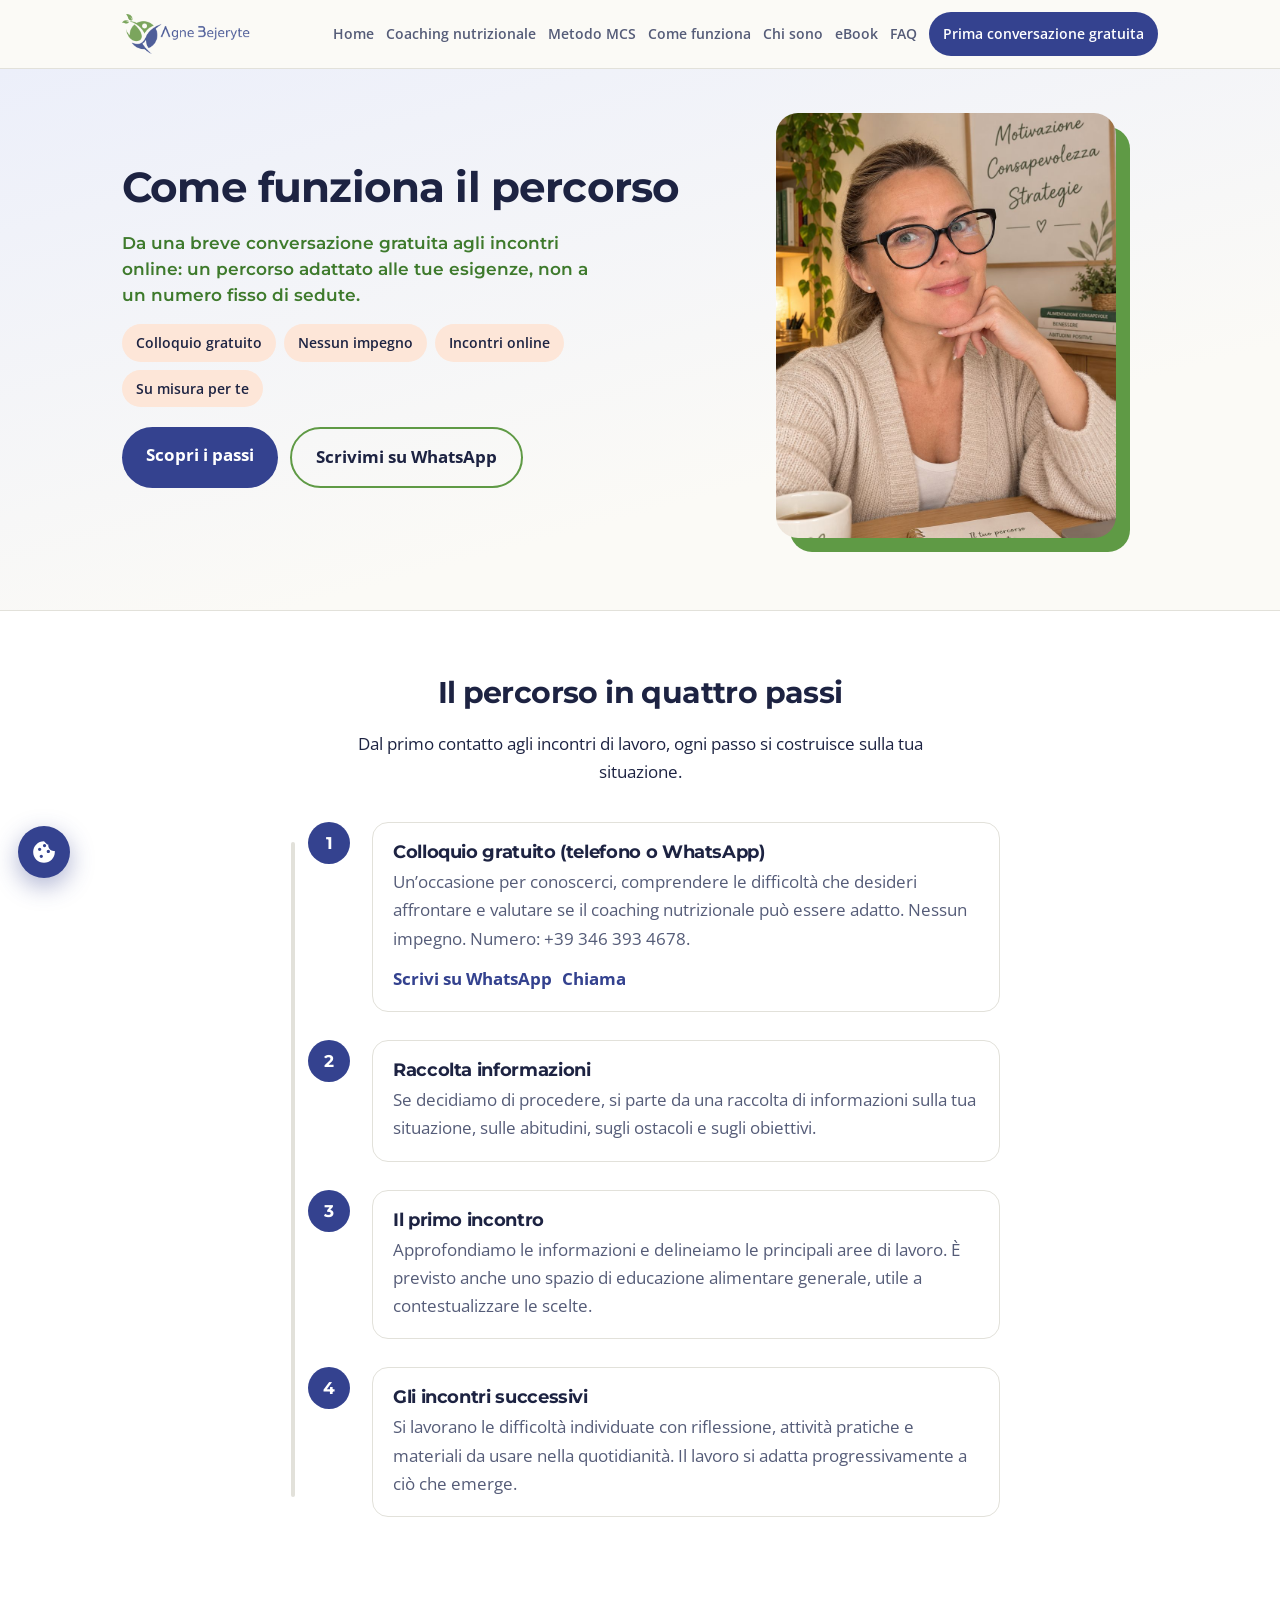
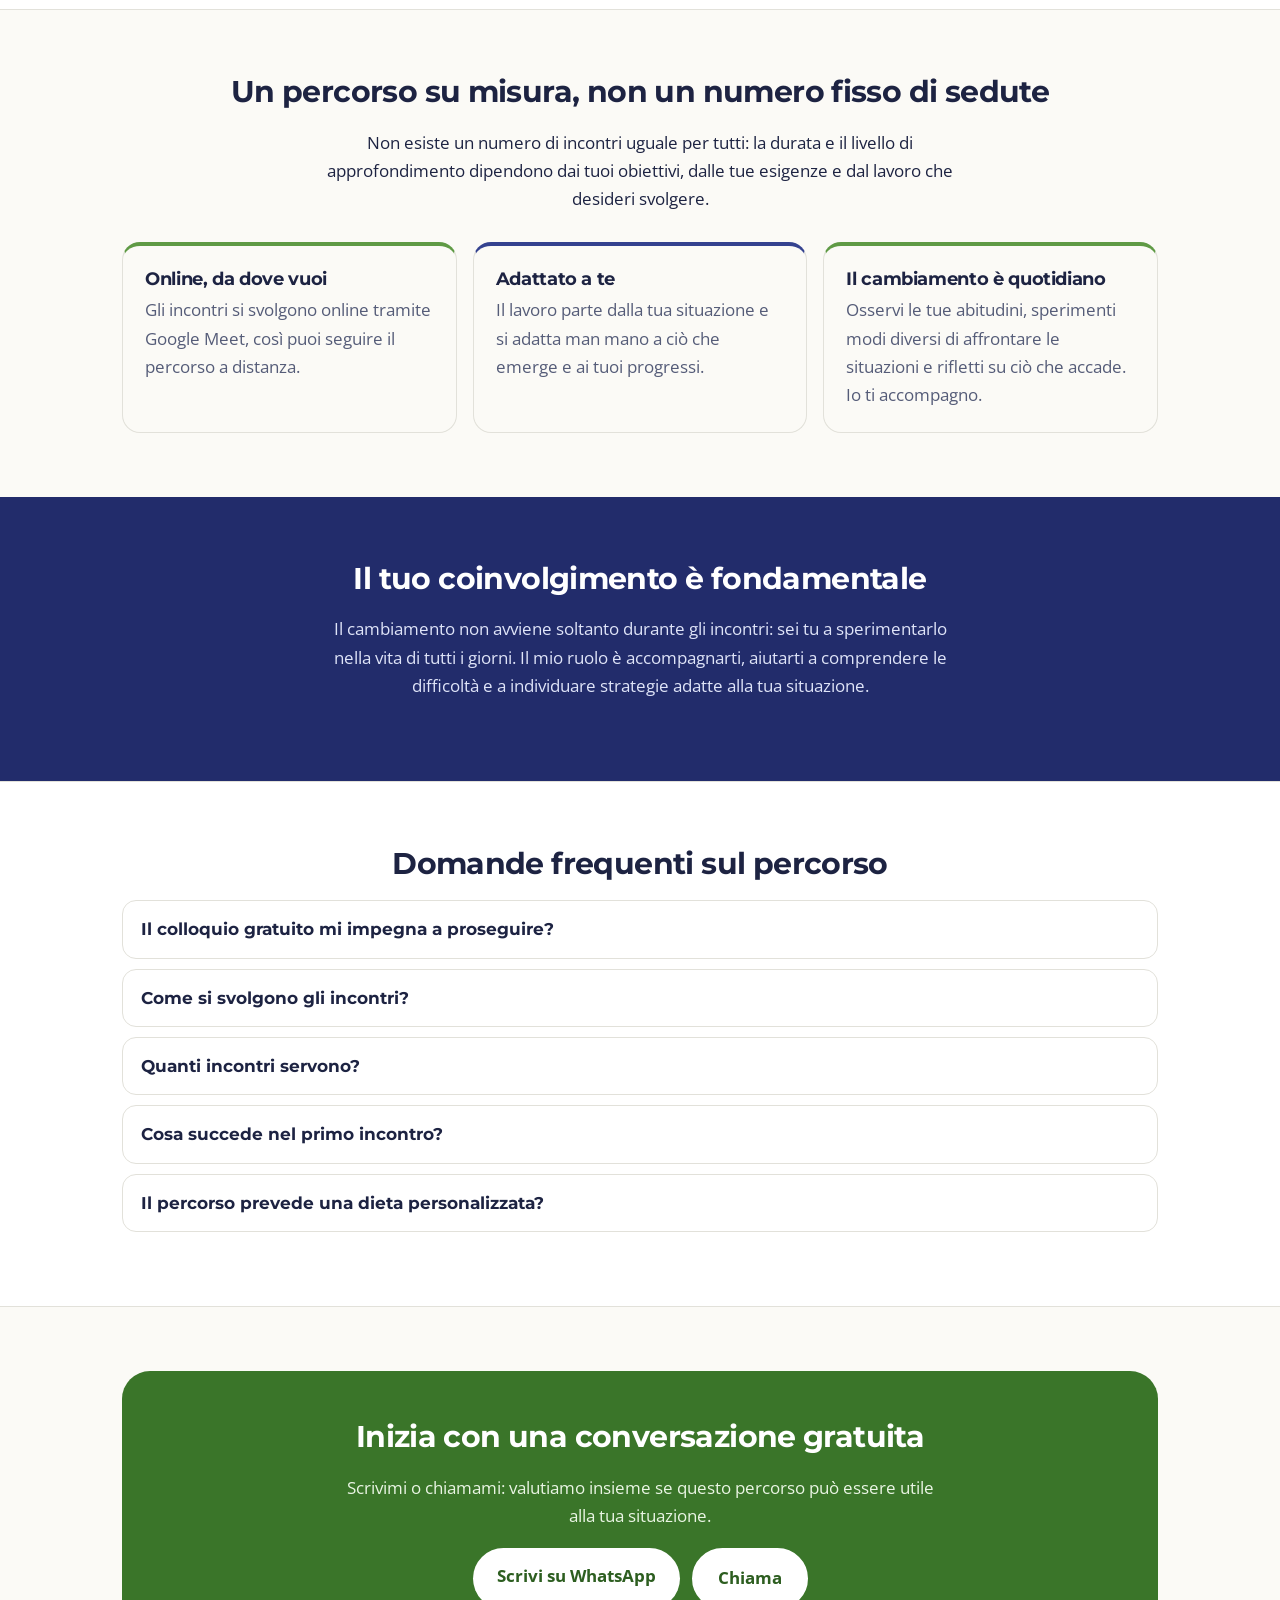
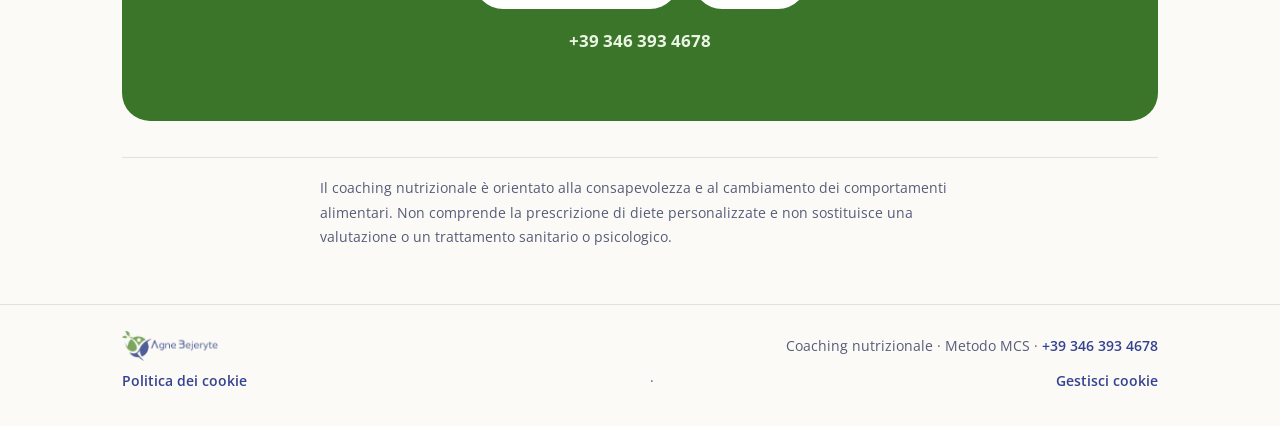
<file: percorso.html>
<!DOCTYPE html>
<html lang="it" class="js">
<head>
<meta charset="utf-8">
<!-- Google Consent Mode v2 – default denied (inline, prima di qualsiasi tag) -->
<script>
window.dataLayer = window.dataLayer || [];
function gtag(){dataLayer.push(arguments);}
window.gtag = gtag;
window.__agneConsentDefault = true;
gtag('consent','default',{
  'ad_storage':'denied',
  'ad_user_data':'denied',
  'ad_personalization':'denied',
  'analytics_storage':'denied',
  'functionality_storage':'granted',
  'security_storage':'granted',
  'wait_for_update':500
});
</script>
<title>Come funziona il percorso di coaching nutrizionale online | Agne Bejeryte</title>
<meta name="description" content="Come funziona il percorso di coaching nutrizionale: colloquio gratuito, incontri online su Google Meet e lavoro su abitudini, motivazione e strategie.">
<meta name="robots" content="index, follow, max-image-preview:large, max-snippet:-1, max-video-preview:-1">
<meta name="author" content="Agne Bejeryte">
<meta name="theme-color" content="#34428f">
<meta name="geo.region" content="IT">
<meta name="geo.placename" content="Italia">
<link rel="canonical" href="https://stefanosupernet-sudo.github.io/agne-counselor/percorso.html">
<meta property="og:type" content="website">
<meta property="og:locale" content="it_IT">
<meta property="og:site_name" content="Agne Bejeryte – Coaching nutrizionale">
<meta property="og:title" content="Come funziona il percorso di coaching nutrizionale online | Agne Bejeryte">
<meta property="og:description" content="Come funziona il percorso di coaching nutrizionale: colloquio gratuito, incontri online su Google Meet e lavoro su abitudini, motivazione e strategie.">
<meta property="og:url" content="https://stefanosupernet-sudo.github.io/agne-counselor/percorso.html">
<meta property="og:image" content="https://stefanosupernet-sudo.github.io/agne-counselor/img/foto-agne.jpg">
<meta property="og:image:alt" content="Percorso di coaching nutrizionale online">
<meta name="twitter:card" content="summary_large_image">
<meta name="twitter:title" content="Come funziona il percorso di coaching nutrizionale online | Agne Bejeryte">
<meta name="twitter:description" content="Come funziona il percorso di coaching nutrizionale: colloquio gratuito, incontri online su Google Meet e lavoro su abitudini, motivazione e strategie.">
<meta name="twitter:image" content="https://stefanosupernet-sudo.github.io/agne-counselor/img/foto-agne.jpg">
<meta name="viewport" content="width=device-width, initial-scale=1, viewport-fit=cover">
<link rel="preconnect" href="https://fonts.googleapis.com">
<link rel="preconnect" href="https://fonts.gstatic.com" crossorigin>
<link href="https://fonts.googleapis.com/css2?family=Montserrat:wght@500;600;700&family=Open+Sans:wght@400;600;700&display=swap" rel="stylesheet">
<style>

:root{--bg:#fbfaf6;--surface:#fff;--ink:#1d2342;--muted:#555c78;--indigo:#34428f;--green:#5f9a45;--green-d:#3e7a2c;--tint:#eceffa;--sage:#e8f3e1;--peach:#fde6d8;--line:#e2e1da;--navy:#222c6b;--head:'Montserrat',system-ui,sans-serif;--body:'Open Sans',system-ui,sans-serif}
*{box-sizing:border-box}
html{scroll-behavior:smooth;scroll-padding-top:calc(env(safe-area-inset-top,0px)+76px)}
body{margin:0;background:var(--bg);color:var(--ink);font:400 1.04rem/1.7 var(--body)}
img{max-width:100%;display:block;height:auto}
h1,h2,h3{font-family:var(--head);font-weight:700;line-height:1.2;margin:0 0 .6em;letter-spacing:-.02em}
h1{font-size:clamp(1.7rem,4.5vw,2.6rem)}
h2{font-size:clamp(1.35rem,3vw,1.9rem);text-align:center}
h3{font-size:1.12rem}
p{margin:0 0 1em;max-width:64ch}
.wrap{max-width:1080px;margin:0 auto;padding:0 22px}
section{padding:64px 0}
section .wrap>p{margin-inline:auto;text-align:center}
.btn{display:inline-block;background:#34428f;color:#fff;text-decoration:none;font-weight:700;padding:14px 24px;border-radius:999px;transition:transform .15s,background .15s}
.btn:hover{transform:translateY(-2px);background:#26327a}
.btn.alt{background:transparent;color:var(--ink);border:2px solid var(--green)}
.btn.alt:hover{background:var(--sage)}
.btn.ghost{background:transparent;border:2px solid #fff;color:#fff}
.btn.ghost:hover{background:rgba(255,255,255,.15)}
.bar{position:fixed;top:env(safe-area-inset-top,0px);left:0;right:0;height:4px;z-index:60;background:linear-gradient(90deg,var(--green),var(--indigo));transform-origin:0 50%;transform:scaleX(0)}
header{position:sticky;top:env(safe-area-inset-top,0px);z-index:40;background:color-mix(in srgb,var(--bg) 92%,transparent);backdrop-filter:blur(10px);border-bottom:1px solid var(--line)}
header .wrap{display:flex;align-items:center;justify-content:space-between;gap:16px;height:68px;position:relative}
.logo{height:40px;width:auto;object-fit:contain}
nav.main-nav{display:flex;gap:12px;align-items:center;flex-wrap:wrap}
nav.main-nav a{text-decoration:none;font-weight:600;font-size:.85rem;color:var(--muted)}
nav.main-nav a:hover{color:var(--indigo)}
nav.main-nav .btn{padding:10px 14px;color:#fff;font-size:.85rem}
.menu-toggle{display:none;background:none;border:none;cursor:pointer;padding:10px;z-index:45}
.menu-toggle span{display:block;width:22px;height:2px;background:var(--ink);margin:5px 0;border-radius:1px;transition:transform .2s,opacity .2s}
.menu-toggle[aria-expanded="true"] span:nth-child(1){transform:translateY(7px) rotate(45deg)}
.menu-toggle[aria-expanded="true"] span:nth-child(2){opacity:0}
.menu-toggle[aria-expanded="true"] span:nth-child(3){transform:translateY(-7px) rotate(-45deg)}
@media(max-width:960px){
  .menu-toggle{display:block}
  nav.main-nav{display:none;position:absolute;left:0;right:0;top:100%;background:var(--surface);border-bottom:1px solid var(--line);flex-direction:column;align-items:stretch;padding:12px 22px 20px;gap:4px;box-shadow:0 12px 28px rgba(29,35,66,.1);z-index:42}
  nav.main-nav.open{display:flex}
  nav.main-nav a{display:block!important;padding:12px 8px;font-size:1rem;color:var(--ink);border-bottom:1px solid var(--line)}
  nav.main-nav a.btn{margin-top:10px;text-align:center;color:#fff!important;border:0}
}
.hero{padding:44px 0 72px;background:linear-gradient(165deg,var(--tint),var(--bg) 70%)}
.hero .wrap{display:grid;grid-template-columns:1.15fr .85fr;gap:40px;align-items:center}
.hero h1{margin-bottom:.4em;text-align:left}
.sub{font:600 1.08rem/1.5 var(--head);color:var(--green-d);max-width:44ch;margin:0 0 16px}
.chips{list-style:none;display:flex;flex-wrap:wrap;gap:8px;padding:0;margin:0 0 20px}
.chips li{background:var(--peach);font-weight:600;font-size:.88rem;padding:7px 14px;border-radius:999px}
.ctas{display:flex;flex-wrap:wrap;gap:12px;margin-top:20px}
.photo{position:relative;border-radius:22px;aspect-ratio:4/5;max-width:340px;margin:0 auto;isolation:isolate}
.photo::before{content:"";position:absolute;inset:14px -14px -14px 14px;border-radius:22px;background:var(--green);z-index:-1}
.photo img{width:100%;height:100%;border-radius:22px;object-fit:cover;object-position:50% 15%}
@media(max-width:820px){.hero .wrap{grid-template-columns:1fr}.hero h1,.sub{text-align:center}.ctas{justify-content:center}.chips{justify-content:center}.photo{max-width:260px}}
.band{background:var(--surface);border-block:1px solid var(--line)}
.grid{display:grid;grid-template-columns:repeat(auto-fit,minmax(260px,1fr));gap:16px;margin-top:28px}
.card{background:var(--bg);border:1px solid var(--line);border-radius:18px;padding:22px}
.card h3{margin-bottom:.4em}
.card p{margin:0;color:var(--muted);max-width:none;text-align:left}
.grid .card:nth-child(odd){border-top:4px solid var(--green)}
.grid .card:nth-child(even){border-top:4px solid var(--indigo)}
.statement{background:var(--navy);color:#fff}
.statement h2{color:#fff}
.statement p{color:#dfe4f8}
.two{display:grid;grid-template-columns:1fr 1fr;gap:16px;margin-top:28px}
@media(max-width:720px){.two{grid-template-columns:1fr}}
.two .card{background:var(--surface);padding:24px}
.two .card p{color:var(--ink)}
.mcs{display:grid;gap:16px;margin-top:28px}
.mcs article{display:grid;grid-template-columns:70px 1fr;gap:18px;background:var(--surface);border:1px solid var(--line);border-radius:20px;padding:24px}
.letter{width:56px;height:56px;border-radius:14px;display:grid;place-items:center;font:700 1.7rem var(--head);color:#fff;background:var(--indigo)}
.mcs article:nth-child(2) .letter{background:var(--green-d)}
.mcs article:nth-child(3) .letter{background:#e07a4f}
@media(max-width:560px){.mcs article{grid-template-columns:1fr}}
.contact{background:#3a7529;color:#fff;border-radius:28px;padding:48px 28px;text-align:center}
.contact h2{color:#fff}
.contact p{margin:0 auto 1.1em;color:#eaf5e4;max-width:36em}
.contact .btn{background:#fff;color:#2d5e20}
.contact .row{display:flex;flex-wrap:wrap;gap:12px;justify-content:center}
.note{font-size:.9rem;color:var(--muted);border-top:1px solid var(--line);margin-top:36px;padding-top:18px}
.note p{max-width:80ch;margin-inline:auto;text-align:left!important}
.hl{background:var(--sage);border-radius:18px;padding:22px 26px;font-weight:600;margin:24px 0}
.hl p{margin:0;max-width:none;text-align:left!important}
.faq details{background:var(--surface);border:1px solid var(--line);border-radius:14px;margin:10px 0;padding:0}
.faq summary{cursor:pointer;padding:14px 18px;font-weight:700;font-family:var(--head);list-style:none}
.faq summary::-webkit-details-marker{display:none}
.faq details[open] summary{border-bottom:1px solid var(--line)}
.faq details p{padding:12px 18px 16px;margin:0;color:var(--muted);max-width:none;text-align:left}
/* timeline percorso */
.tlx{position:relative;max-width:720px;margin:36px auto 0;padding-left:28px}
.tlx .fill{position:absolute;left:11px;top:20px;width:4px;background:linear-gradient(var(--green),var(--indigo));border-radius:4px;height:0}
.tlx::before{content:"";position:absolute;left:11px;top:20px;bottom:20px;width:4px;background:var(--line);border-radius:4px}
.st{position:relative;display:grid;grid-template-columns:48px 1fr;gap:16px;margin-bottom:28px}
.st .n{width:42px;height:42px;border-radius:50%;background:var(--indigo);color:#fff;font:700 1.05rem var(--head);display:grid;place-items:center;position:relative;z-index:1}
.st .c{background:var(--surface);border:1px solid var(--line);border-radius:16px;padding:18px 20px}
.st .c h3{margin-bottom:.3em}
.st .c p{margin:0;color:var(--muted);max-width:none;text-align:left}
.st .row{display:flex;flex-wrap:wrap;gap:10px;margin-top:12px}
.st .row a{font-weight:700;color:var(--indigo);text-decoration:none}
/* venn mcs */
.venn{position:relative;width:min(100%,300px);aspect-ratio:1;margin:0 auto}
.venn i{position:absolute;width:58%;aspect-ratio:1;border-radius:50%;display:grid;font:700 2.2rem var(--head);font-style:normal;color:#fff}
.venn i:nth-child(1){left:21%;top:0;background:rgba(52,66,143,.9);place-items:start center;padding-top:18%}
.venn i:nth-child(2){left:0;bottom:0;background:rgba(95,154,69,.9);place-items:end start;padding:0 0 18% 18%}
.venn i:nth-child(3){right:0;bottom:0;background:rgba(224,122,79,.9);place-items:end end;padding:0 18% 18% 0}
footer{padding:26px 0 34px;border-top:1px solid var(--line);color:var(--muted);font-size:.9rem}
footer .wrap{display:flex;align-items:center;justify-content:space-between;flex-wrap:wrap;gap:12px}
footer .logo{height:30px}
footer a{color:var(--indigo);font-weight:600;text-decoration:none}
html.js .rv{opacity:0;transform:translateY(22px);transition:opacity .65s ease,transform .65s ease}
html.js .rv.in{opacity:1;transform:none}
@media(prefers-reduced-motion:reduce){html.js .rv{opacity:1;transform:none;transition:none}.bar{display:none}}

</style>
<script src="js/cookie-consent.js"></script>
<!--seo-ld-->
<script type="application/ld+json">
{
  "@context": "https://schema.org",
  "@graph": [
    {
      "@type": "HowTo",
      "@id": "https://stefanosupernet-sudo.github.io/agne-counselor/percorso.html#howto",
      "name": "Come funziona il percorso di coaching nutrizionale online",
      "description": "I passi del percorso di coaching nutrizionale online con Agne Bejeryte, dalla prima conversazione gratuita al consolidamento.",
      "url": "https://stefanosupernet-sudo.github.io/agne-counselor/percorso.html",
      "inLanguage": "it",
      "supply": [],
      "tool": [
        {
          "@type": "HowToTool",
          "name": "Google Meet"
        },
        {
          "@type": "HowToTool",
          "name": "WhatsApp"
        }
      ],
      "step": [
        {
          "@type": "HowToStep",
          "position": 1,
          "name": "Prima conversazione gratuita",
          "text": "Breve chiamata o conversazione su WhatsApp per capire se il coaching nutrizionale è adatto."
        },
        {
          "@type": "HowToStep",
          "position": 2,
          "name": "Comprendere la situazione",
          "text": "Raccolta di informazioni su abitudini, difficoltà, motivazione e obiettivi."
        },
        {
          "@type": "HowToStep",
          "position": 3,
          "name": "Primo incontro",
          "text": "Definizione delle aree di lavoro e avvio del percorso online."
        },
        {
          "@type": "HowToStep",
          "position": 4,
          "name": "Lavorare sul cambiamento",
          "text": "Incontri con riflessioni, attività pratiche e strategie personalizzate."
        },
        {
          "@type": "HowToStep",
          "position": 5,
          "name": "Consolidare ciò che hai imparato",
          "text": "Riconoscere schemi e affrontare le difficoltà con maggiore autonomia."
        }
      ]
    },
    {
      "@type": "Person",
      "@id": "https://stefanosupernet-sudo.github.io/agne-counselor/#person",
      "name": "Agne Bejeryte",
      "url": "https://stefanosupernet-sudo.github.io/agne-counselor/",
      "image": "https://stefanosupernet-sudo.github.io/agne-counselor/img/foto-agne.jpg",
      "jobTitle": "Coach Nutrizionale",
      "description": "Coach nutrizionale specializzata in fame emotiva, abitudini alimentari e Metodo MCS (Motivazione, Consapevolezza, Strategie).",
      "telephone": "+39-346-393-4678",
      "sameAs": [
        "https://wa.me/393463934678"
      ],
      "knowsAbout": [
        "Coaching nutrizionale",
        "Fame emotiva",
        "Metodo MCS",
        "Abitudini alimentari",
        "Consapevolezza alimentare",
        "Nutrizione psicosomatica"
      ],
      "alumniOf": {
        "@type": "EducationalOrganization",
        "name": "Università delle Scienze della Salute Psicologiche e Sociali (UniPsi)"
      },
      "hasCredential": [
        {
          "@type": "EducationalOccupationalCredential",
          "name": "Diploma di Consulente in Naturopatia Scientifica"
        },
        {
          "@type": "EducationalOccupationalCredential",
          "name": "Laurea in Servizio Sociale"
        }
      ]
    },
    {
      "@type": "BreadcrumbList",
      "@id": "https://stefanosupernet-sudo.github.io/agne-counselor/percorso.html#breadcrumb",
      "itemListElement": [
        {
          "@type": "ListItem",
          "position": 1,
          "name": "Home",
          "item": "https://stefanosupernet-sudo.github.io/agne-counselor/"
        },
        {
          "@type": "ListItem",
          "position": 2,
          "name": "Come funziona",
          "item": "https://stefanosupernet-sudo.github.io/agne-counselor/percorso.html"
        }
      ]
    }
  ]
}
</script>
<!--/seo-ld-->
</head>
<body>
<div class="bar" aria-hidden="true"></div>
<header>
<div class="wrap">
<a href="https://stefanosupernet-sudo.github.io/agne-counselor/" aria-label="Home"><img class="logo" src="img/logo%20web%20nuovo.png" alt="Agne Bejeryte – Coach Nutrizionale" width="120" height="40"></a>
<button class="menu-toggle" type="button" aria-label="Apri menu" aria-expanded="false" aria-controls="main-nav"><span></span><span></span><span></span></button>
<nav class="main-nav" id="main-nav" aria-label="Principale">
<a href="https://stefanosupernet-sudo.github.io/agne-counselor/">Home</a>
<a href="coaching.html">Coaching nutrizionale</a>
<a href="metodo-mcs.html">Metodo MCS</a>
<a href="percorso.html">Come funziona</a>
<a href="attestati.html">Chi sono</a>
<a href="ebook.html">eBook</a>
<a href="faq.html">FAQ</a>
<a class="btn" href="https://wa.me/393463934678?text=Ciao%2C%20vorrei%20una%20prima%20conversazione%20gratuita" target="_blank" rel="noopener">Prima conversazione gratuita</a>
</nav>
</div>
</header>
<main id="top">

<section class="hero"><div class="wrap">
<div>
<h1>Come funziona il percorso</h1>
<p class="sub">Da una breve conversazione gratuita agli incontri online: un percorso adattato alle tue esigenze, non a un numero fisso di sedute.</p>
<ul class="chips"><li>Colloquio gratuito</li><li>Nessun impegno</li><li>Incontri online</li><li>Su misura per te</li></ul>
<div class="ctas"><a class="btn" href="#passi">Scopri i passi</a><a class="btn alt" href="https://wa.me/393463934678?text=Ciao%2C%20vorrei%20una%20prima%20conversazione%20gratuita">Scrivimi su WhatsApp</a></div>
</div>
<div class="photo"><img src="img/foto-agne.jpg" alt="Agne Bejeryte, coach nutrizionale, alla scrivania"></div>
</div></section>

<section class="band" id="passi"><div class="wrap">
<h2 class="rv">Il percorso in quattro passi</h2>
<p>Dal primo contatto agli incontri di lavoro, ogni passo si costruisce sulla tua situazione.</p>
<div class="tlx" id="tlx"><div class="fill" id="fill"></div>
<article class="st rv"><div class="n">1</div><div class="c"><h3>Colloquio gratuito (telefono o WhatsApp)</h3><p>Un’occasione per conoscerci, comprendere le difficoltà che desideri affrontare e valutare se il coaching nutrizionale può essere adatto. Nessun impegno. Numero: +39 346 393 4678.</p><div class="row"><a href="https://wa.me/393463934678?text=Ciao%2C%20vorrei%20una%20prima%20conversazione%20gratuita">Scrivi su WhatsApp</a><a href="tel:+393463934678">Chiama</a></div></div></article>
<article class="st rv"><div class="n">2</div><div class="c"><h3>Raccolta informazioni</h3><p>Se decidiamo di procedere, si parte da una raccolta di informazioni sulla tua situazione, sulle abitudini, sugli ostacoli e sugli obiettivi.</p></div></article>
<article class="st rv"><div class="n">3</div><div class="c"><h3>Il primo incontro</h3><p>Approfondiamo le informazioni e delineiamo le principali aree di lavoro. È previsto anche uno spazio di educazione alimentare generale, utile a contestualizzare le scelte.</p></div></article>
<article class="st rv"><div class="n">4</div><div class="c"><h3>Gli incontri successivi</h3><p>Si lavorano le difficoltà individuate con riflessione, attività pratiche e materiali da usare nella quotidianità. Il lavoro si adatta progressivamente a ciò che emerge.</p></div></article>
</div>
</div></section>

<section id="come"><div class="wrap">
<h2 class="rv">Un percorso su misura, non un numero fisso di sedute</h2>
<p>Non esiste un numero di incontri uguale per tutti: la durata e il livello di approfondimento dipendono dai tuoi obiettivi, dalle tue esigenze e dal lavoro che desideri svolgere.</p>
<div class="grid stag" style="grid-template-columns:repeat(auto-fit,minmax(260px,1fr))">
<div class="card"><h3>Online, da dove vuoi</h3><p>Gli incontri si svolgono online tramite Google Meet, così puoi seguire il percorso a distanza.</p></div>
<div class="card"><h3>Adattato a te</h3><p>Il lavoro parte dalla tua situazione e si adatta man mano a ciò che emerge e ai tuoi progressi.</p></div>
<div class="card"><h3>Il cambiamento è quotidiano</h3><p>Osservi le tue abitudini, sperimenti modi diversi di affrontare le situazioni e rifletti su ciò che accade. Io ti accompagno.</p></div>
</div>
</div></section>

<section class="statement"><div class="wrap">
<h2 class="rv">Il tuo coinvolgimento è fondamentale</h2>
<p class="rv">Il cambiamento non avviene soltanto durante gli incontri: sei tu a sperimentarlo nella vita di tutti i giorni. Il mio ruolo è accompagnarti, aiutarti a comprendere le difficoltà e a individuare strategie adatte alla tua situazione.</p>
</div></section>

<section class="band" id="faq"><div class="wrap">
<h2 class="rv">Domande frequenti sul percorso</h2>
<div class="faq">
<details><summary>Il colloquio gratuito mi impegna a proseguire?</summary><p>No. È una breve conversazione, per telefono o WhatsApp, per conoscerci e valutare insieme se il coaching nutrizionale può essere adatto alle tue esigenze. Nessun impegno.</p></details>
<details><summary>Come si svolgono gli incontri?</summary><p>Online tramite Google Meet, in modo da poter seguire il percorso a distanza. Il lavoro include riflessione, attività pratiche e materiali da usare nella quotidianità.</p></details>
<details><summary>Quanti incontri servono?</summary><p>Non esiste un numero uguale per tutti. La durata dipende dai tuoi obiettivi, dalle tue esigenze e dal livello di approfondimento che desideri.</p></details>
<details><summary>Cosa succede nel primo incontro?</summary><p>Approfondiamo le informazioni raccolte e delineiamo le principali aree di lavoro. È previsto anche uno spazio di educazione alimentare generale.</p></details>
<details><summary>Il percorso prevede una dieta personalizzata?</summary><p>No. Il coaching nutrizionale lavora su abitudini, motivazione, consapevolezza e strategie e non comprende la prescrizione di diete personalizzate. Per esigenze nutrizionali individuali è importante rivolgersi al professionista sanitario competente.</p></details>
</div>
</div></section>

<section id="contatti" style="padding-bottom:40px"><div class="wrap">
<div class="contact">
<h2 class="rv">Inizia con una conversazione gratuita</h2>
<p>Scrivimi o chiamami: valutiamo insieme se questo percorso può essere utile alla tua situazione.</p>
<div class="row"><a class="btn" href="https://wa.me/393463934678?text=Ciao%2C%20vorrei%20una%20prima%20conversazione%20gratuita">Scrivi su WhatsApp</a><a class="btn ghost" href="tel:+393463934678">Chiama</a></div>
<p style="margin-top:18px"><strong>+39 346 393 4678</strong></p>
</div>
<div class="note"><p>Il coaching nutrizionale è orientato alla consapevolezza e al cambiamento dei comportamenti alimentari. Non comprende la prescrizione di diete personalizzate e non sostituisce una valutazione o un trattamento sanitario o psicologico.</p></div>
</div></section>

</main>
<footer>
<div class="wrap">
<a href="https://stefanosupernet-sudo.github.io/agne-counselor/"><img class="logo" src="img/logo%20web%20nuovo.png" alt="Agne Bejeryte" width="96" height="30"></a>
<span>Coaching nutrizionale · Metodo MCS · <a href="https://wa.me/393463934678" target="_blank" rel="noopener">+39 346 393 4678</a></span>
</div>
<div class="wrap" style="padding-top:8px;font-size:.85rem"><a href="cookie-policy.html">Politica dei cookie</a> · <a href="#" onclick="if(window.agneCookieConsent){agneCookieConsent.reopen();return false}">Gestisci cookie</a></div>
</footer>
<script>
(function(){
  var btn=document.querySelector('.menu-toggle'), nav=document.getElementById('main-nav');
  if(btn&&nav){
    btn.addEventListener('click',function(e){e.stopPropagation();var o=nav.classList.toggle('open');btn.setAttribute('aria-expanded',o?'true':'false');btn.setAttribute('aria-label',o?'Chiudi menu':'Apri menu');});
    document.addEventListener('click',function(e){if(!nav.contains(e.target)&&!btn.contains(e.target)){nav.classList.remove('open');btn.setAttribute('aria-expanded','false');}});
    nav.querySelectorAll('a').forEach(function(a){a.addEventListener('click',function(){nav.classList.remove('open');btn.setAttribute('aria-expanded','false');});});
  }
  document.querySelectorAll('.stag>*').forEach(function(e,i){e.classList.add('rv');e.style.transitionDelay=(i%6*90)+'ms'});
  try{
    var o=new IntersectionObserver(function(es){es.forEach(function(x){if(x.isIntersecting){x.target.classList.add('in');o.unobserve(x.target);}});},{threshold:.12});
    document.querySelectorAll('.rv').forEach(function(el){o.observe(el);});
  }catch(e){document.querySelectorAll('.rv').forEach(function(el){el.classList.add('in');});}
  var bar=document.querySelector('.bar');
  function sc(){
    if(!bar)return;
    var m=document.documentElement.scrollHeight-innerHeight;
    bar.style.transform='scaleX('+(m>0?Math.min(1,scrollY/m):0)+')';
  }
  addEventListener('scroll',sc,{passive:true});sc();
  // timeline fill if present
  var tl=document.getElementById('tlx'),fl=document.getElementById('fill');
  if(tl&&fl){
    function tlf(){
      var r=tl.getBoundingClientRect(),p=Math.max(0,Math.min(1,(innerHeight*.65-r.top)/Math.max(r.height-40,1)));
      fl.style.height=Math.max(0,(r.height-88)*p)+'px';
    }
    addEventListener('scroll',tlf,{passive:true});addEventListener('resize',tlf);tlf();
  }
})();
</script>

</body>
</html>
</file>
<file: css/style.css>
:root{--bg:#fbfaf6;--surface:#fff;--ink:#1d2342;--muted:#555c78;--indigo:#34428f;--green:#5f9a45;--green-d:#3e7a2c;--tint:#eceffa;--sage:#e8f3e1;--peach:#fde6d8;--line:#e2e1da;--navy:#222c6b;
--head:'Montserrat',system-ui,sans-serif;--body:'Open Sans',system-ui,sans-serif;
box-sizing:border-box;padding-top:env(safe-area-inset-top,0px);padding-bottom:env(safe-area-inset-bottom,0px)}
@media(prefers-color-scheme:dark){:root:not([data-theme="light"]){--bg:#12152b;--surface:#1b2040;--ink:#eceffa;--muted:#aab1d0;--indigo:#9fb0f0;--green:#86c26a;--green-d:#9bd582;--tint:#232a52;--sage:#1f3326;--peach:#3a2a2a;--line:#2e3560;--navy:#0d1130;color-scheme:dark}
:root:not([data-theme="light"]) .logo{background:#fff;border-radius:8px;padding:4px 8px}}
:root[data-theme="dark"]{--bg:#12152b;--surface:#1b2040;--ink:#eceffa;--muted:#aab1d0;--indigo:#9fb0f0;--green:#86c26a;--green-d:#9bd582;--tint:#232a52;--sage:#1f3326;--peach:#3a2a2a;--line:#2e3560;--navy:#0d1130;color-scheme:dark}
:root[data-theme="dark"] .logo{background:#fff;border-radius:8px;padding:4px 8px}
html{scroll-behavior:smooth;scroll-padding-top:calc(env(safe-area-inset-top,0px) + 76px)}
*{box-sizing:border-box}
body{margin:0;background:var(--bg);color:var(--ink);font:400 1.04rem/1.7 var(--body)}
body::before{content:"";position:fixed;inset:0 0 auto;height:env(safe-area-inset-top,0px);z-index:30;background:var(--bg)}
img{max-width:100%;display:block}
h1,h2,h3{font-family:var(--head);font-weight:700;line-height:1.2;margin:0 0 .6em;letter-spacing:-.02em}
h1{font-size:clamp(1.9rem,5.2vw,3rem)}
h2{font-size:clamp(1.5rem,3.5vw,2.15rem);text-align:center}
h3{font-size:1.12rem}
p{margin:0 0 1em;max-width:64ch}
:focus-visible{outline:3px solid var(--indigo);outline-offset:3px;border-radius:6px}
.wrap{max-width:1080px;margin:0 auto;padding:0 22px}
section{padding:76px 0}
section .wrap>p{margin-inline:auto;text-align:center}
.btn{display:inline-block;background:#34428f;color:#fff;text-decoration:none;font-weight:700;padding:15px 26px;border-radius:999px;transition:transform .15s,background .15s}
.btn:hover{transform:translateY(-2px);background:#26327a}
header{position:sticky;top:env(safe-area-inset-top,0px);z-index:40;/* relative for dropdown */background:color-mix(in srgb,var(--bg) 92%,transparent);backdrop-filter:blur(10px);border-bottom:1px solid var(--line)}
header .wrap{display:flex;align-items:center;justify-content:space-between;gap:16px;height:68px}
.logo{height:40px;width:auto}
nav{display:flex;gap:22px;align-items:center}
nav a{text-decoration:none;font-weight:600;font-size:.92rem;color:var(--muted)}
nav a:hover{color:var(--ink)}
nav .btn{padding:10px 18px;color:#fff}
/* mobile nav handled via .menu-toggle + .main-nav */
.hero{padding:44px 0 80px;background:linear-gradient(165deg,var(--tint),var(--bg) 70%)}
.hero .wrap{display:grid;grid-template-columns:1.2fr .8fr;gap:56px;align-items:center}
.hero h1{margin-bottom:.5em}
.chips{list-style:none;display:flex;flex-wrap:wrap;gap:8px;padding:0;margin:0 0 22px}
.chips li{background:var(--peach);font-weight:600;font-size:.88rem;padding:7px 14px;border-radius:999px}
.tag{font-family:var(--head);font-weight:600;color:var(--green-d);font-size:1.1rem;line-height:1.45;border-left:4px solid var(--green);padding-left:16px;margin:24px 0}
.photo{position:relative;border-radius:22px;aspect-ratio:4/5;isolation:isolate}
.photo::before{content:"";position:absolute;inset:18px -18px -18px 18px;border-radius:22px;background:var(--green);z-index:-1}
.photo img{width:100%;height:100%;border-radius:22px;object-fit:cover;object-position:50% 25%}
@media(max-width:820px){.hero .wrap{grid-template-columns:1fr;gap:36px}.photo{max-width:340px;margin:0 auto;order:-1}}
.band{background:var(--surface);border-block:1px solid var(--line)}
.grid{display:grid;grid-template-columns:repeat(auto-fit,minmax(300px,1fr));gap:16px;margin-top:32px}
.card{background:var(--bg);border:1px solid var(--line);border-radius:18px;padding:24px}
.card h3{margin-bottom:.45em}
.card p{margin:0;color:var(--muted);font-size:.98rem}
.grid .card:nth-child(odd){border-top:4px solid var(--green)}
.grid .card:nth-child(even){border-top:4px solid var(--indigo)}
.lead2{margin-top:36px;font-weight:600}
.statement{background:var(--navy);color:#fff}
.statement h2{color:#fff;max-width:20em;margin-inline:auto}
.statement p{color:#dfe4f8}
.two{display:grid;grid-template-columns:1fr 1fr;gap:16px;margin-top:32px}
.two .card{background:var(--surface);padding:28px}
.two .card p{color:var(--ink);margin-bottom:.9em}
.two .card p:last-child{margin:0}
.both{margin-top:16px;background:var(--sage);border-radius:18px;padding:28px}
.both p{max-width:none}
.mcs{display:grid;gap:16px;margin-top:32px}
.mcs article{display:grid;grid-template-columns:76px 1fr;gap:22px;background:var(--surface);border:1px solid var(--line);border-radius:20px;padding:26px}
.letter{width:60px;height:60px;border-radius:16px;display:grid;place-items:center;font:700 1.9rem var(--head);color:#fff;background:var(--indigo)}
.mcs article:nth-child(2) .letter{background:var(--green-d)}
.mcs article:nth-child(3) .letter{background:#e07a4f}
.mcs h3{margin-bottom:.15em}
.sub{font-weight:700;color:var(--muted);margin-bottom:.5em!important}
.mcs p:last-child{margin:0}
@media(max-width:560px){.mcs article{grid-template-columns:1fr;gap:12px}}
.steps{list-style:none;margin:32px auto 0;padding:0;max-width:680px;counter-reset:s}
.steps li{position:relative;padding:0 0 28px 62px;counter-increment:s}
.steps li::before{content:counter(s);position:absolute;left:0;top:0;width:42px;height:42px;border-radius:50%;background:var(--indigo);color:var(--bg);font:700 1.05rem var(--head);display:grid;place-items:center}
.steps li::after{content:"";position:absolute;left:20px;top:48px;bottom:4px;width:2px;background:var(--line)}
.steps li:last-child::after{display:none}
.steps h3{margin-bottom:.2em}
.steps p{margin:0;color:var(--muted)}
.contact{background:#3a7529;color:#fff;border-radius:28px;padding:52px 28px;text-align:center}
.contact h2{color:#fff}
.contact p{margin:0 auto 1.1em;color:#eaf5e4}
.contact .btn{background:#fff;color:#2d5e20}
.contact .btn:hover{background:var(--sage)}
.note{font-size:.9rem;color:var(--muted);border-top:1px solid var(--line);margin-top:40px;padding-top:20px}
.note p{max-width:80ch;margin-inline:auto;text-align:left!important}
footer{padding:26px 0 34px;border-top:1px solid var(--line);color:var(--muted);font-size:.9rem}
footer .wrap{display:flex;align-items:center;justify-content:space-between;flex-wrap:wrap;gap:12px}
footer .logo{height:30px}
@media(max-width:720px){.two{grid-template-columns:1fr}}
@media(prefers-reduced-motion:reduce){html{scroll-behavior:auto}.btn{transition:none}}

/* === Animazioni interattive === */
@media (prefers-reduced-motion: no-preference) {
  .card, .mcs article, .chips li, .steps li, .both {
    transition: transform .22s ease, box-shadow .22s ease, border-color .22s ease, background .22s ease;
  }
  .card:hover, .card:focus-within {
    transform: translateY(-4px);
    box-shadow: 0 12px 28px rgba(52,66,143,.12);
  }
  .grid .card:nth-child(odd):hover { border-top-color: var(--green-d); }
  .grid .card:nth-child(even):hover { border-top-color: var(--navy); }
  .mcs article:hover, .mcs article:focus-within {
    transform: translateY(-3px);
    box-shadow: 0 10px 24px rgba(52,66,143,.1);
    border-color: color-mix(in srgb, var(--indigo) 35%, var(--line));
  }
  .mcs article:hover .letter {
    transform: scale(1.06);
  }
  .letter {
    transition: transform .22s ease;
  }
  .chips li {
    cursor: default;
  }
  .chips li:hover {
    transform: translateY(-2px) scale(1.03);
    box-shadow: 0 4px 12px rgba(0,0,0,.06);
  }
  .steps li:hover h3 {
    color: var(--indigo);
  }
  .steps li {
    transition: background .2s ease;
    border-radius: 12px;
  }
  .steps li:hover {
    background: color-mix(in srgb, var(--tint) 70%, transparent);
  }
  .both:hover {
    box-shadow: 0 8px 20px rgba(95,154,69,.12);
    transform: translateY(-2px);
  }
  .photo {
    transition: transform .35s ease;
  }
  .photo:hover {
    transform: scale(1.015);
  }
  .btn {
    transition: transform .15s ease, background .15s ease, box-shadow .15s ease;
  }
  .btn:hover {
    box-shadow: 0 8px 20px rgba(52,66,143,.25);
  }
  /* Touch feedback */
  .card:active, .mcs article:active {
    transform: translateY(-1px) scale(0.99);
  }
}
/* Soft entrance on load */
@media (prefers-reduced-motion: no-preference) {
  .hero .wrap > *, .card, .mcs article, .steps li {
    animation: fadeUp .55s ease both;
  }
  .hero .wrap > *:nth-child(1) { animation-delay: .05s; }
  .hero .wrap > *:nth-child(2) { animation-delay: .15s; }
  .grid .card:nth-child(1) { animation-delay: .05s; }
  .grid .card:nth-child(2) { animation-delay: .1s; }
  .grid .card:nth-child(3) { animation-delay: .15s; }
  .grid .card:nth-child(4) { animation-delay: .2s; }
  .grid .card:nth-child(5) { animation-delay: .25s; }
  .grid .card:nth-child(6) { animation-delay: .3s; }
  .mcs article:nth-child(1) { animation-delay: .08s; }
  .mcs article:nth-child(2) { animation-delay: .16s; }
  .mcs article:nth-child(3) { animation-delay: .24s; }
  @keyframes fadeUp {
    from { opacity: 0; transform: translateY(14px); }
    to { opacity: 1; transform: translateY(0); }
  }
}


/* Multi-page extras */
.page-hero{padding:48px 0 40px;background:linear-gradient(165deg,var(--tint),var(--bg) 70%)}
.page-hero h1{text-align:left;margin-bottom:.4em}
.page-hero p{text-align:left;color:var(--muted);max-width:60ch}
.breadcrumb{font-size:.88rem;color:var(--muted);margin-bottom:1rem}
.breadcrumb a{color:var(--muted);text-decoration:none;font-weight:600}
.breadcrumb a:hover{color:var(--indigo)}
.prose{max-width:68ch}
.prose p{text-align:left;max-width:none}
.prose strong{color:var(--ink)}
.faq-item{background:var(--surface);border:1px solid var(--line);border-radius:14px;margin-bottom:10px;overflow:hidden;transition:box-shadow .2s,transform .2s}
.faq-item:hover{box-shadow:0 8px 20px rgba(52,66,143,.08)}
.faq-item summary{cursor:pointer;padding:16px 18px;font-weight:700;font-family:var(--head);list-style:none;display:flex;justify-content:space-between;gap:12px;align-items:center}
.faq-item summary::-webkit-details-marker{display:none}
.faq-item summary::after{content:"+";font-weight:700;color:var(--indigo);font-size:1.2rem}
.faq-item[open] summary::after{content:"–"}
.faq-item .faq-a{padding:0 18px 16px;color:var(--muted)}
.faq-group{margin-bottom:36px}
.faq-group h2{text-align:left;font-size:1.35rem;margin-bottom:14px;border-bottom:2px solid var(--sage);padding-bottom:8px}
.header-actions{display:flex;gap:12px;align-items:center}
.menu-toggle{display:none;background:none;border:none;cursor:pointer;padding:10px;margin:0;z-index:45}
.menu-toggle span{display:block;width:22px;height:2px;background:var(--ink);margin:5px 0;border-radius:1px;transition:transform .2s,opacity .2s}
.menu-toggle[aria-expanded="true"] span:nth-child(1){transform:translateY(7px) rotate(45deg)}
.menu-toggle[aria-expanded="true"] span:nth-child(2){opacity:0}
.menu-toggle[aria-expanded="true"] span:nth-child(3){transform:translateY(-7px) rotate(-45deg)}
@media(max-width:900px){
  .menu-toggle{display:block}
  header .wrap{position:relative}
  nav.main-nav{
    display:none;position:absolute;left:0;right:0;top:100%;
    background:var(--surface);border-bottom:1px solid var(--line);
    flex-direction:column;align-items:stretch;padding:12px 22px 20px;gap:4px;
    box-shadow:0 12px 28px rgba(29,35,66,.1);z-index:42;
  }
  nav.main-nav.open{display:flex}
  nav.main-nav a{
    display:block!important;padding:12px 8px;font-size:1rem;color:var(--ink);
    border-bottom:1px solid var(--line);text-decoration:none;font-weight:600;
  }
  nav.main-nav a:last-of-type, nav.main-nav a.btn{border-bottom:0}
  nav.main-nav a.btn{margin-top:10px;text-align:center;color:#fff!important;padding:12px 16px}
}
.fab-wrap{position:fixed;right:18px;bottom:18px;z-index:50;display:flex;flex-direction:column;align-items:flex-end;gap:10px}
.fab-opts{display:none;flex-direction:column;gap:8px}
.fab-wrap.open .fab-opts{display:flex}
.fab-opts a{display:flex;align-items:center;gap:8px;background:var(--surface);border:1px solid var(--line);padding:10px 14px;border-radius:999px;text-decoration:none;font-weight:700;font-size:.9rem;color:var(--ink);box-shadow:0 4px 14px rgba(0,0,0,.08)}
.fab-main{width:56px;height:56px;border-radius:50%;border:none;background:var(--green);color:#fff;font-size:1.3rem;cursor:pointer;box-shadow:0 6px 18px rgba(95,154,69,.35)}
footer .wrap.footer-grid{display:grid;grid-template-columns:1.2fr 1fr 1fr;gap:28px;align-items:start;padding:28px 0}
@media(max-width:720px){footer .wrap.footer-grid{grid-template-columns:1fr}}
footer a{color:var(--muted);text-decoration:none;font-weight:600}
footer a:hover{color:var(--ink)}
footer h4{margin:0 0 10px;font-family:var(--head);font-size:1rem;color:var(--ink)}
footer ul{list-style:none;padding:0;margin:0;display:flex;flex-direction:column;gap:8px}
</file>
